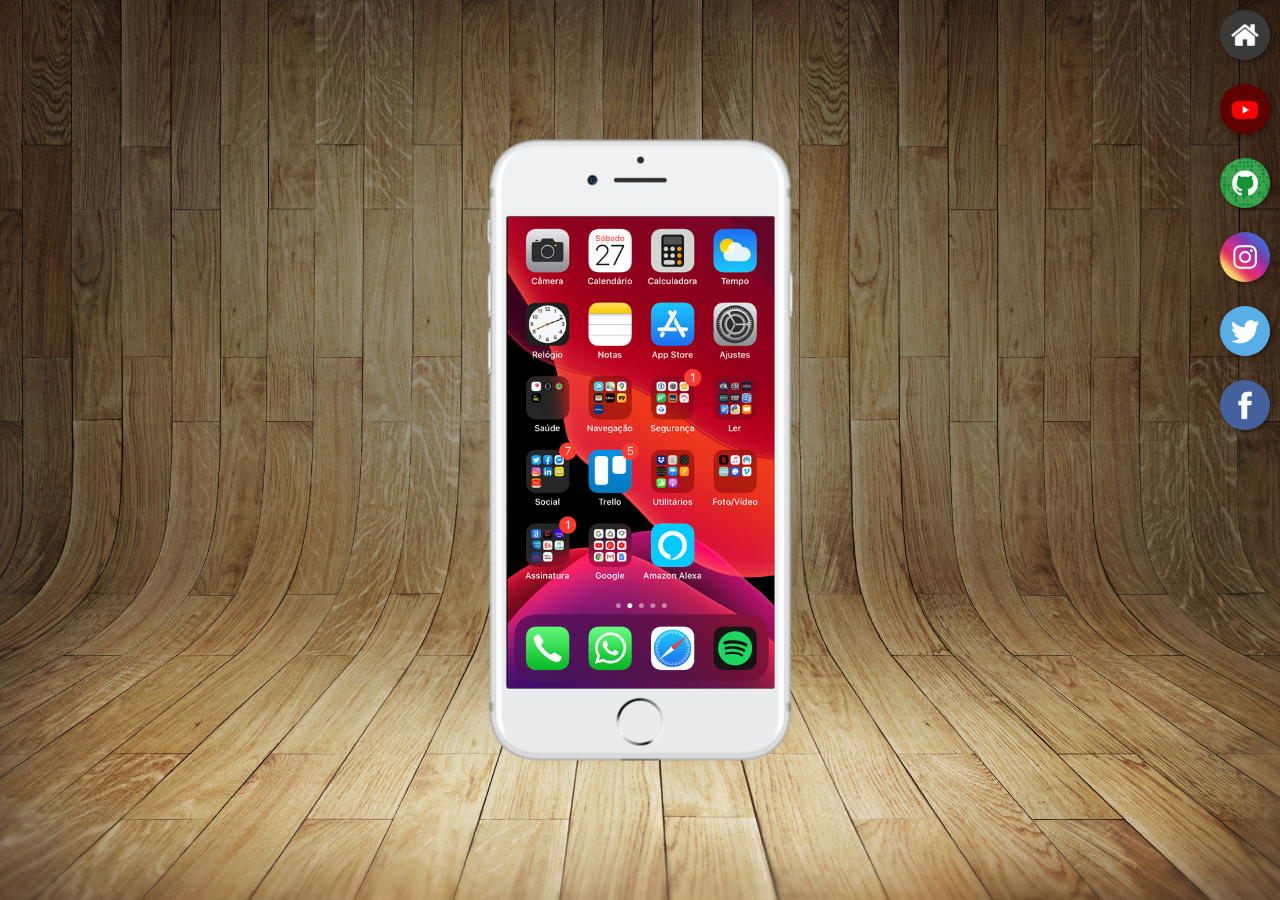
<file: index.html>
<!DOCTYPE html>
<html lang="pt-br">
<head>
    <meta charset="UTF-8">
    <meta name="viewport" content="width=device-width, initial-scale=1.0">
    <link rel="shortcut icon" href="favicon/favicon.ico" type="image/x-icon">
    <link rel="stylesheet" href="estilos/style.css">
    <title>Projeto Redes Sociais</title>
</head>
<body>
    <main>
        <section id="telefone">
            <iframe src="home.html" name="tela" id="tela" frameborder="0">
                Seu navegador não é compatível com isso.
            </iframe>
        </section>
        <section id="redes-sociais">
            <a href="home.html" target="tela"><img src="imagens/logo-home.jpg" alt="logo-ome"></a><br>
            <a href="youtube.html" target="tela"><img src="imagens/logo-youtube.jpg" alt="logo-youtube"></a><br>
            <a href="github.html" target="tela"><img src="imagens/logo-github.jpg" alt="logo-github"></a><br>
            <a href="instagram.html" target="tela"><img src="imagens/logo-instagram.jpg" alt="logo-instagram"></a><br>
            <a href="twitter.html" target="tela"><img src="imagens/logo-twitter.jpg" alt="logo-twitter"></a><br>
            <a href="facebook.html" target="tela"><img src="imagens/logo-facebook.jpg" alt="logo-facebook"></a>
        </section>
    </main>
</body>
</html>
</file>
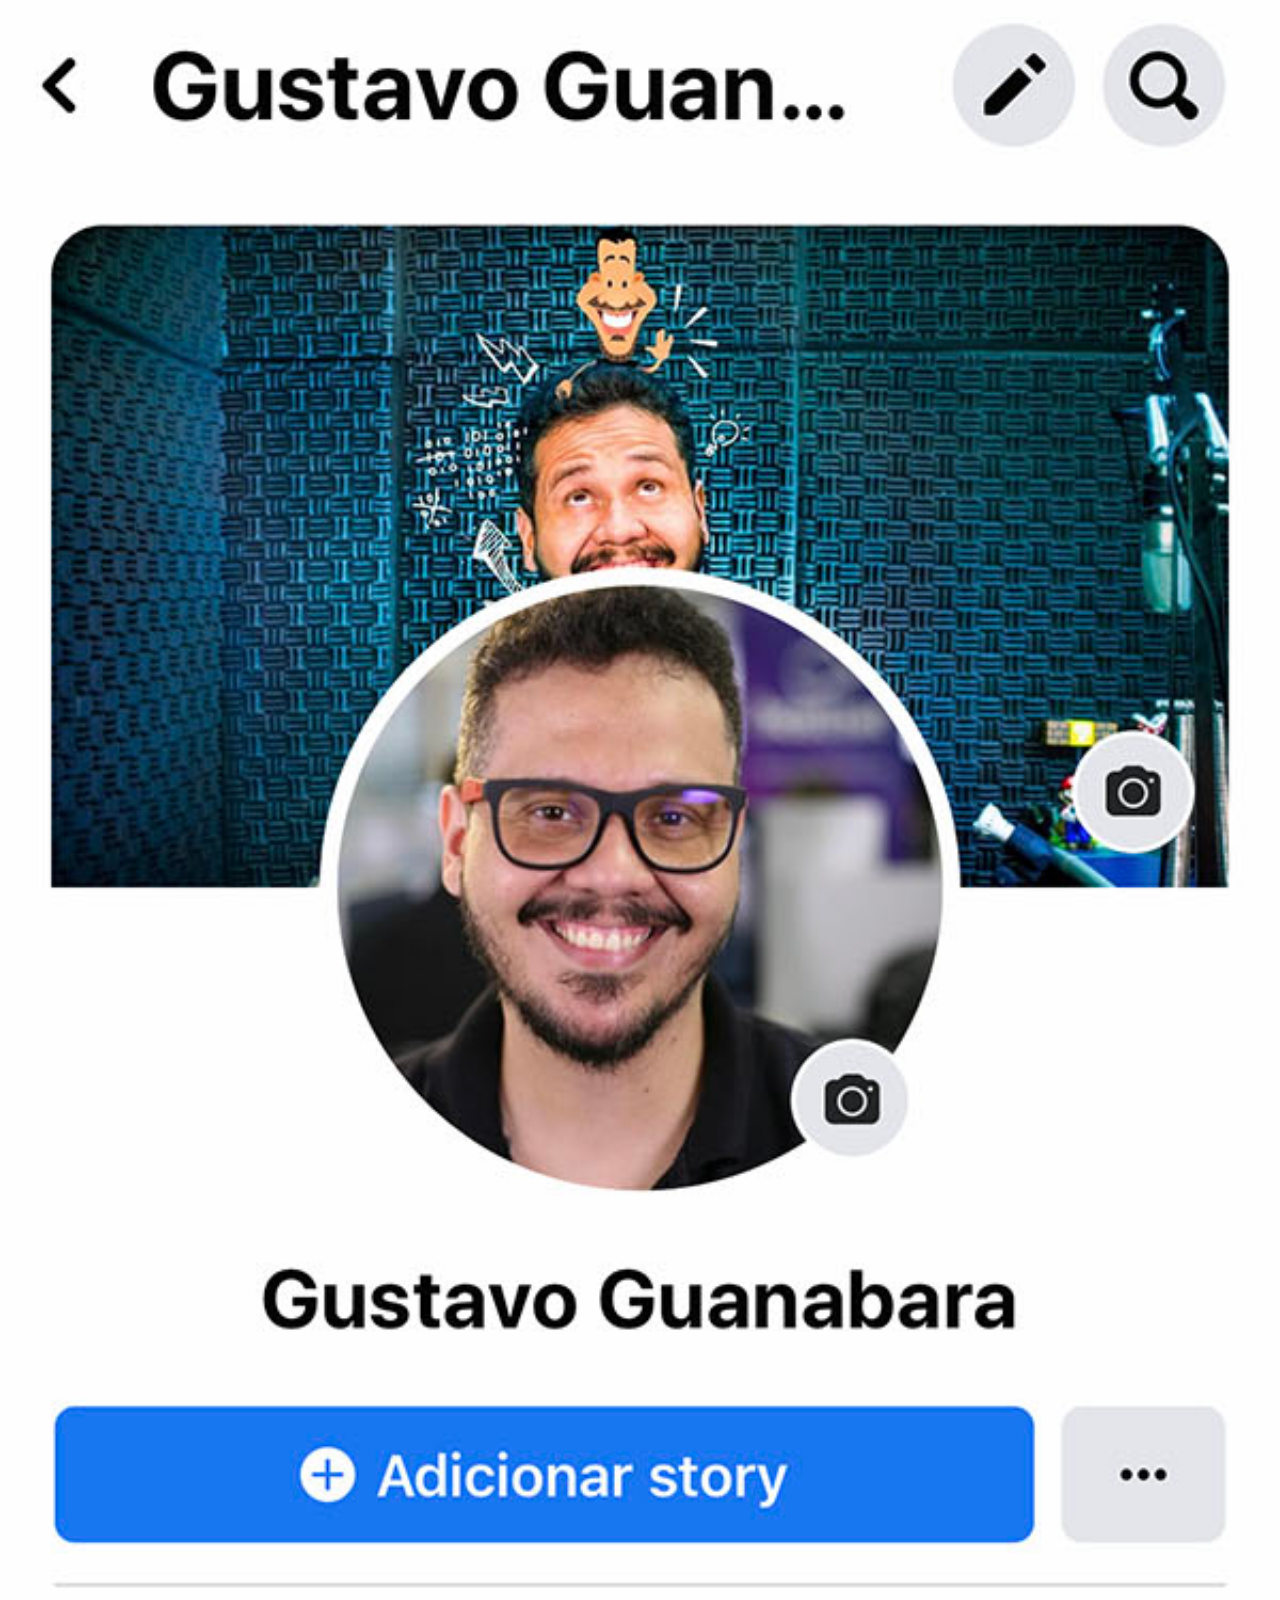
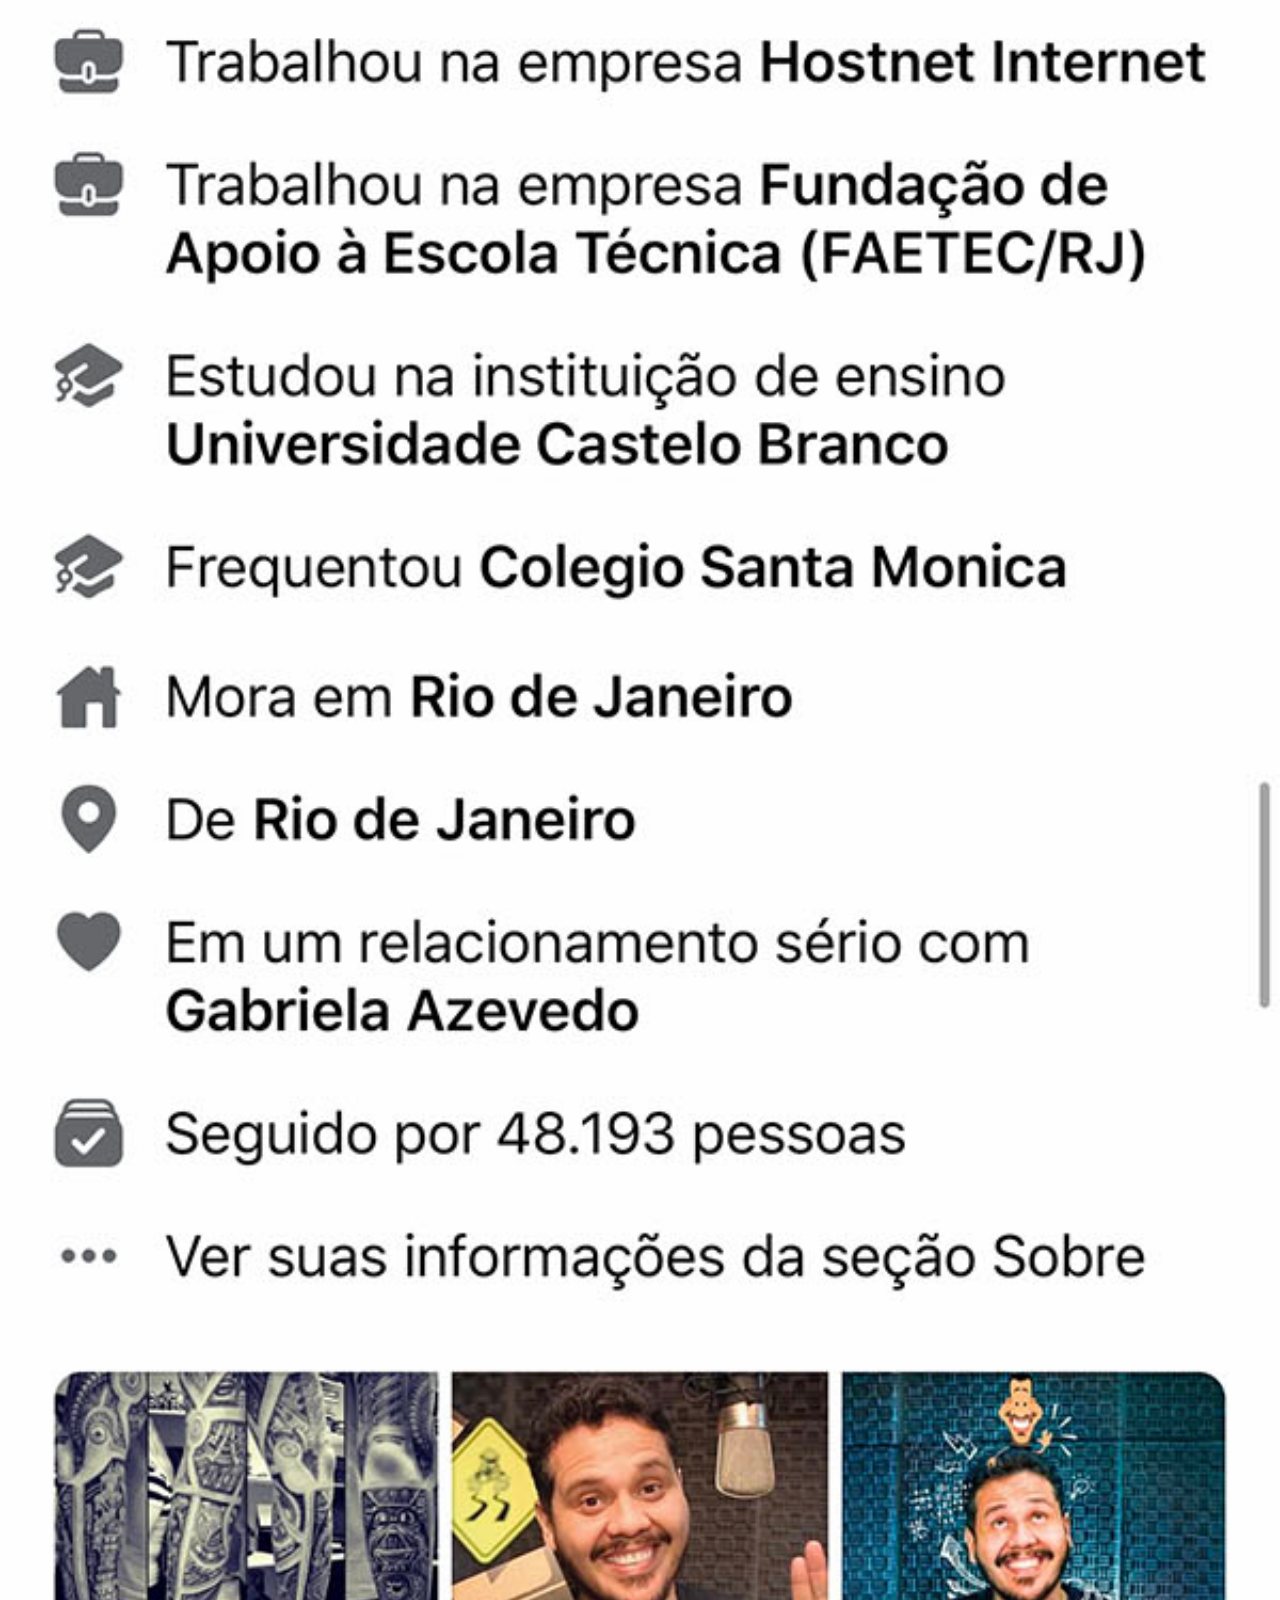
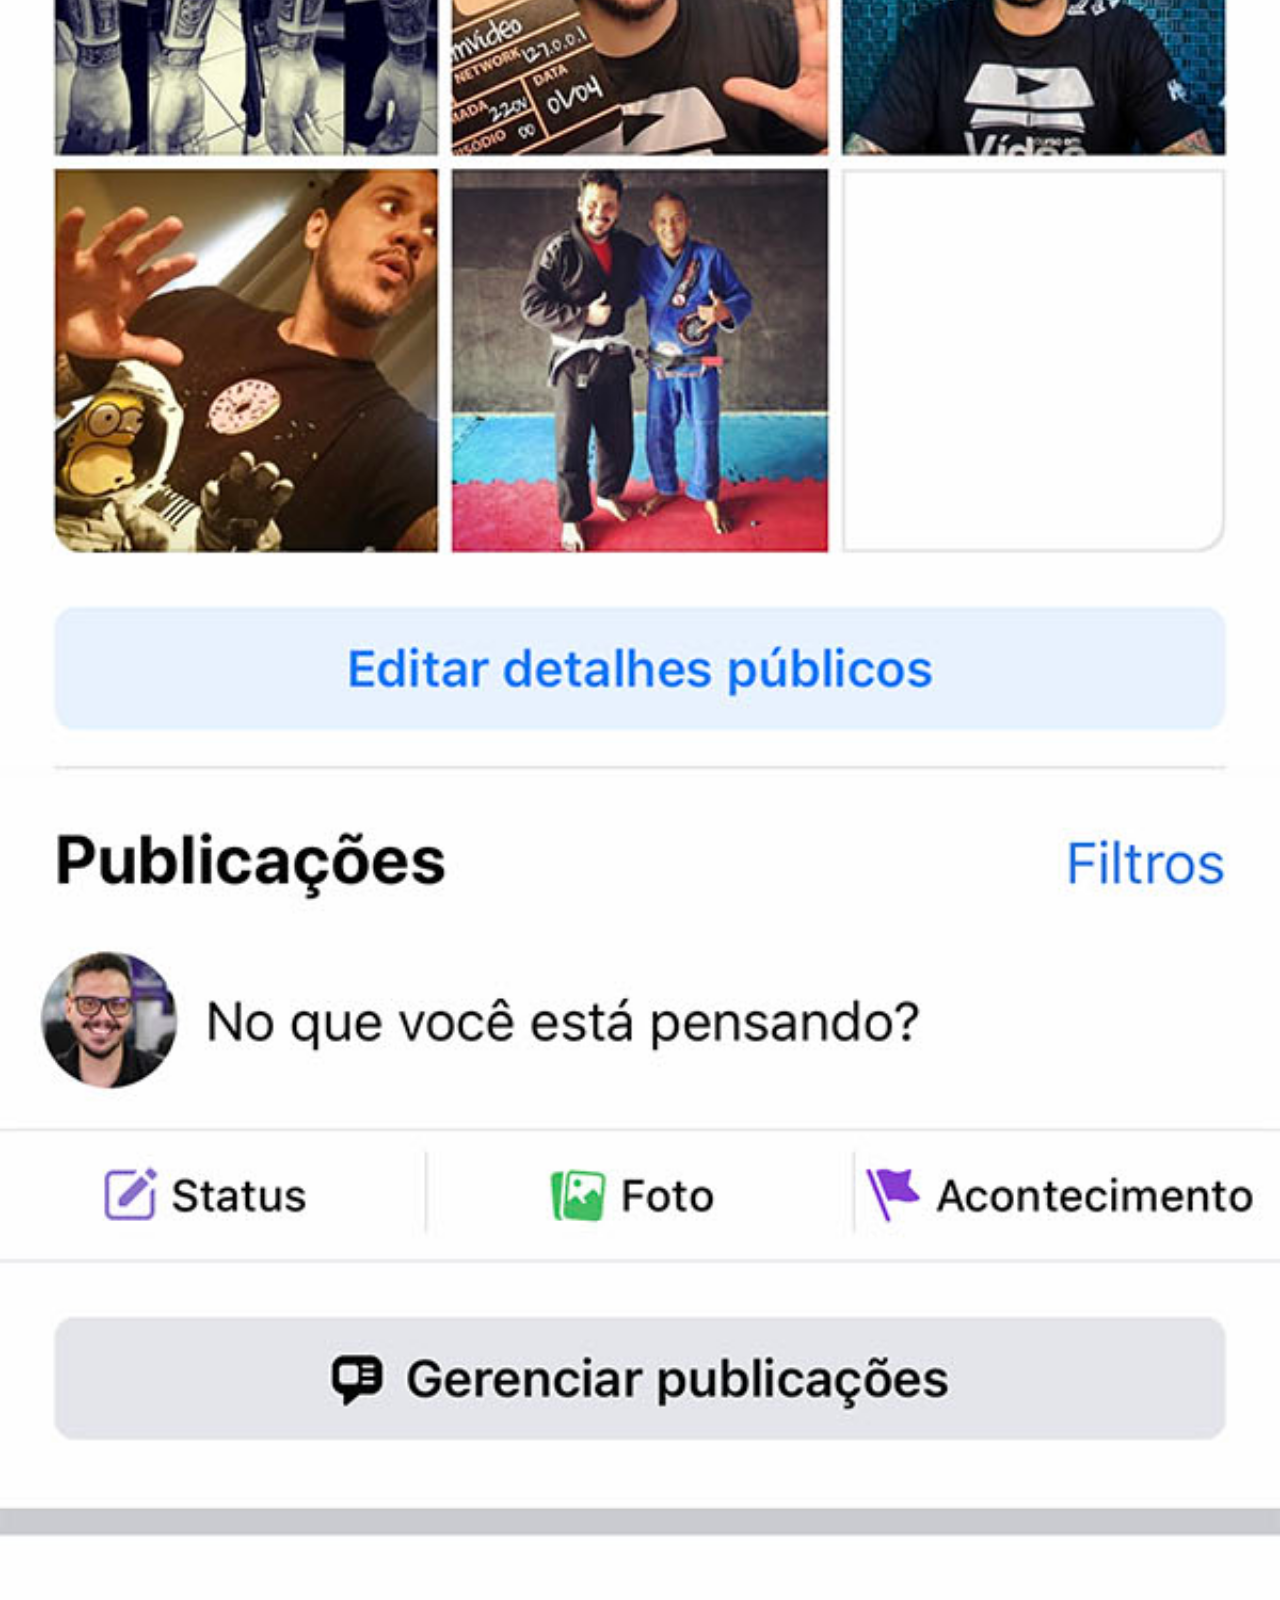
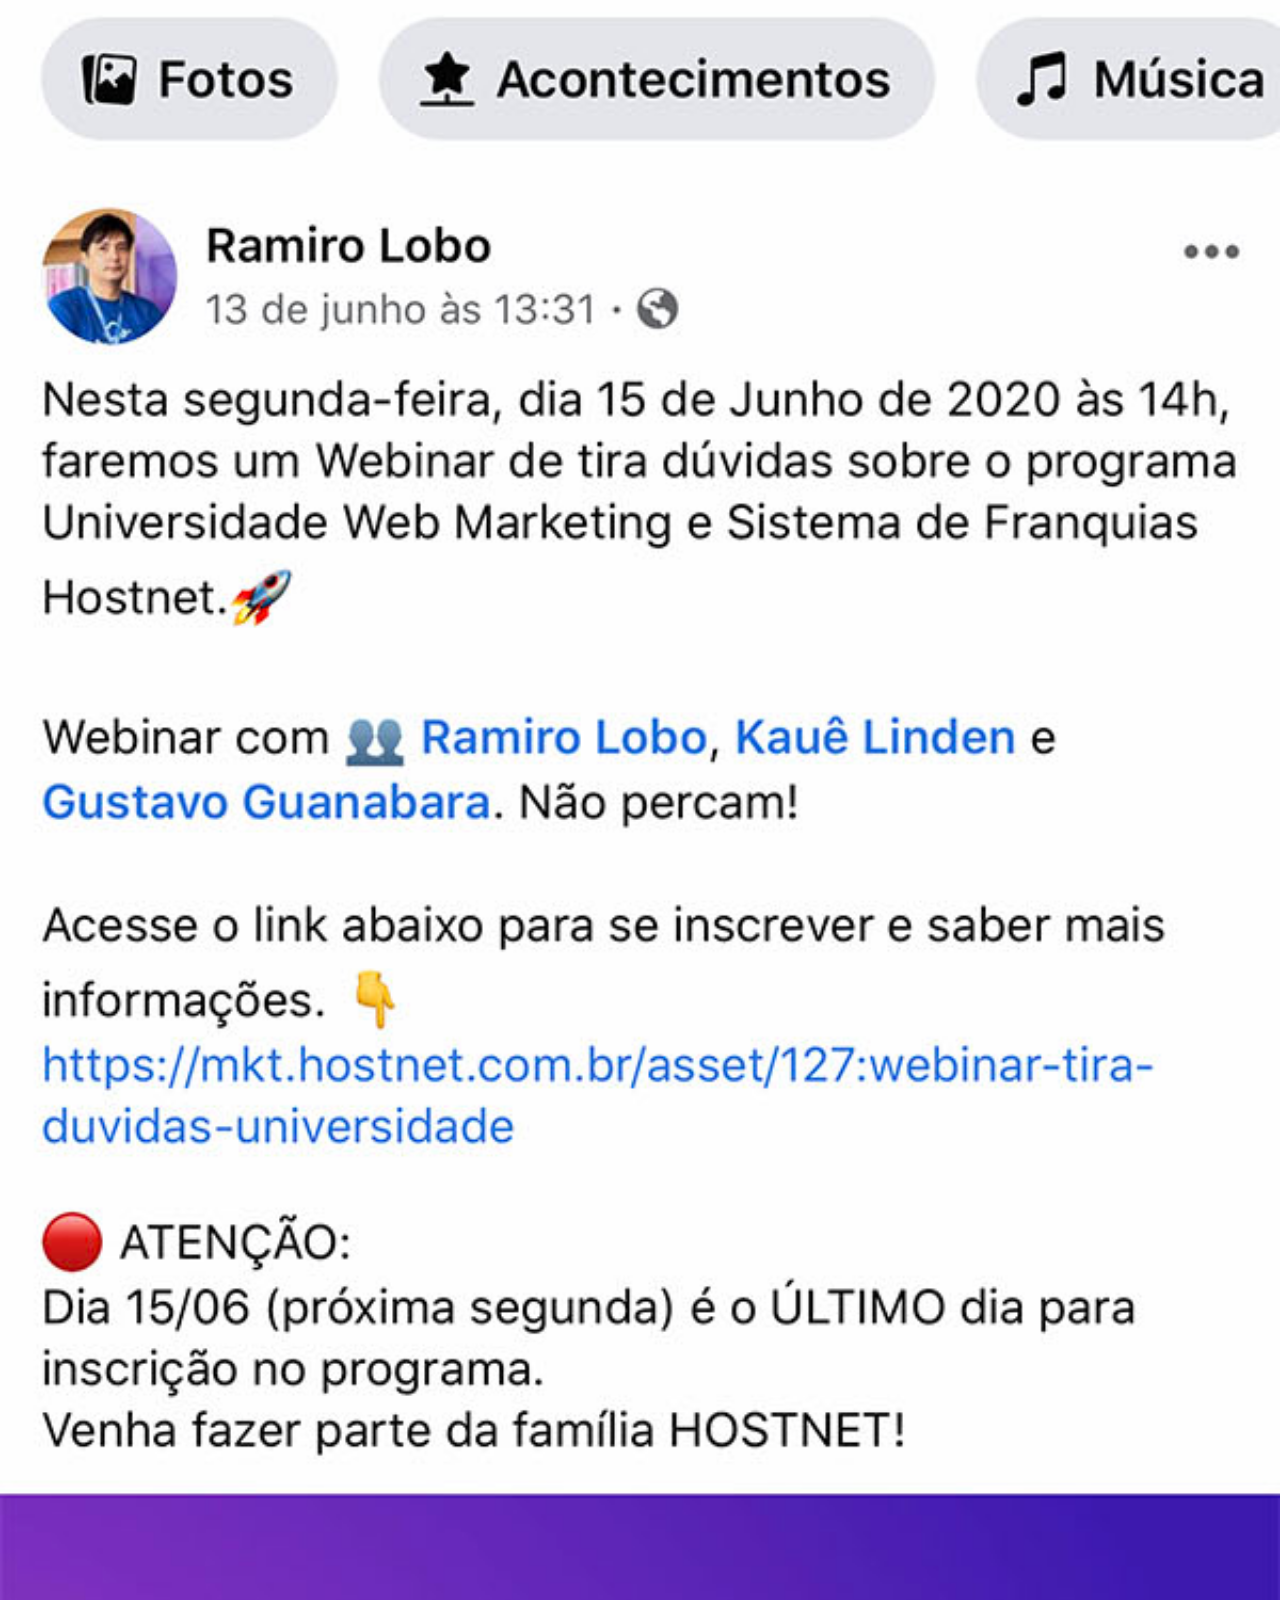
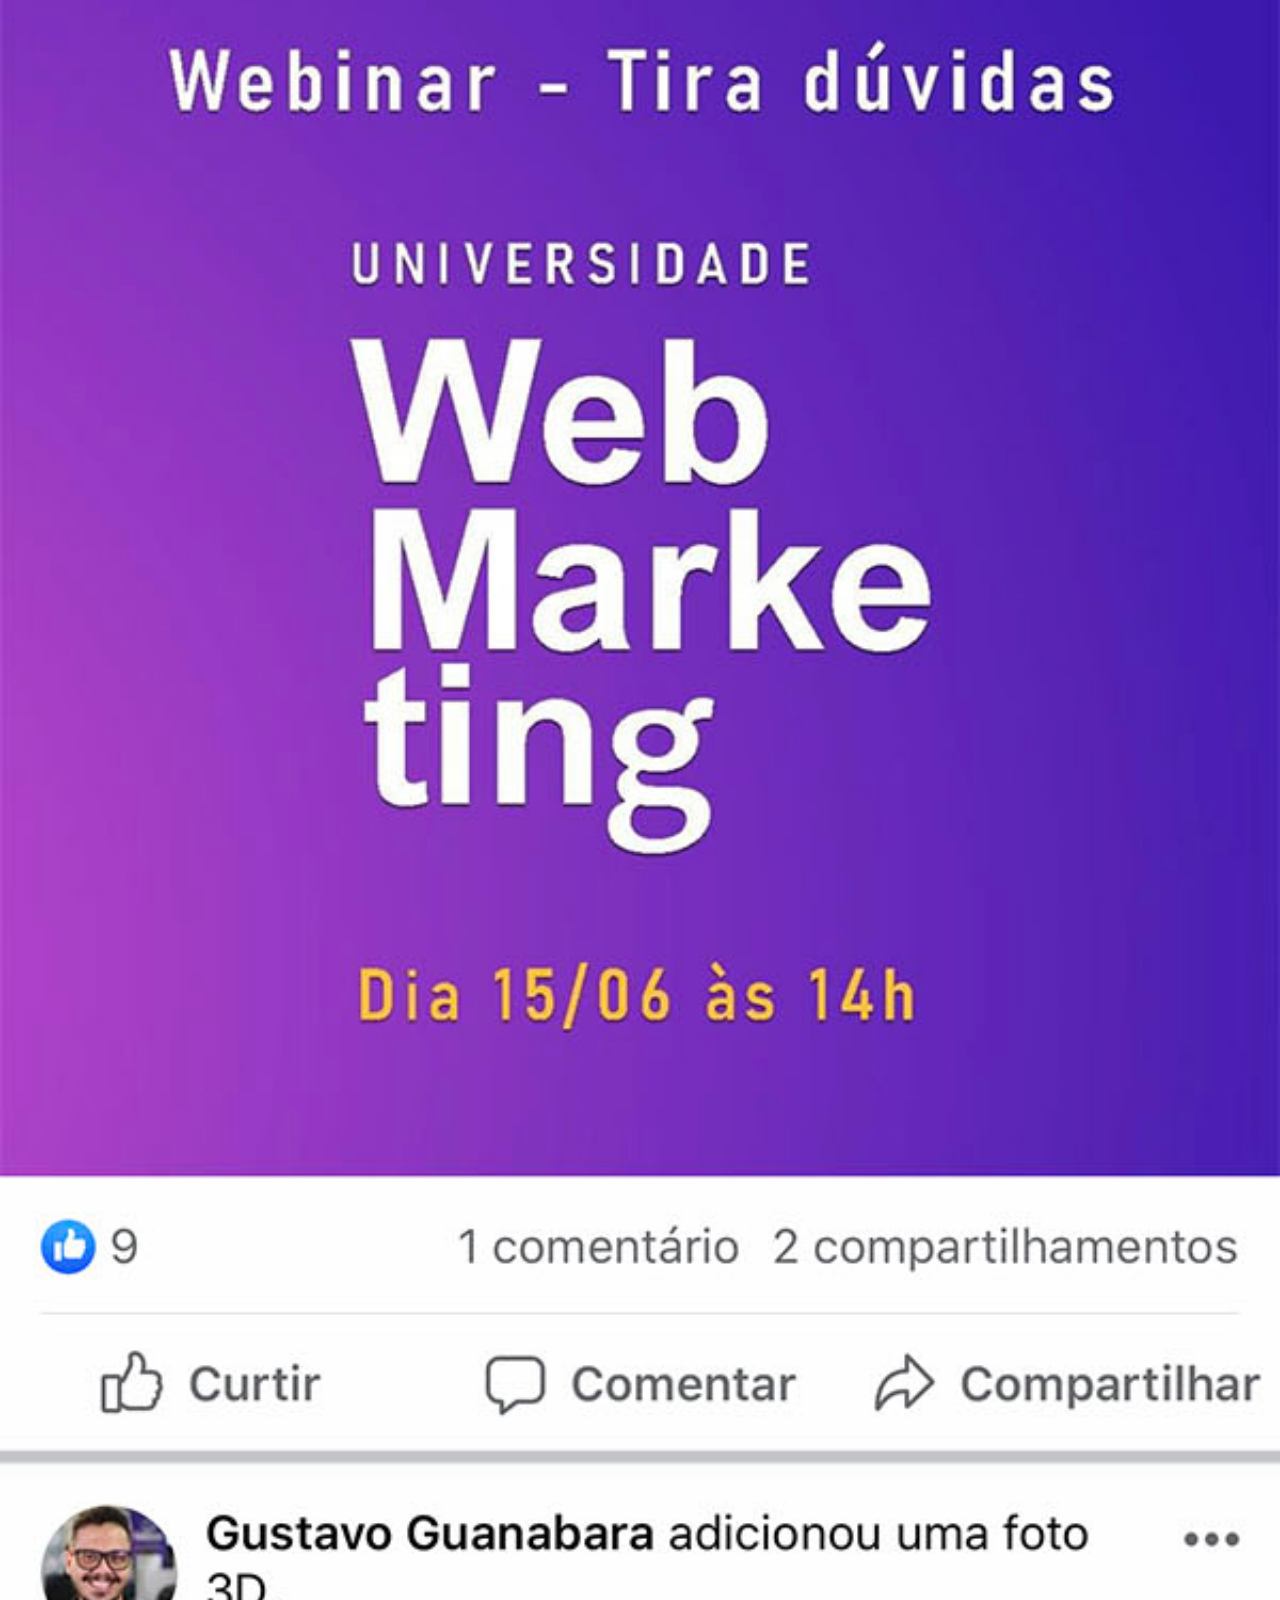
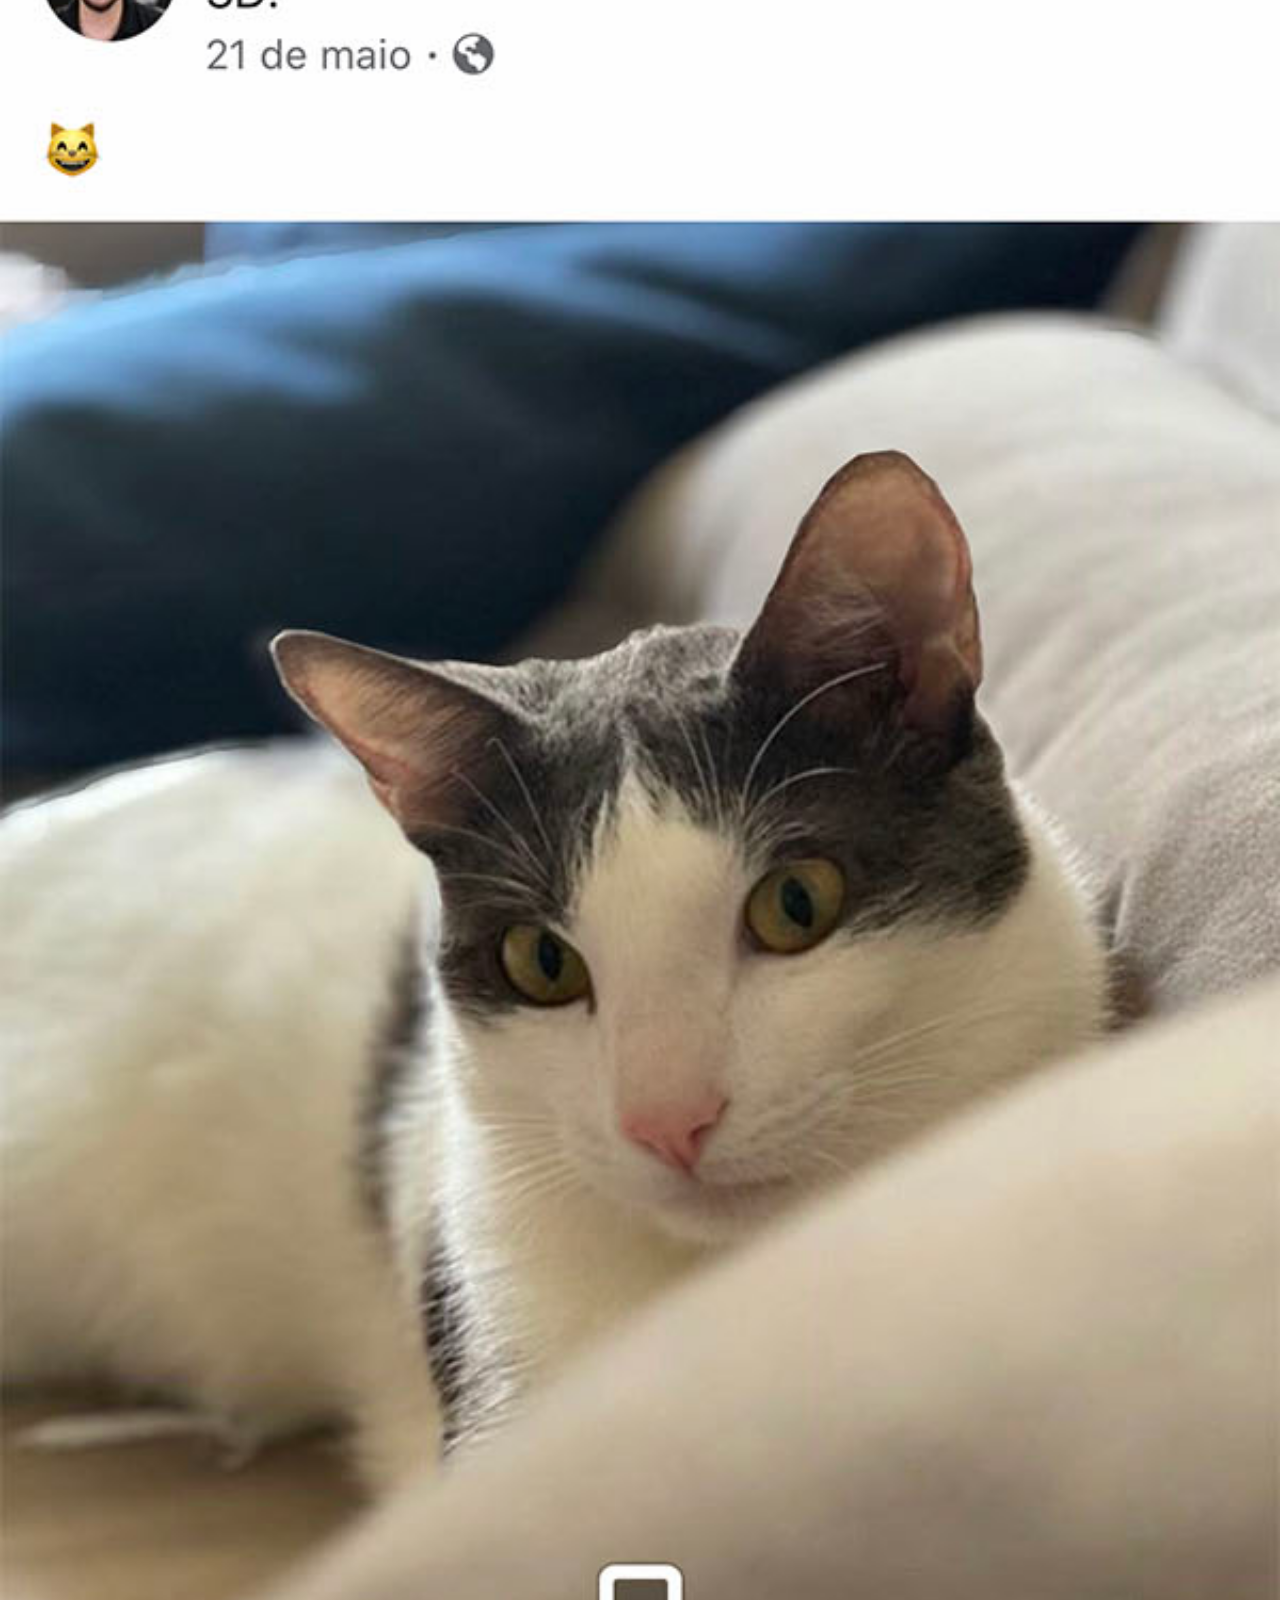
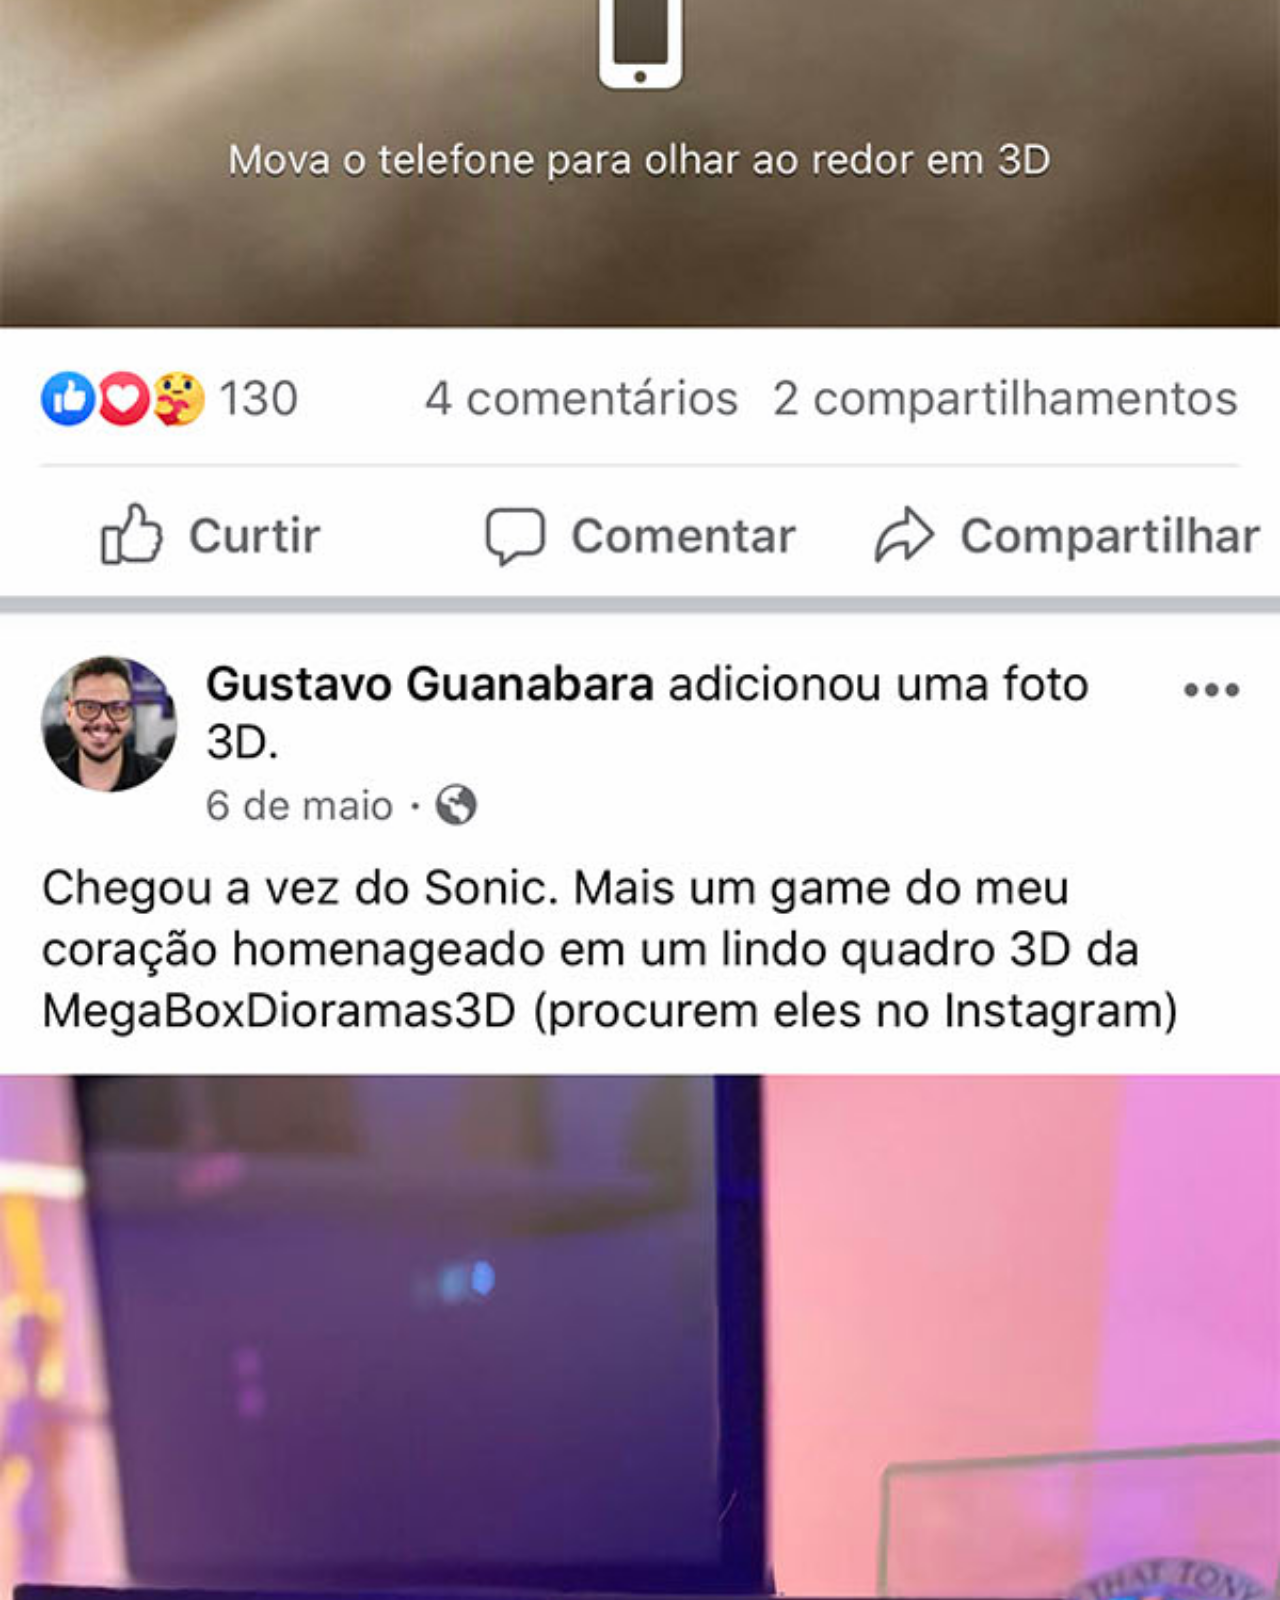
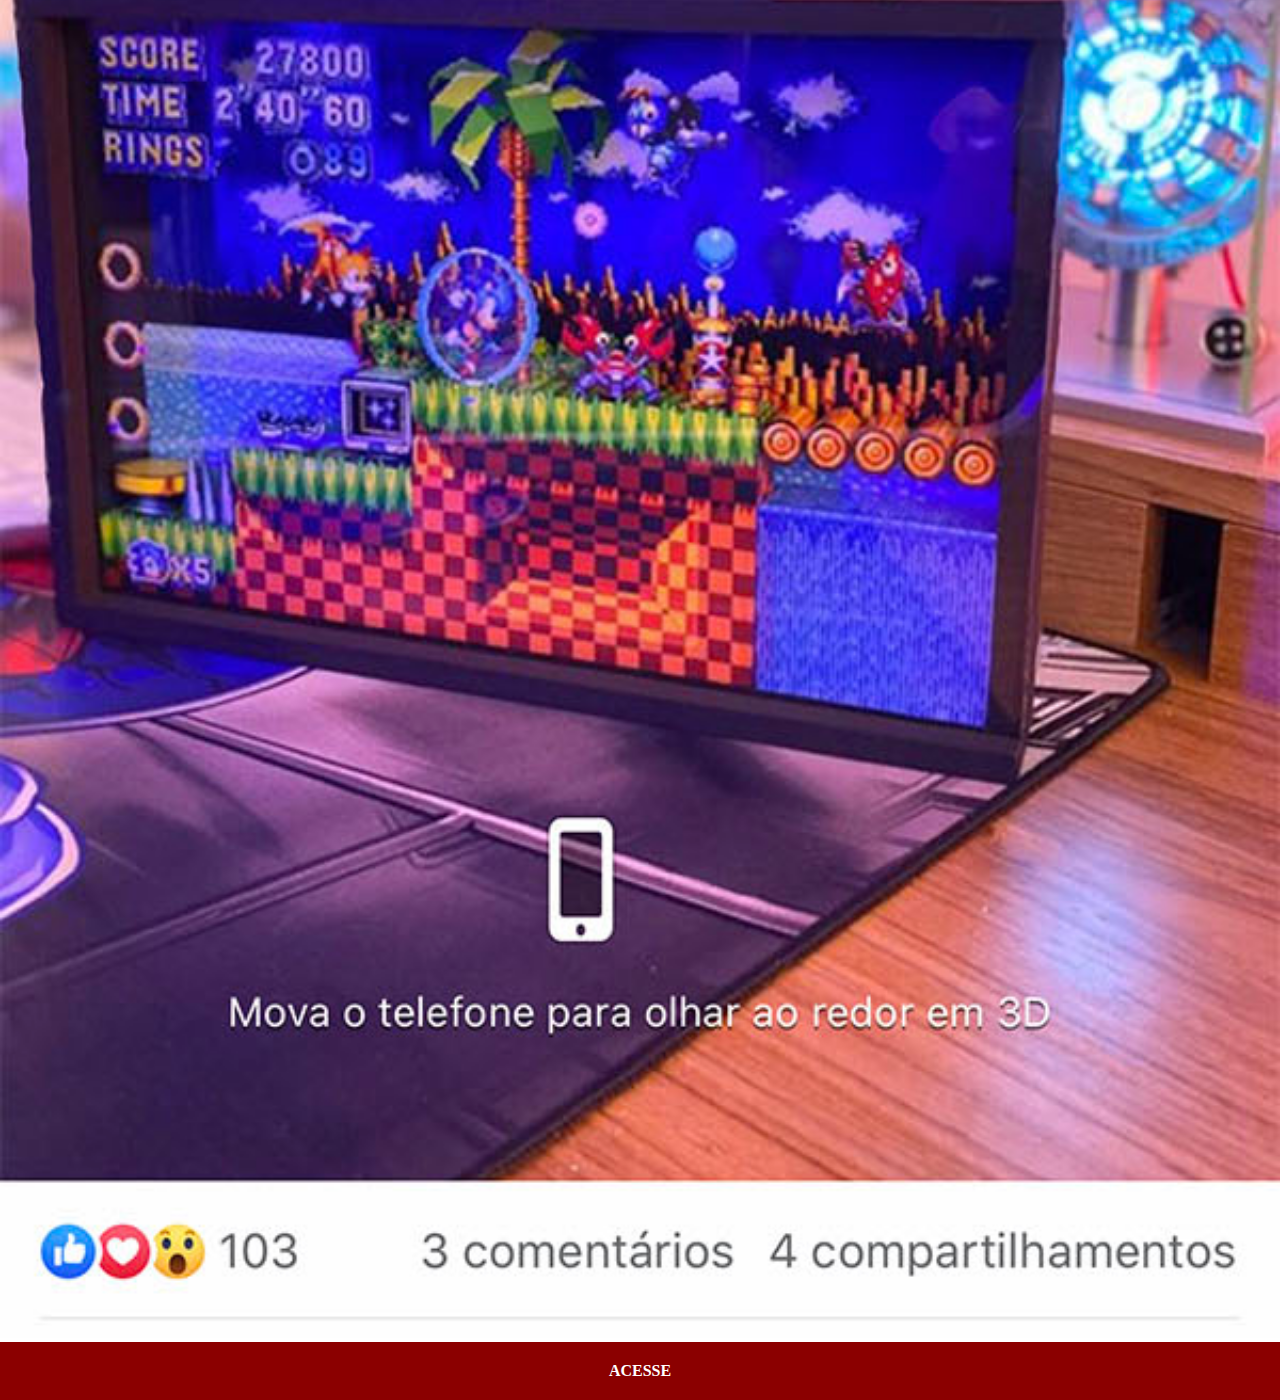
<file: facebook.html>
<!DOCTYPE html>
<html lang="pt-br">
<head>
    <meta charset="UTF-8">
    <meta name="viewport" content="width=device-width, initial-scale=1.0">
    <link rel="stylesheet" href="estilos/social.css">
    <title>Facebook</title>
</head>
<body>
    <img src="imagens/tela-facebook.jpg" alt="tela-facebook">
    <a href="https://web.facebook.com/gustavoguanabara/?locale=pt_BR&_rdc=1&_rdr#" target="_blank">ACESSE</a>
</body>
</html>
</file>
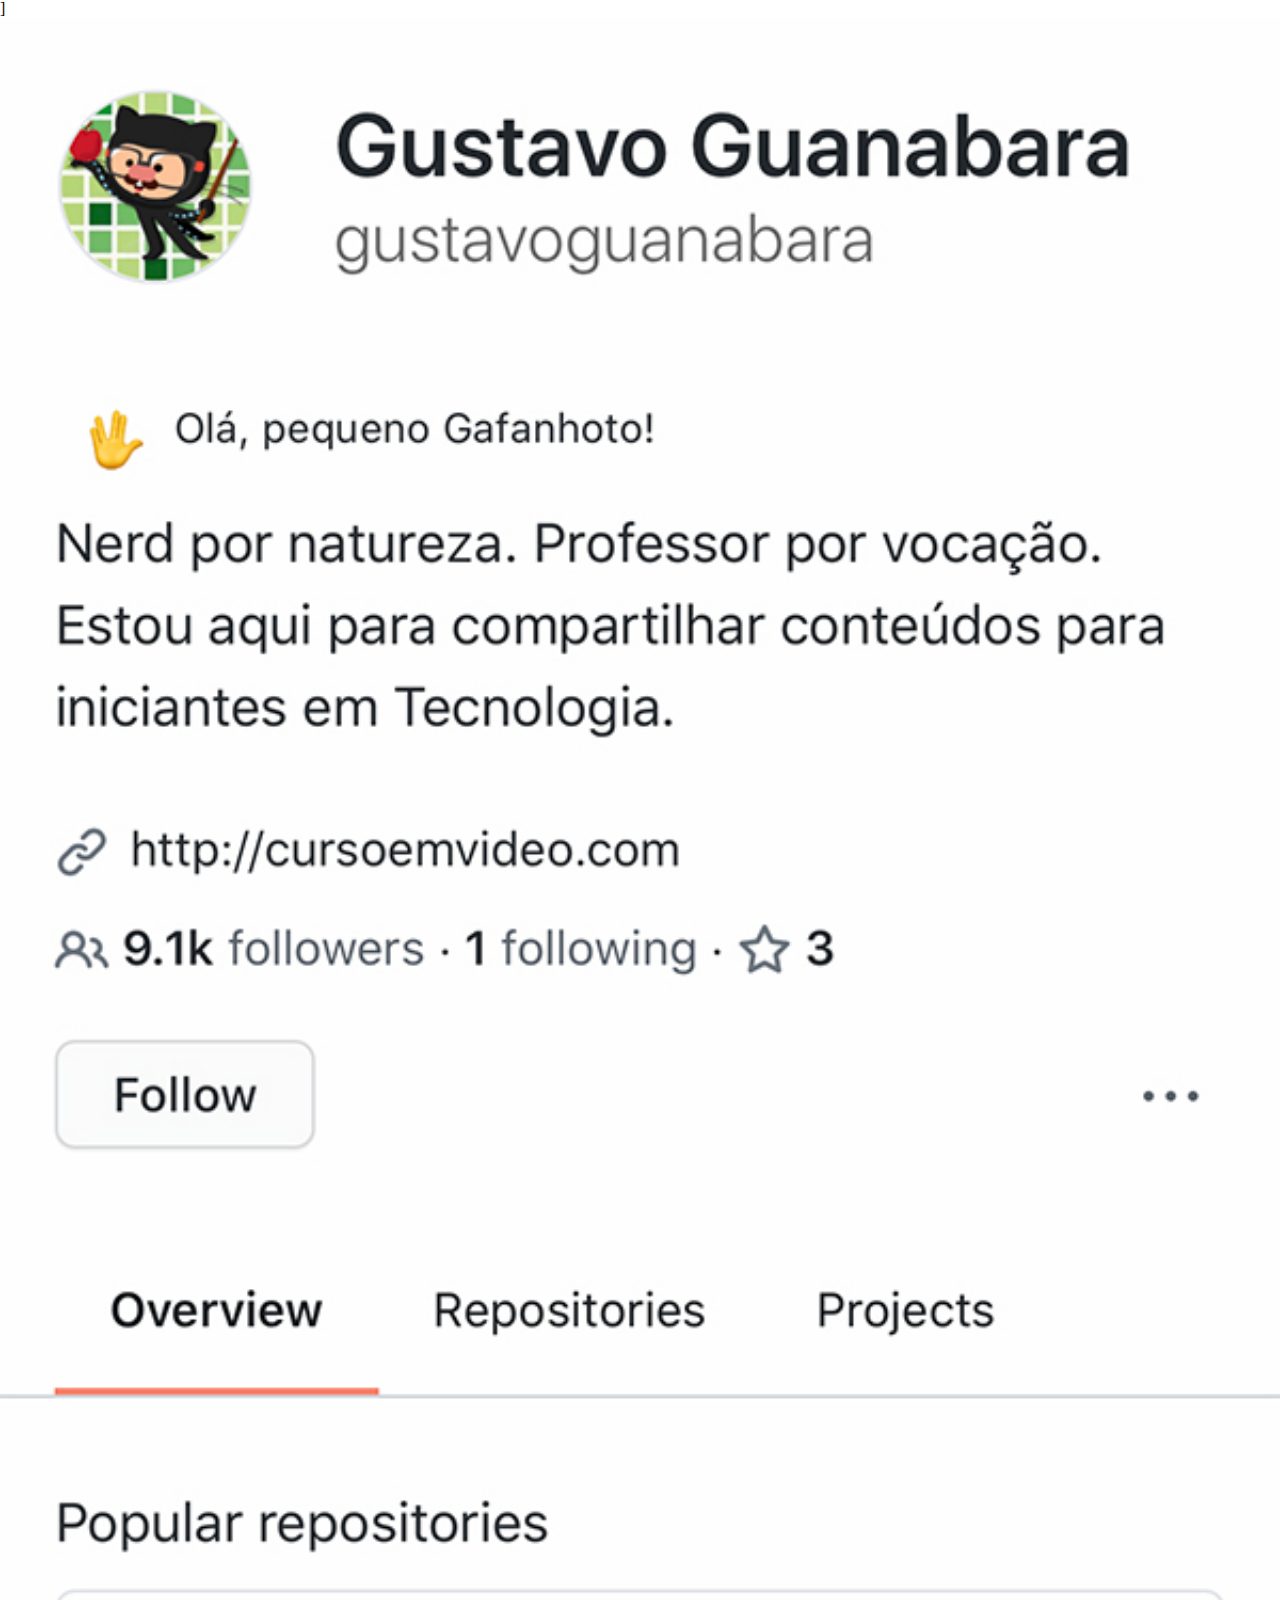
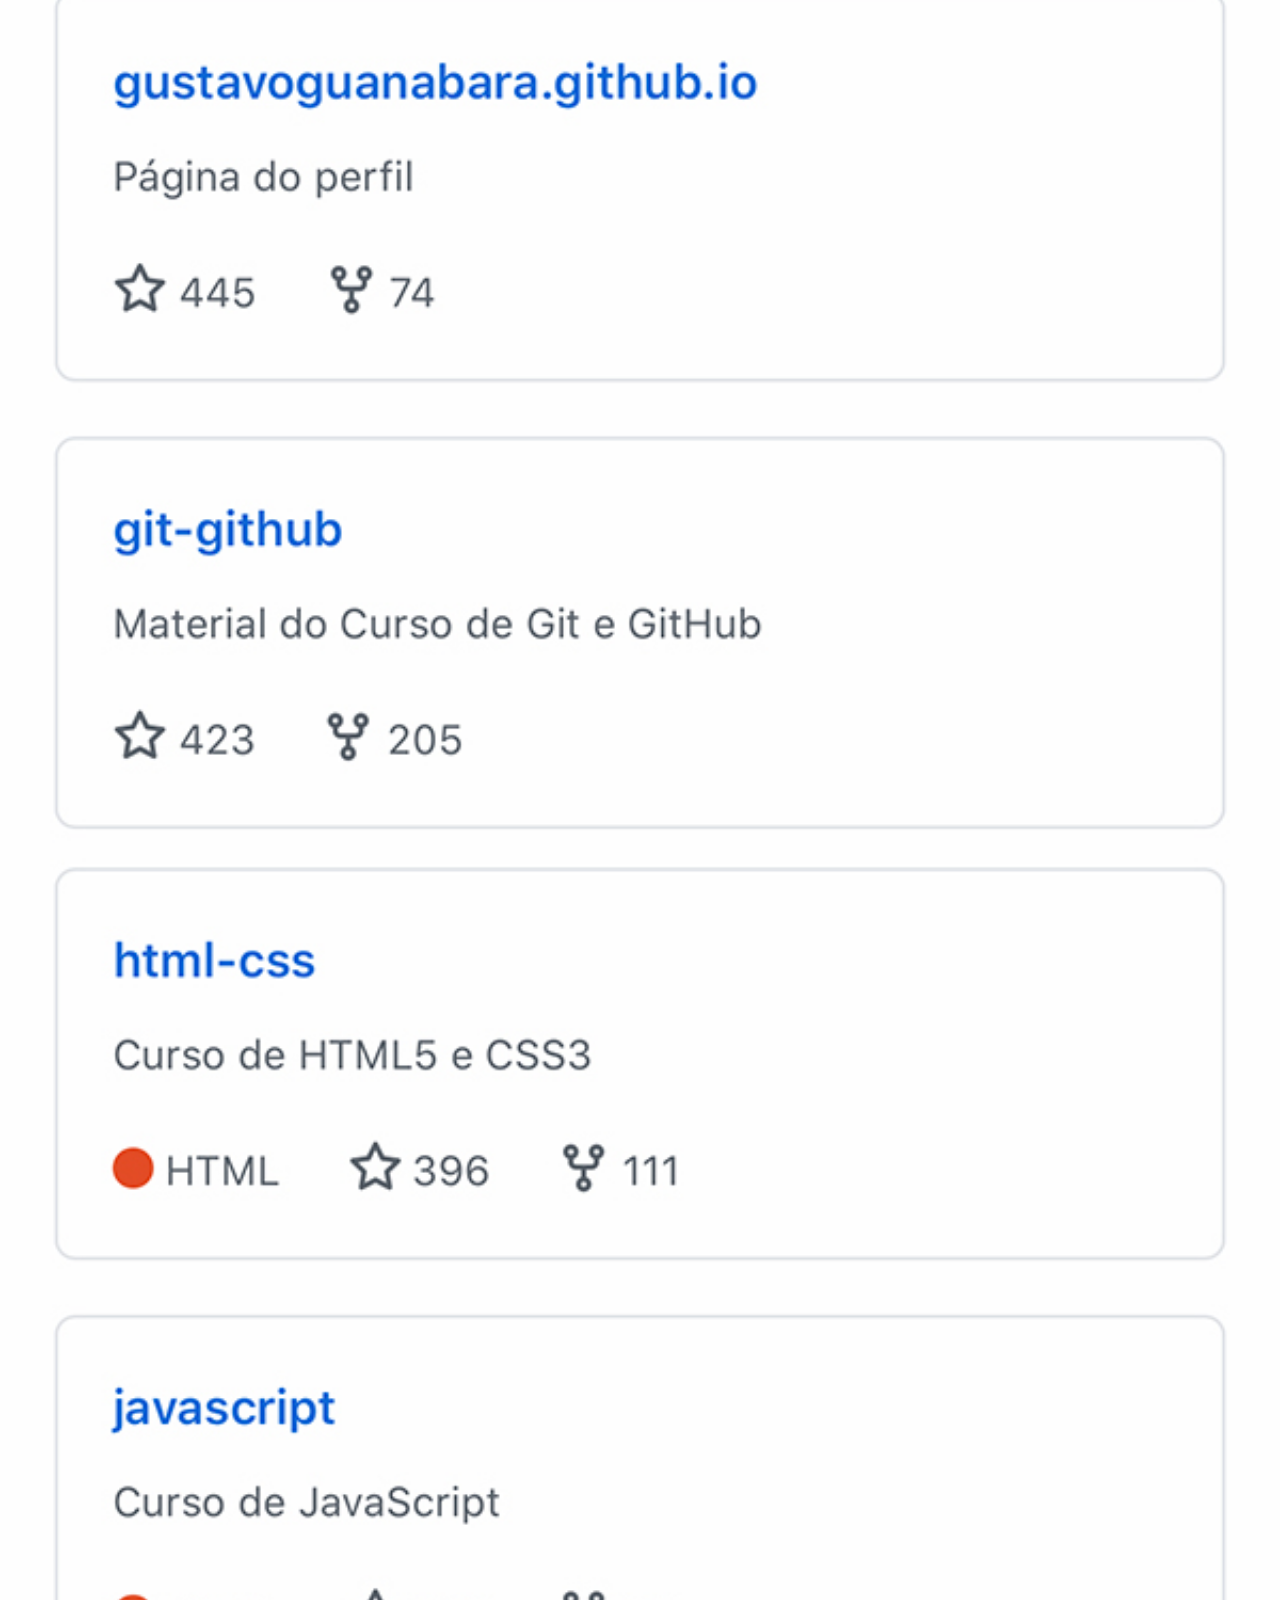
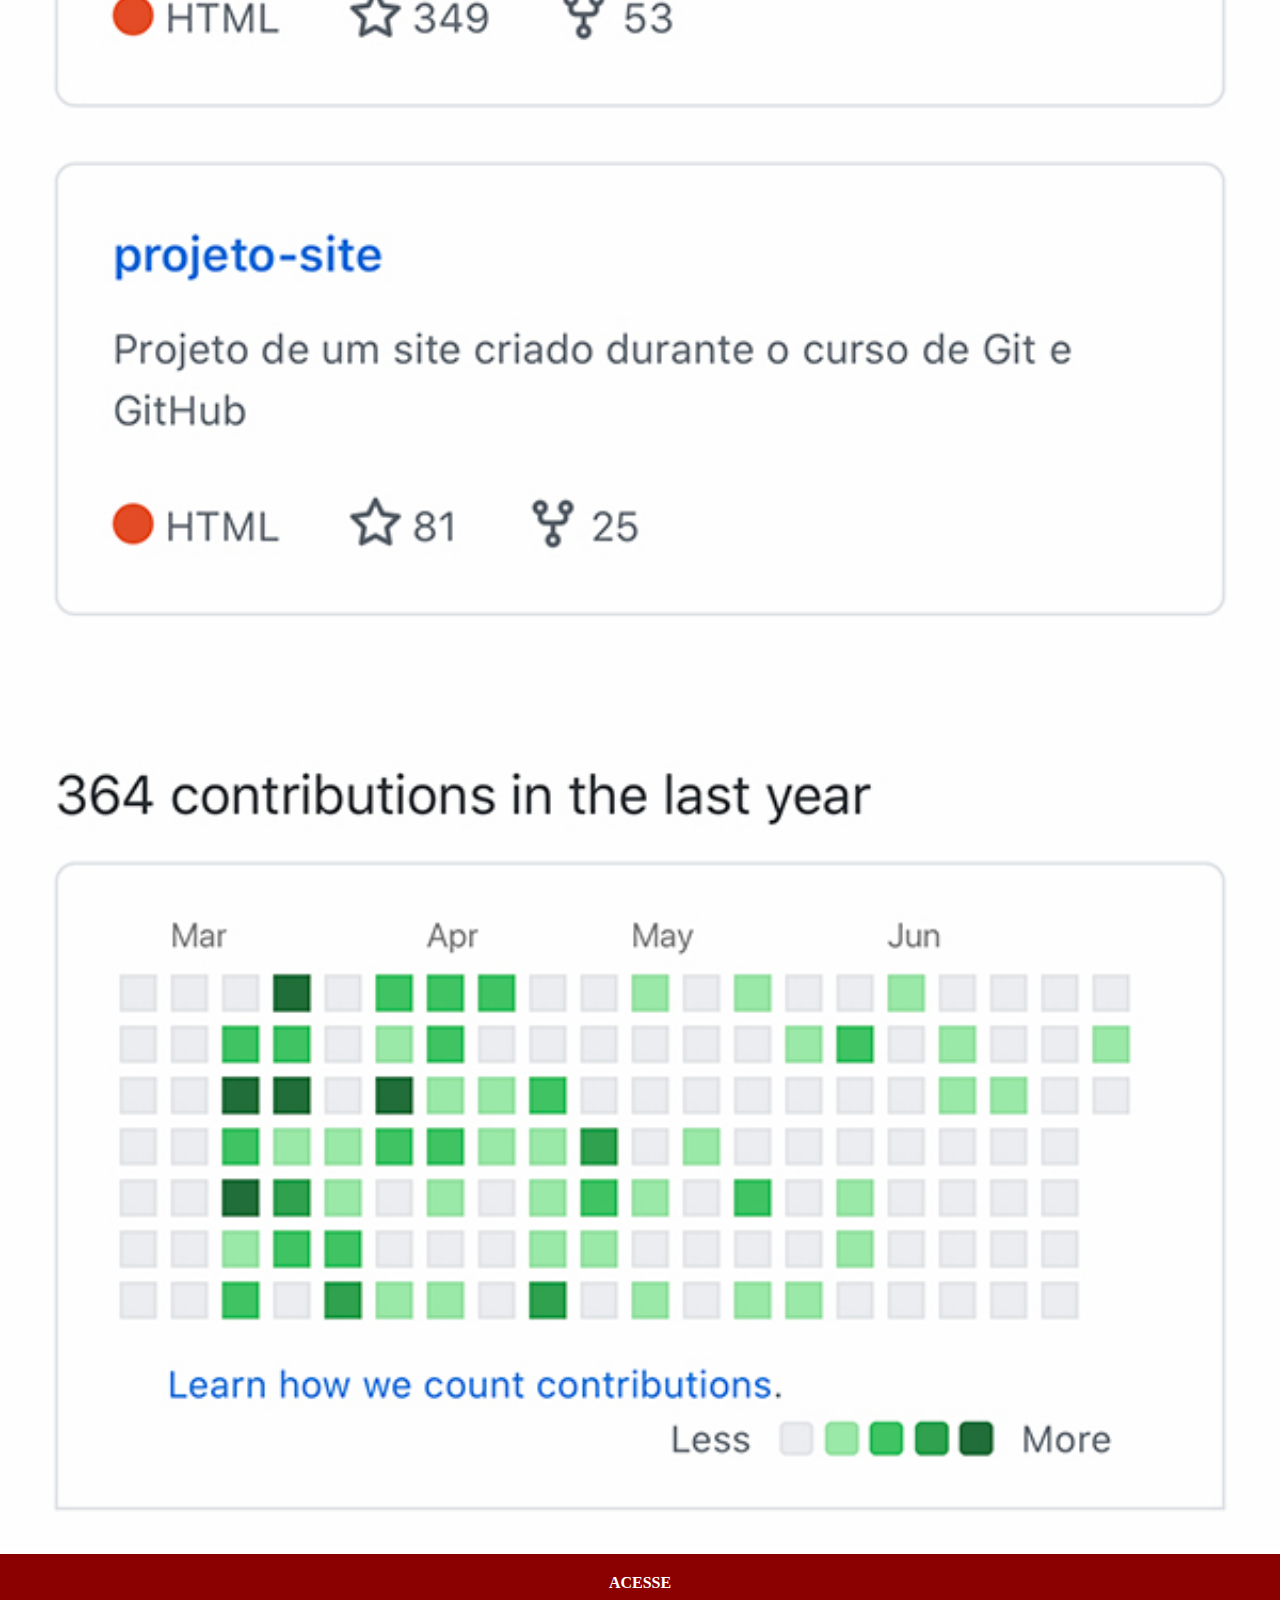
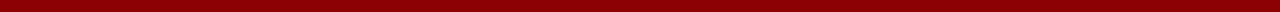
<file: github.html>
<!DOCTYPE html>
<html lang="pt-br">
<head>
    <meta charset="UTF-8">
    <meta name="viewport" content="width=device-width, initial-scale=1.0">]
    <link rel="stylesheet" href="estilos/social.css">
    <title>GitHub</title>
</head>
<body>
    <img src="imagens/tela-github.jpg" alt="tela-github">
    <a href="https://github.com/gustavoguanabara" target="_blank">ACESSE</a>
</body>
</html>
</file>
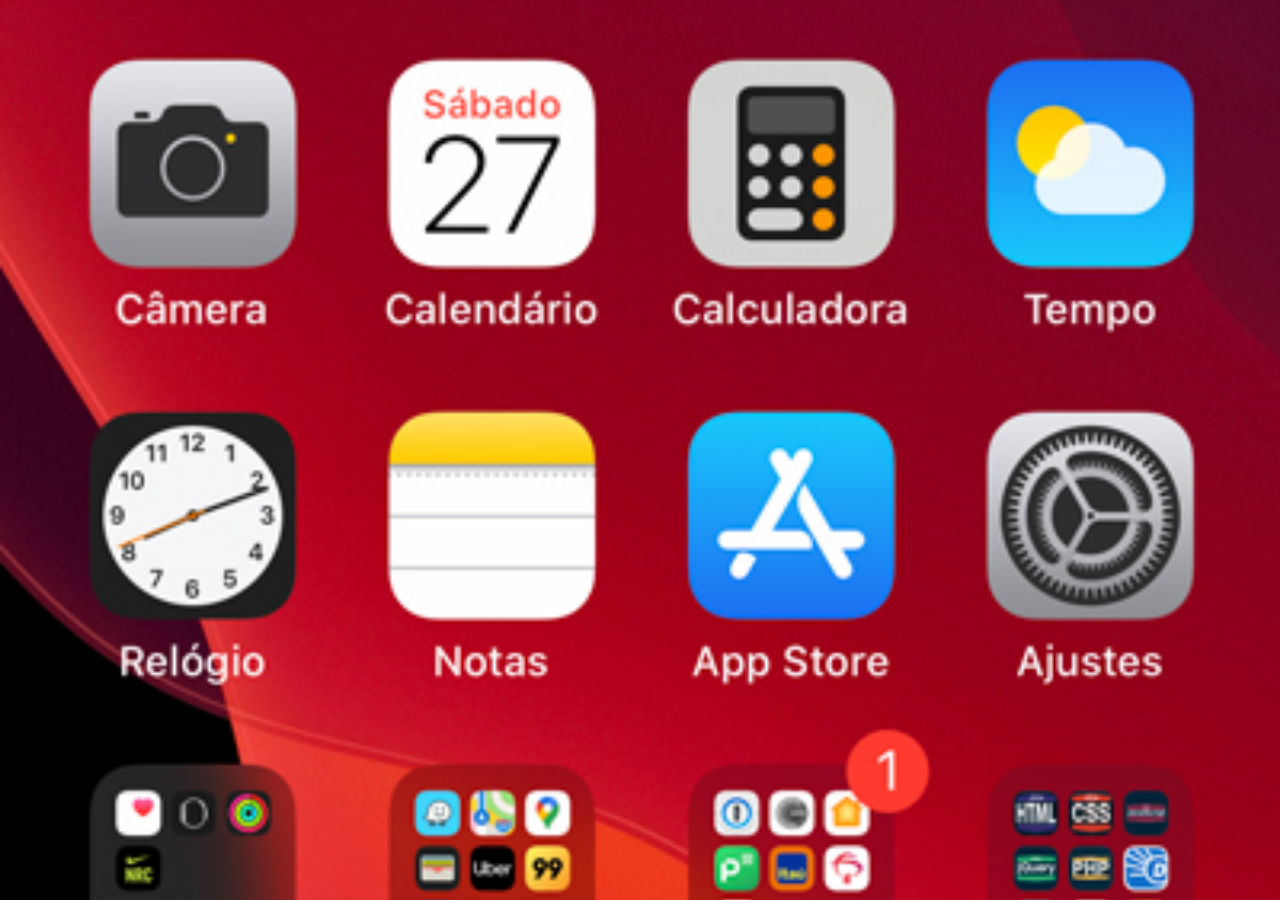
<file: home.html>
<!DOCTYPE html>
<html lang="pt-br">
<head>
    <meta charset="UTF-8">
    <meta name="viewport" content="width=device-width, initial-scale=1.0">
    <title>Home</title>
    <Style>
        * {
            margin: 0px;
            padding: 0px;
        }

        body {
            width: 100vw;
            height: 100vh;
            background: black url('imagens/tela-home.jpg') no-repeat top center fixed; 
            background-size: cover;
        }
    </Style>
</head>
<body>
    
</body>
</html>
</file>
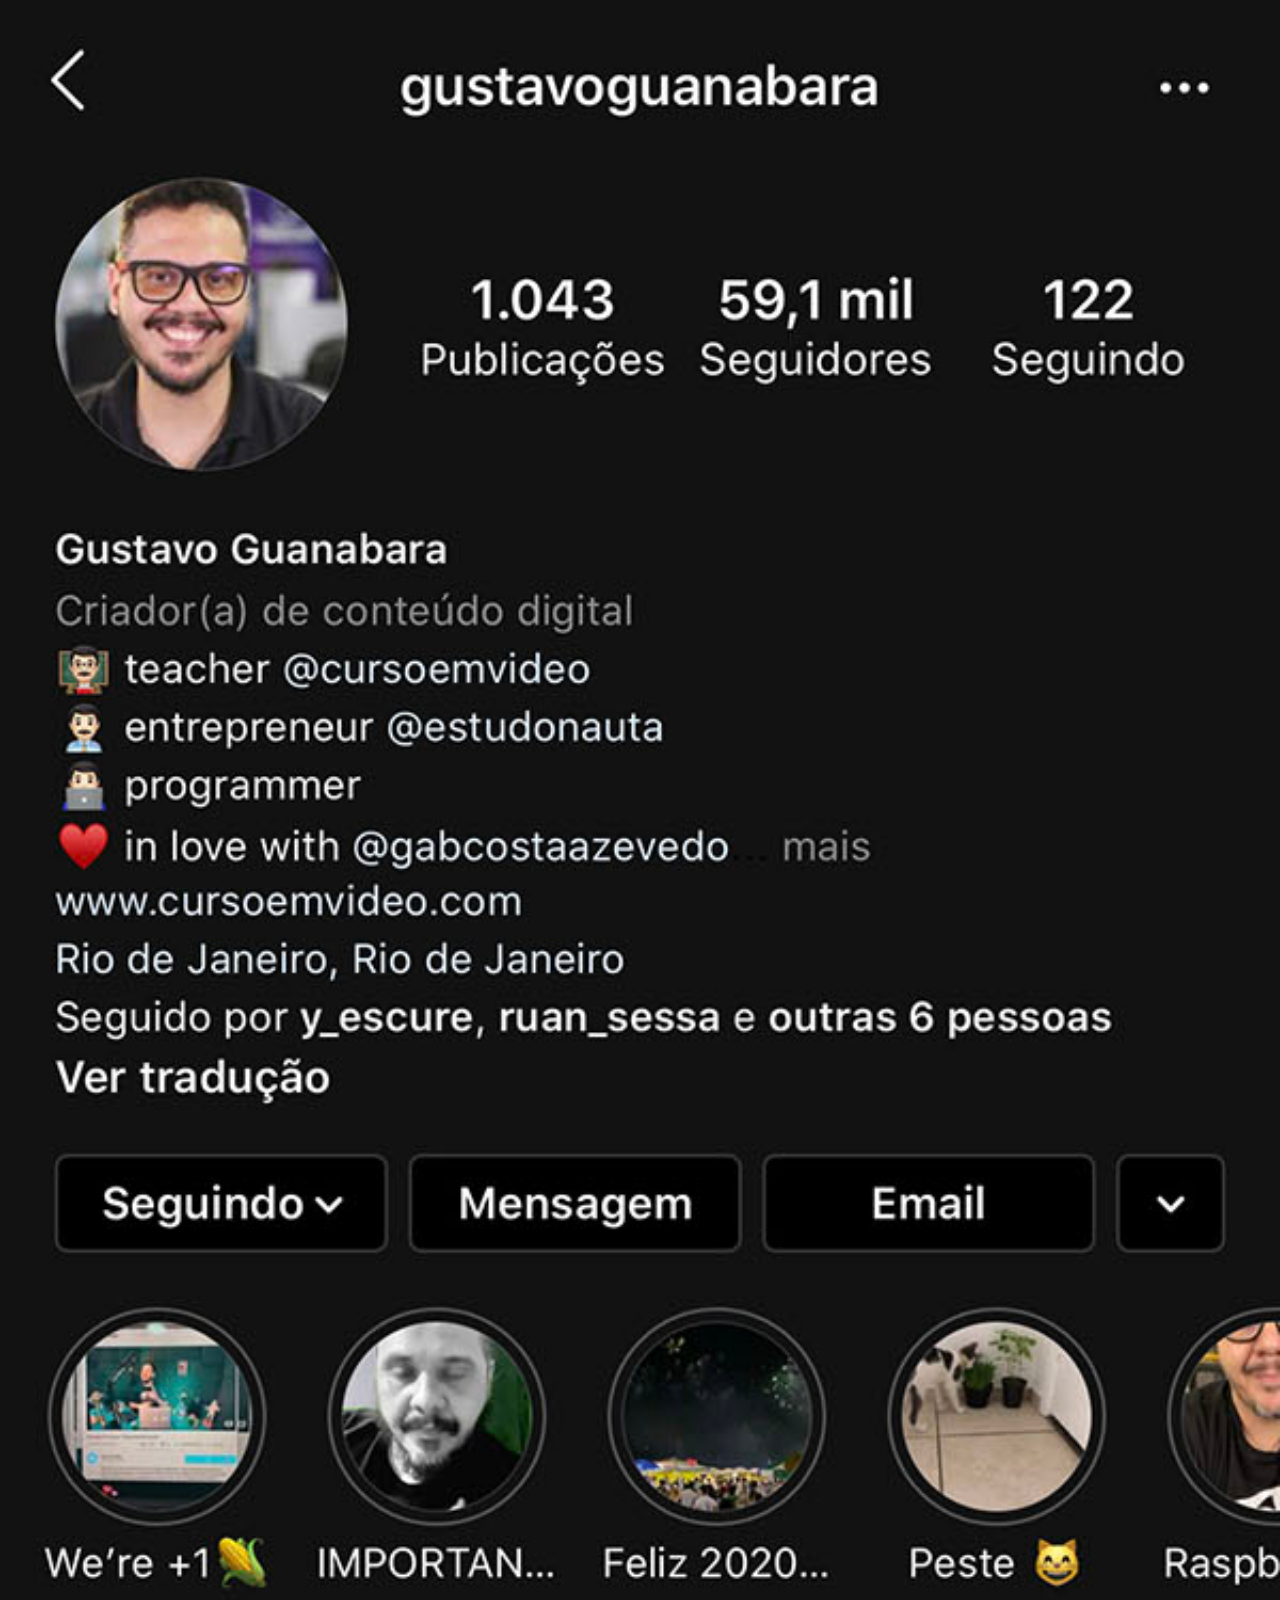
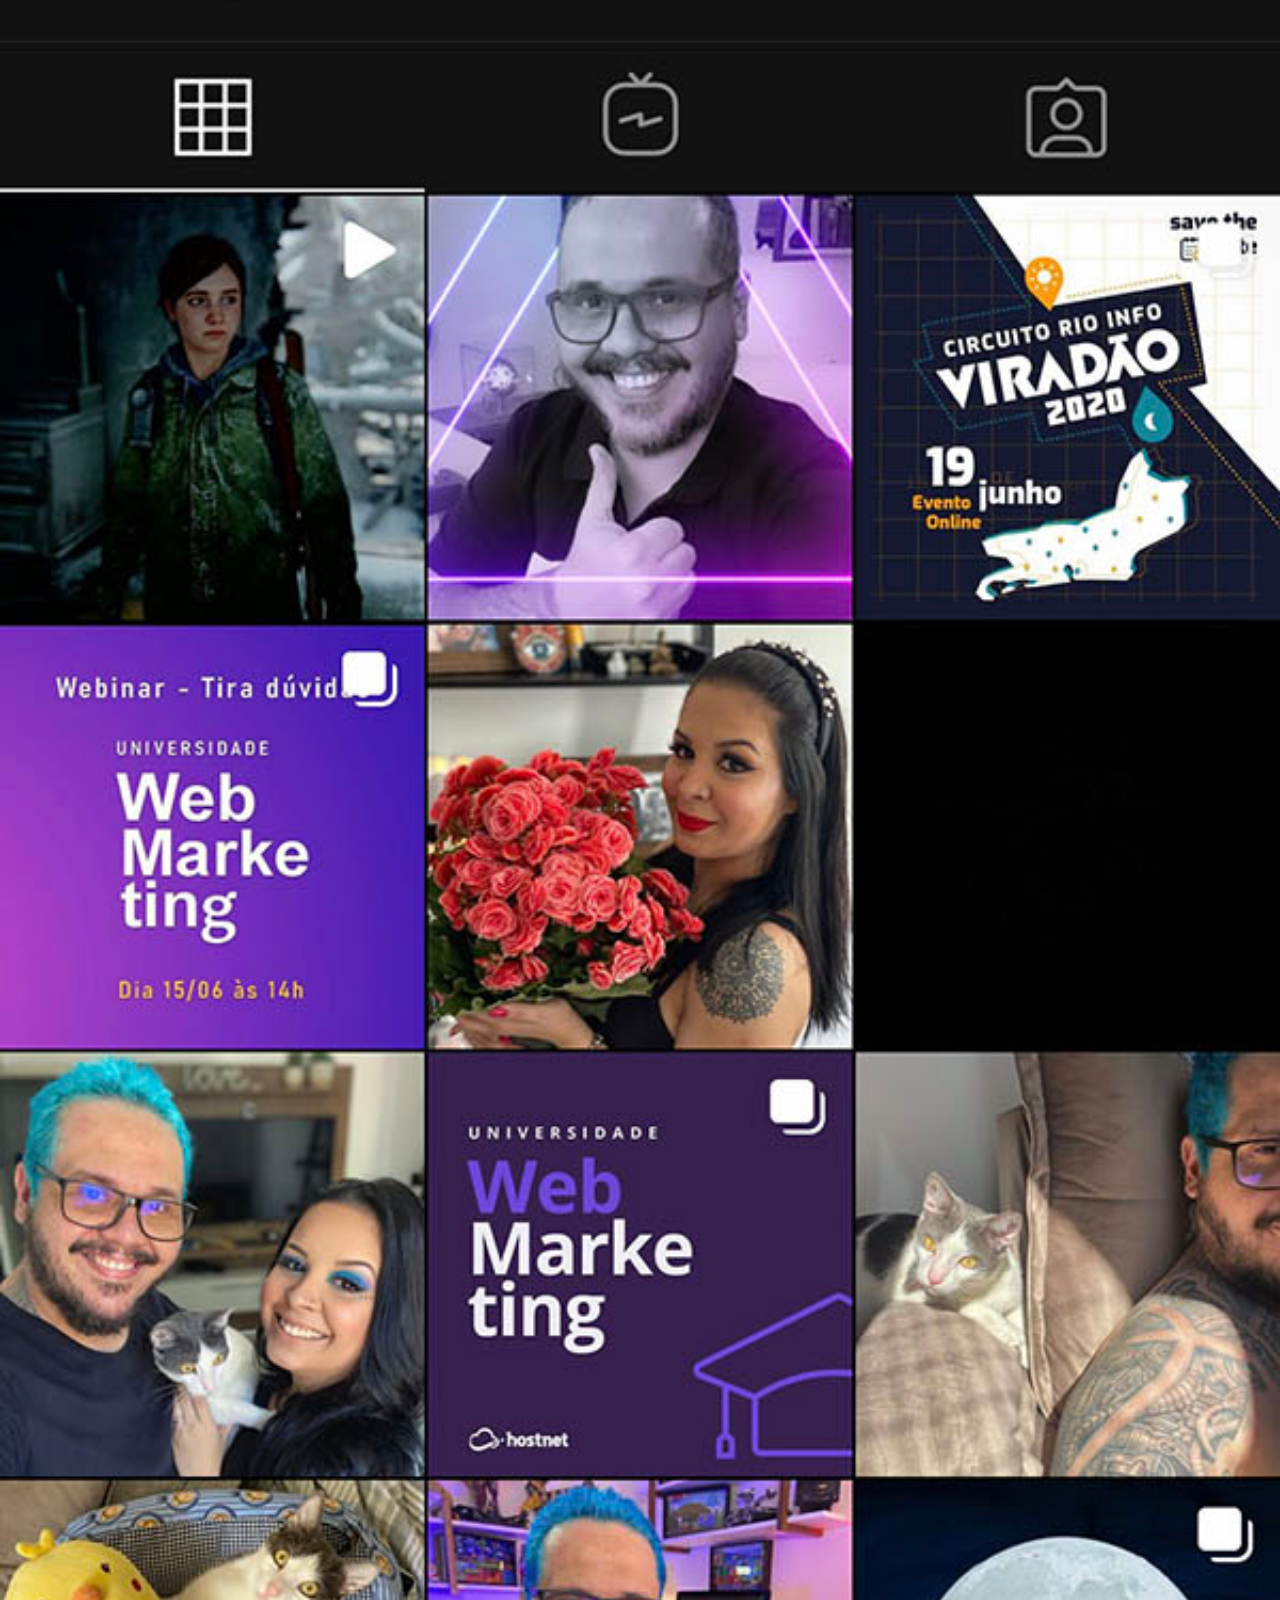
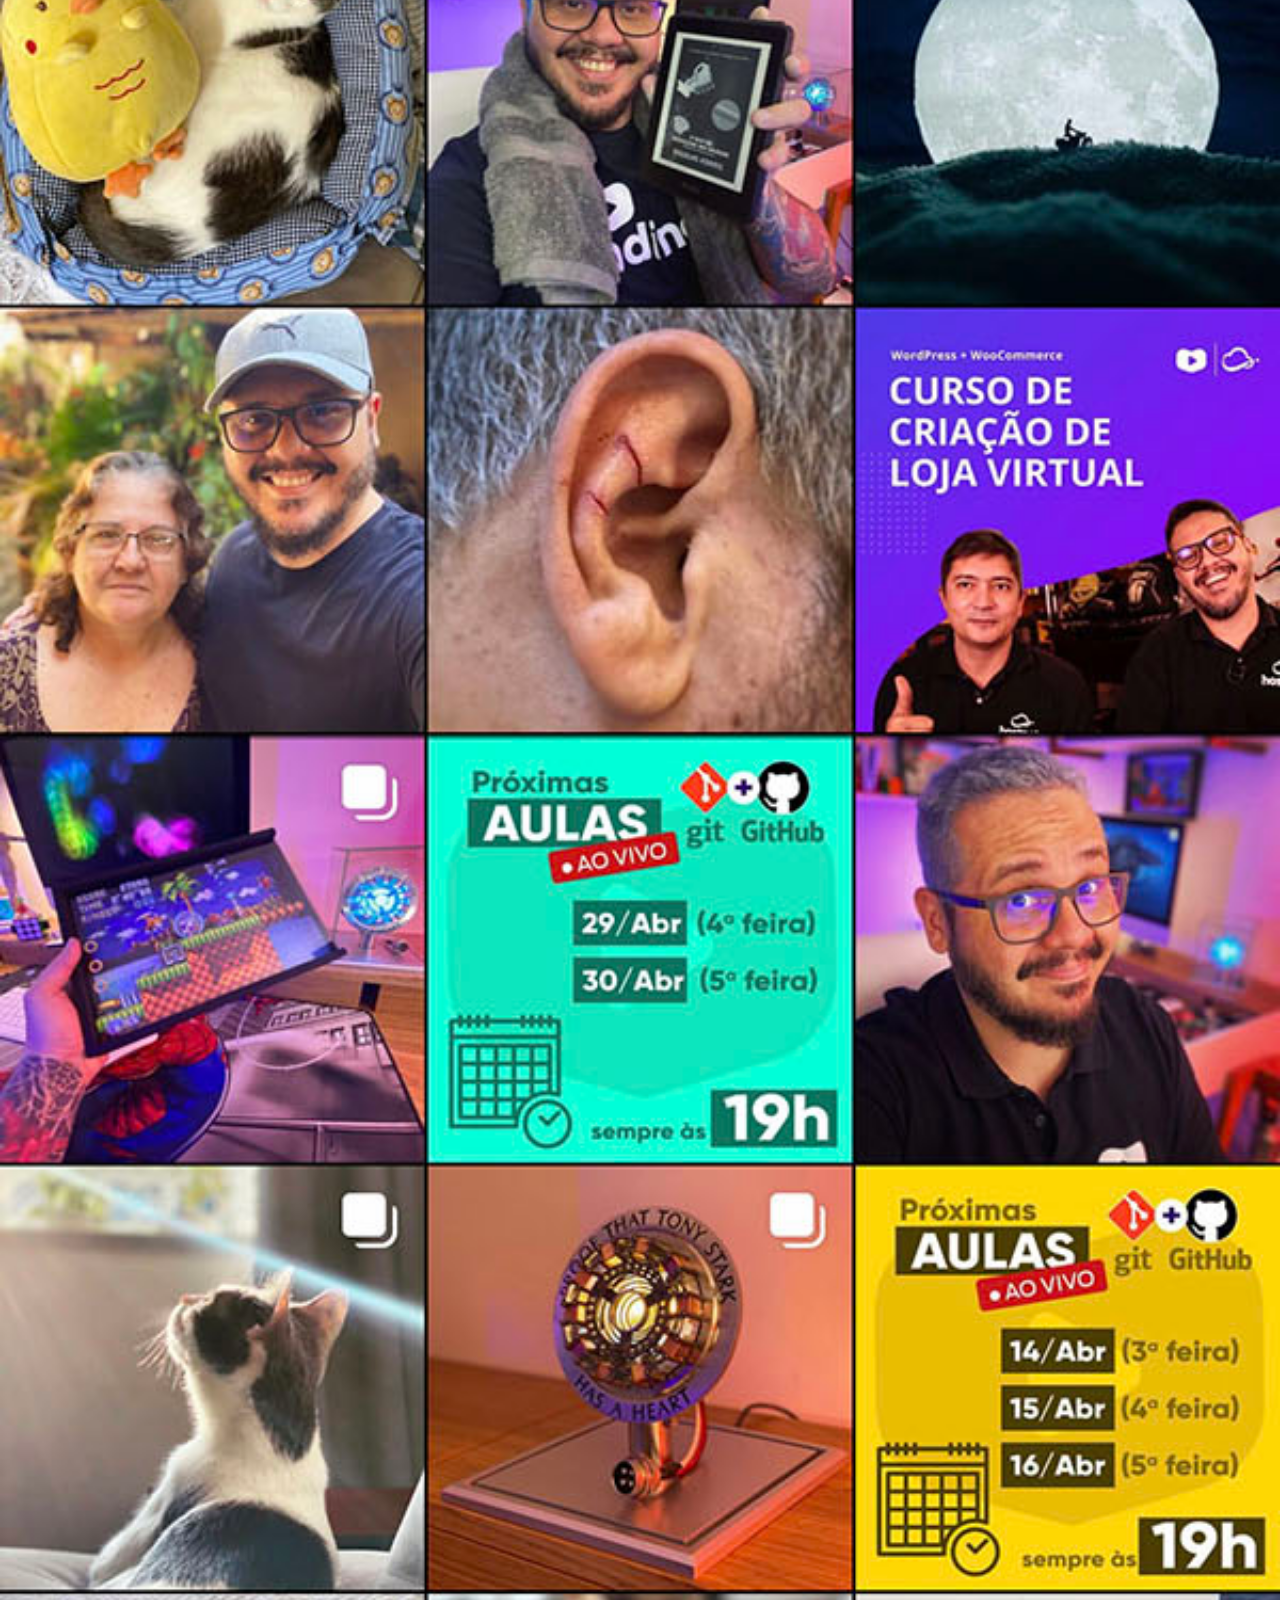
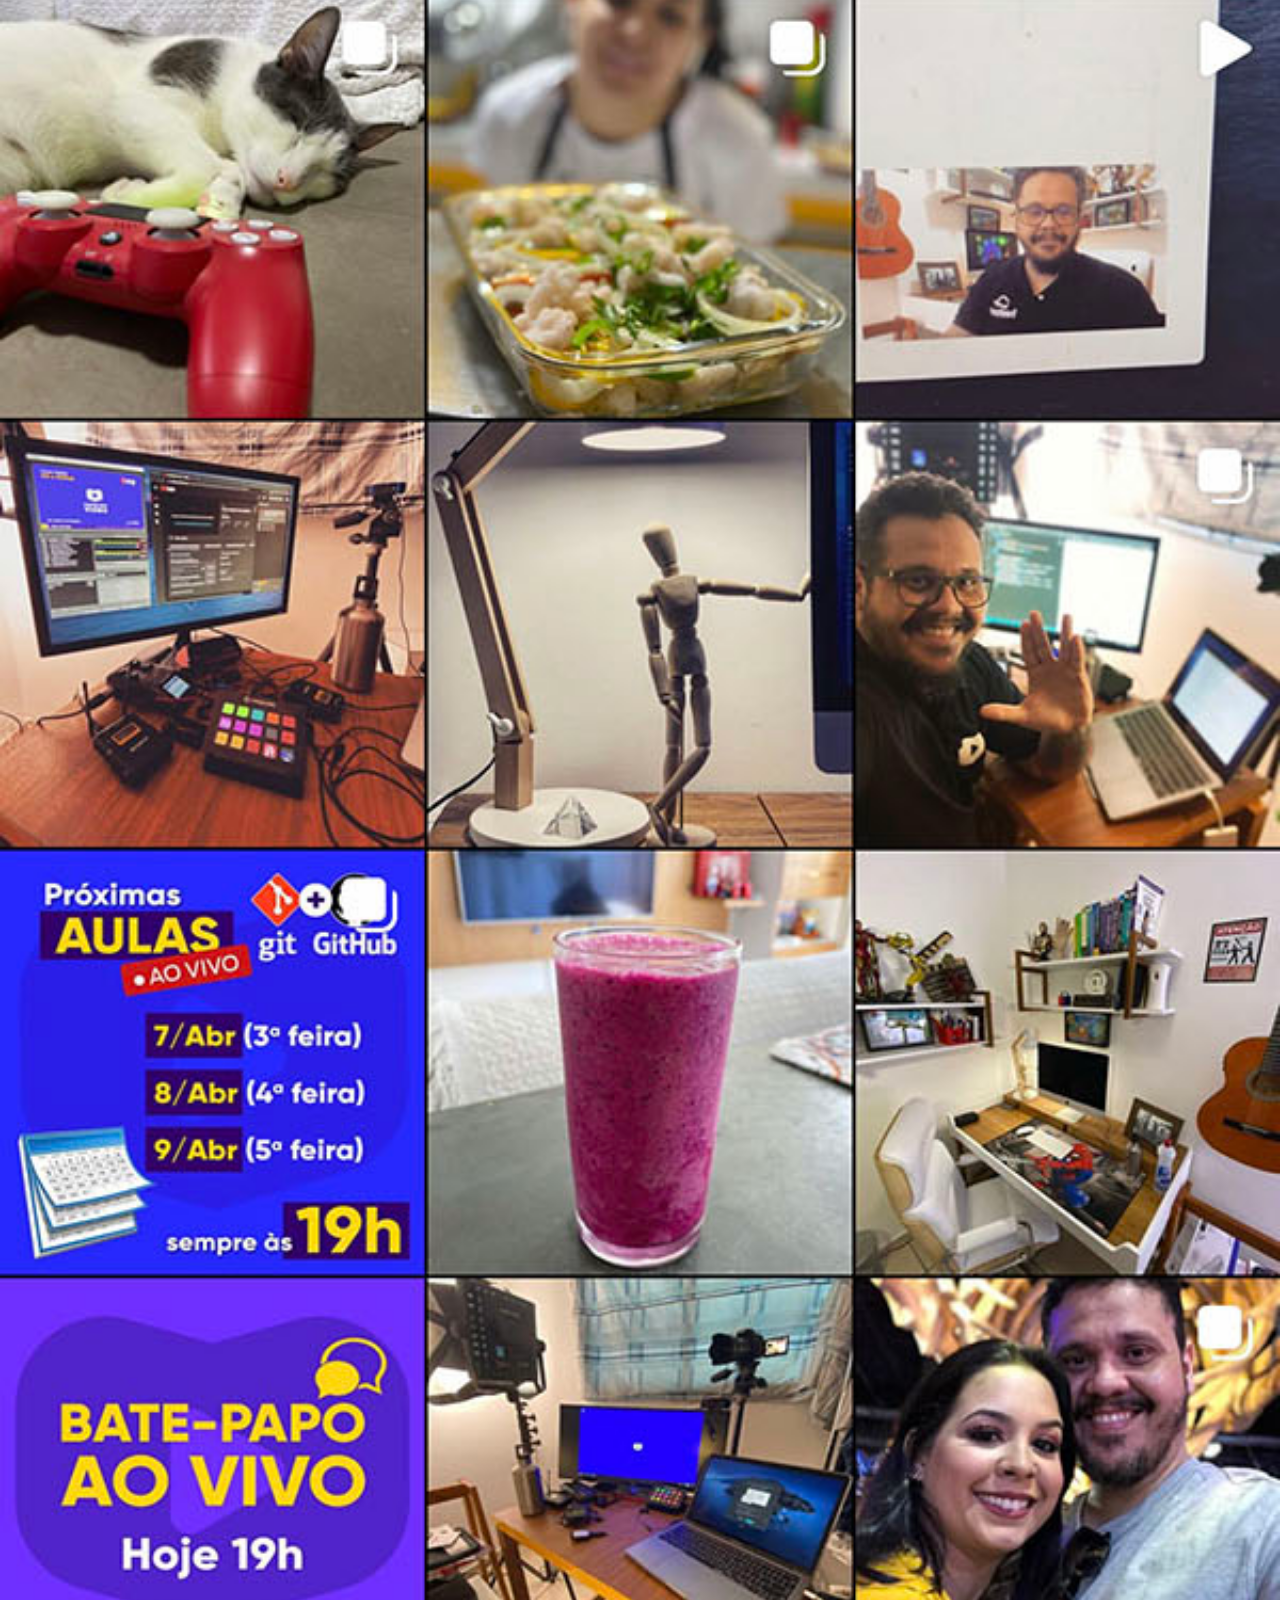
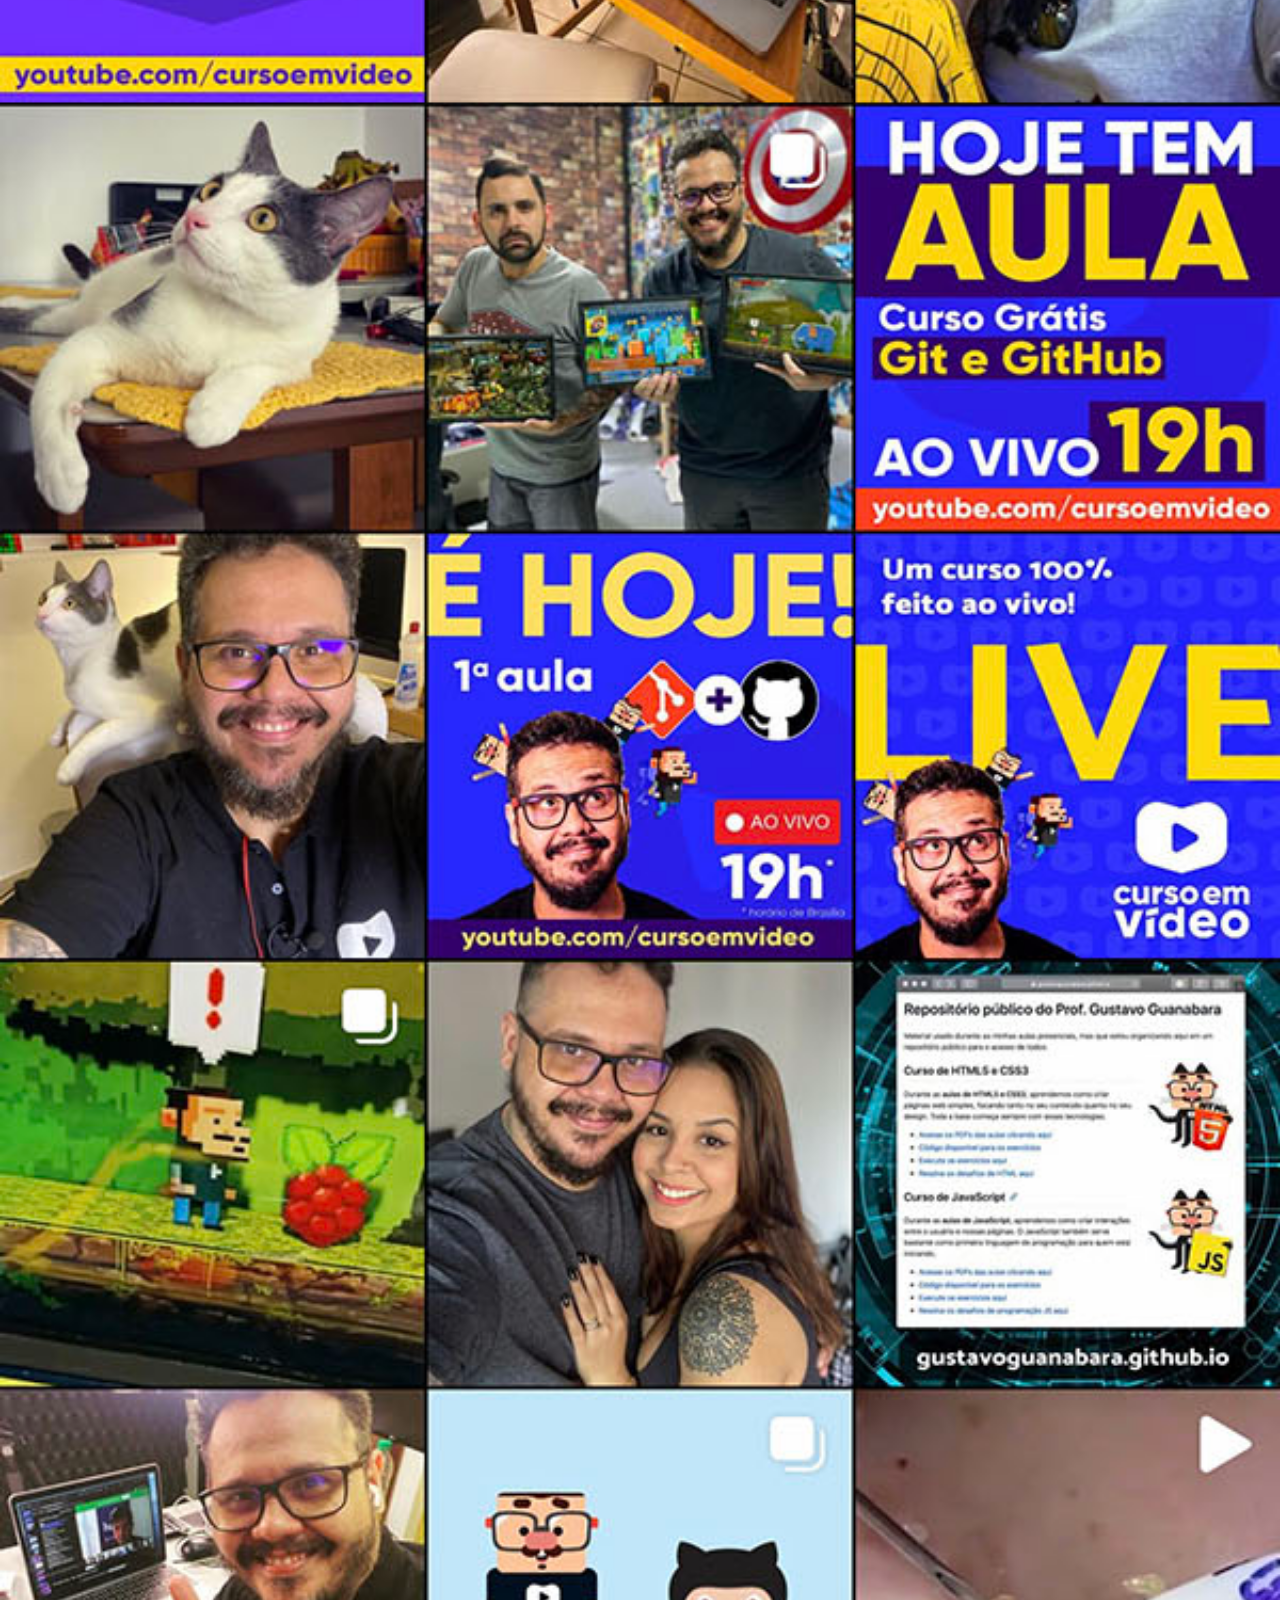
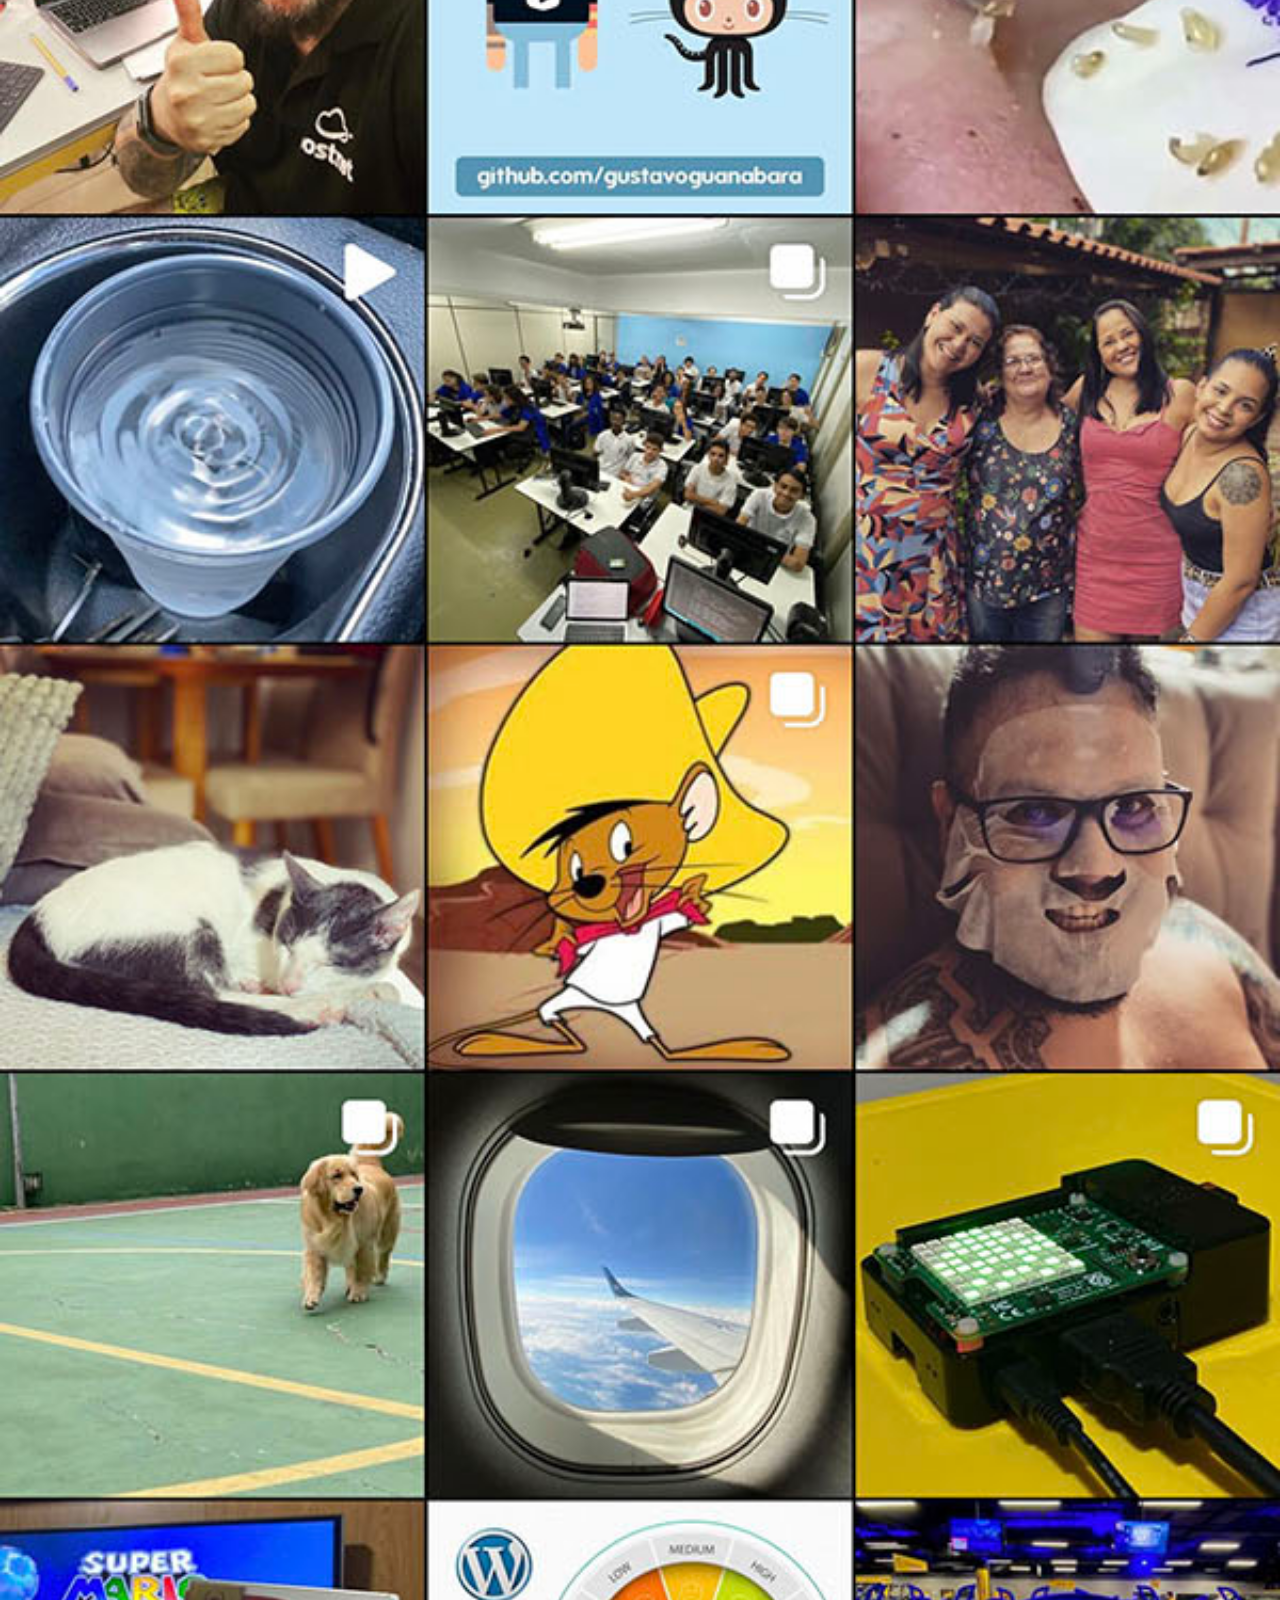
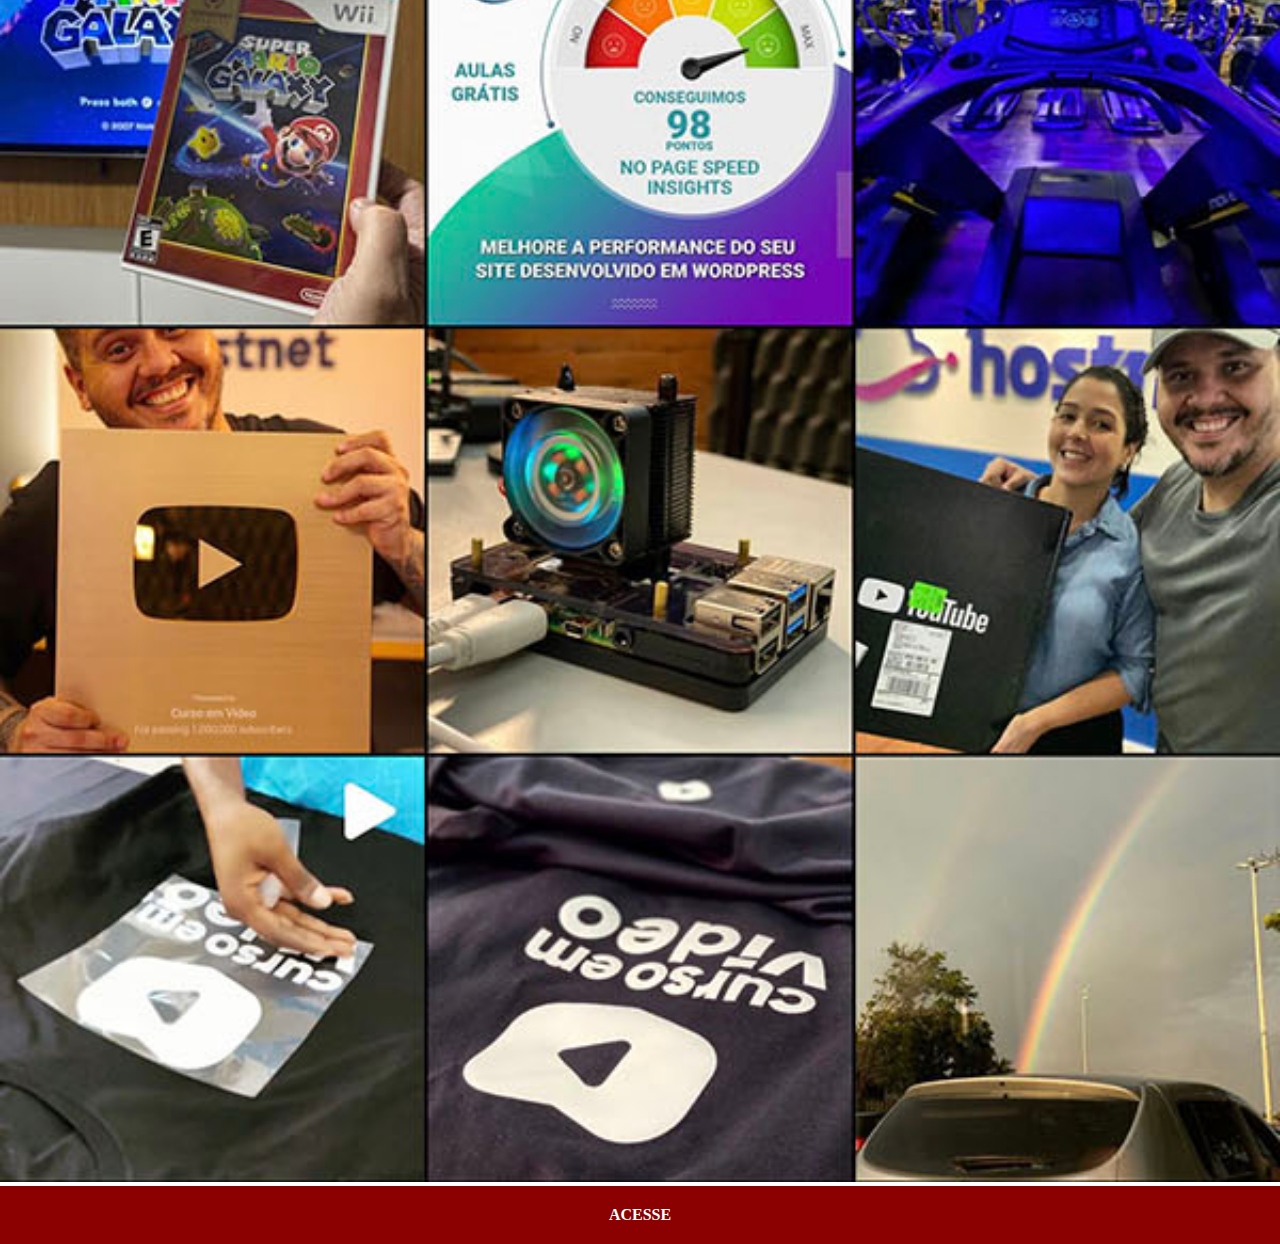
<file: instagram.html>
<!DOCTYPE html>
<html lang="pt-br">
<head>
    <meta charset="UTF-8">
    <meta name="viewport" content="width=device-width, initial-scale=1.0">
    <link rel="stylesheet" href="estilos/social.css">
    <title>Instagram</title>
</head>
<body>
    <img src="imagens/tela-instagram.jpg" alt="tela-instagram">
    <a href="https://www.instagram.com/gustavoguanabara/" target="_blank">ACESSE</a>
</body>
</html>
</file>
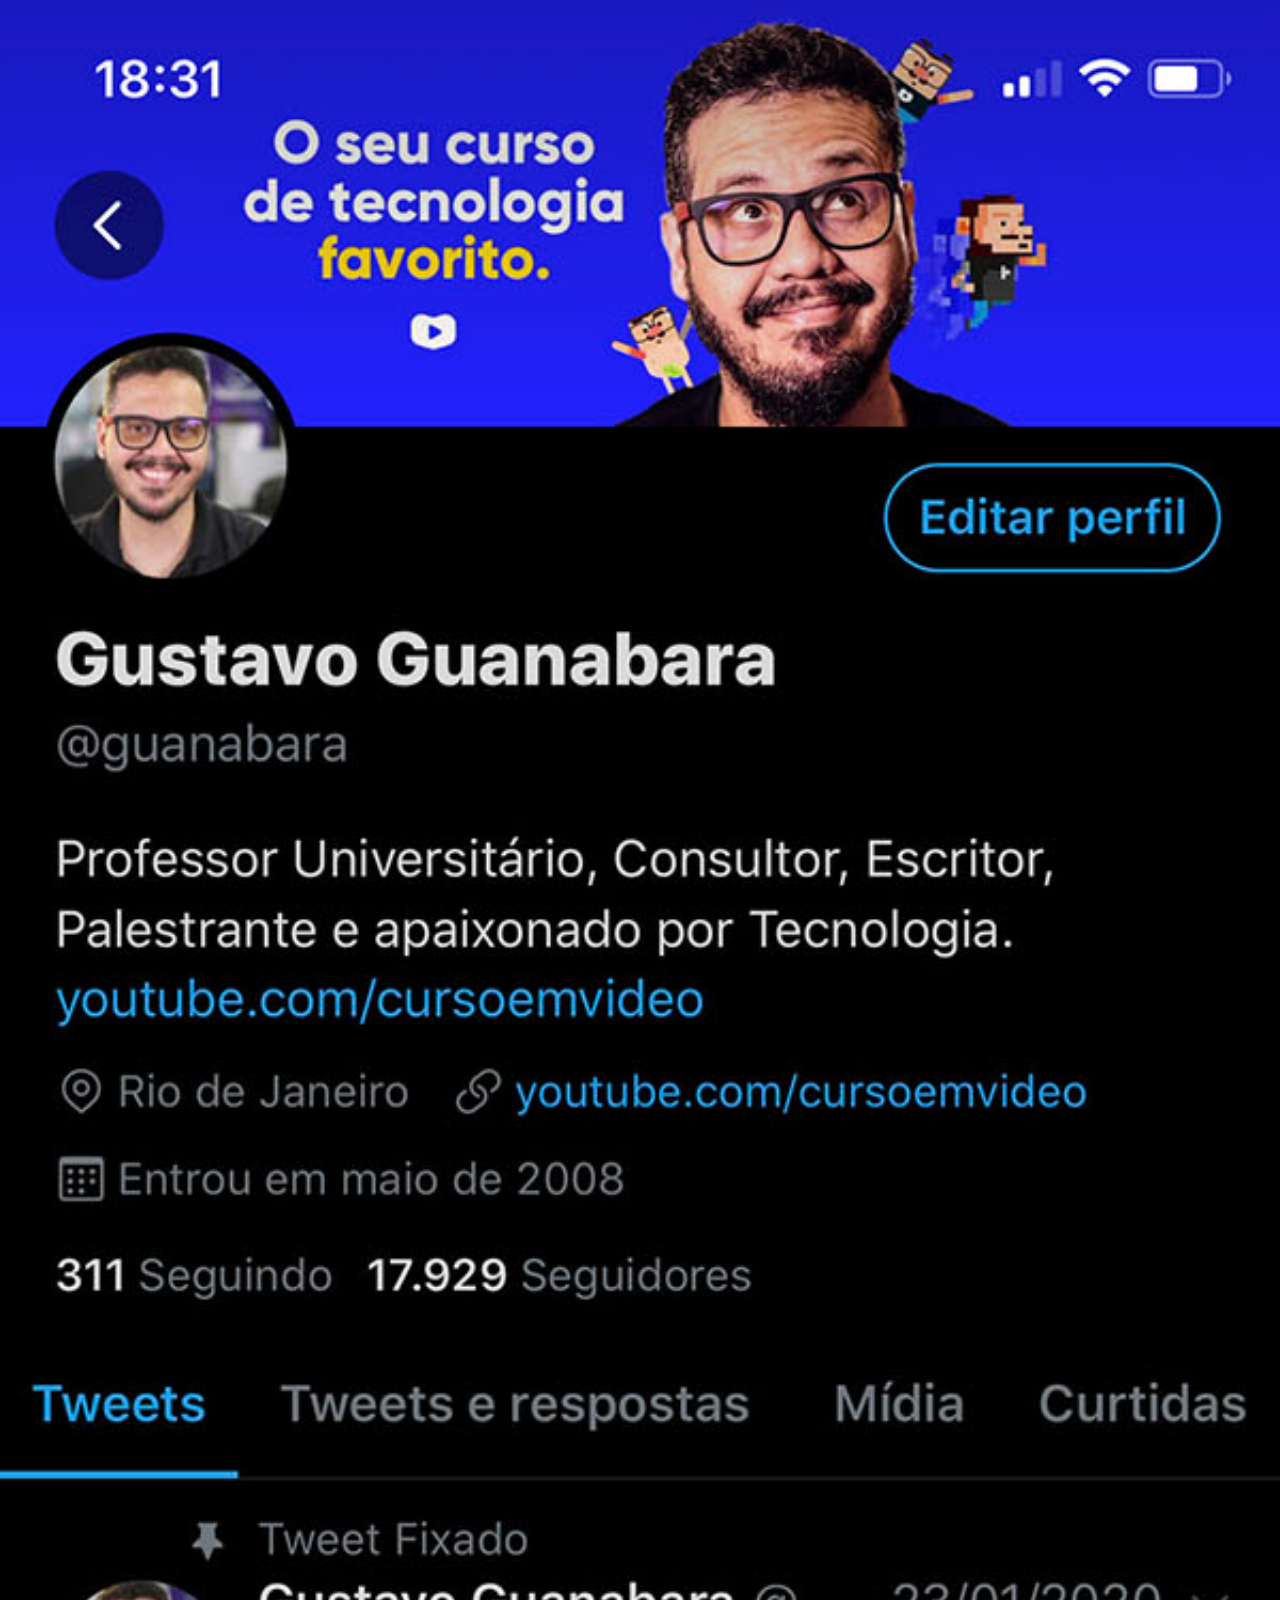
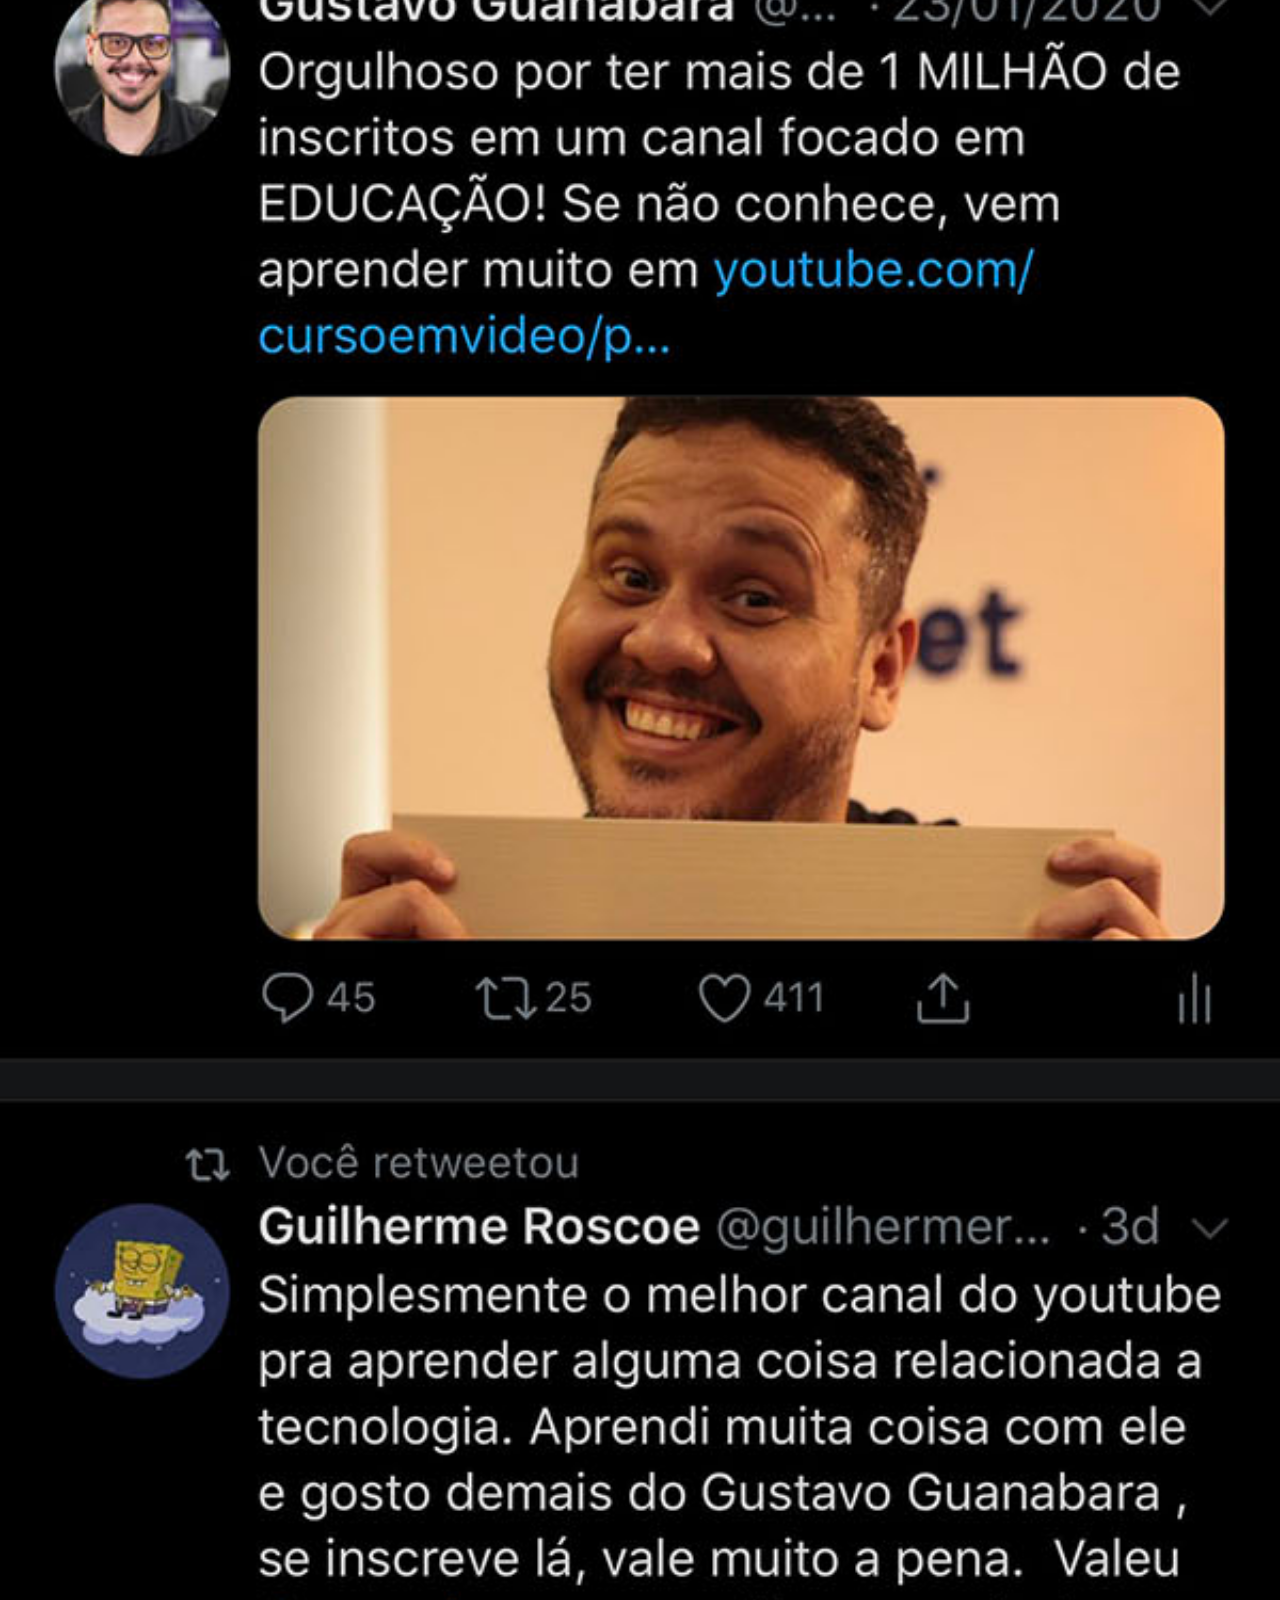
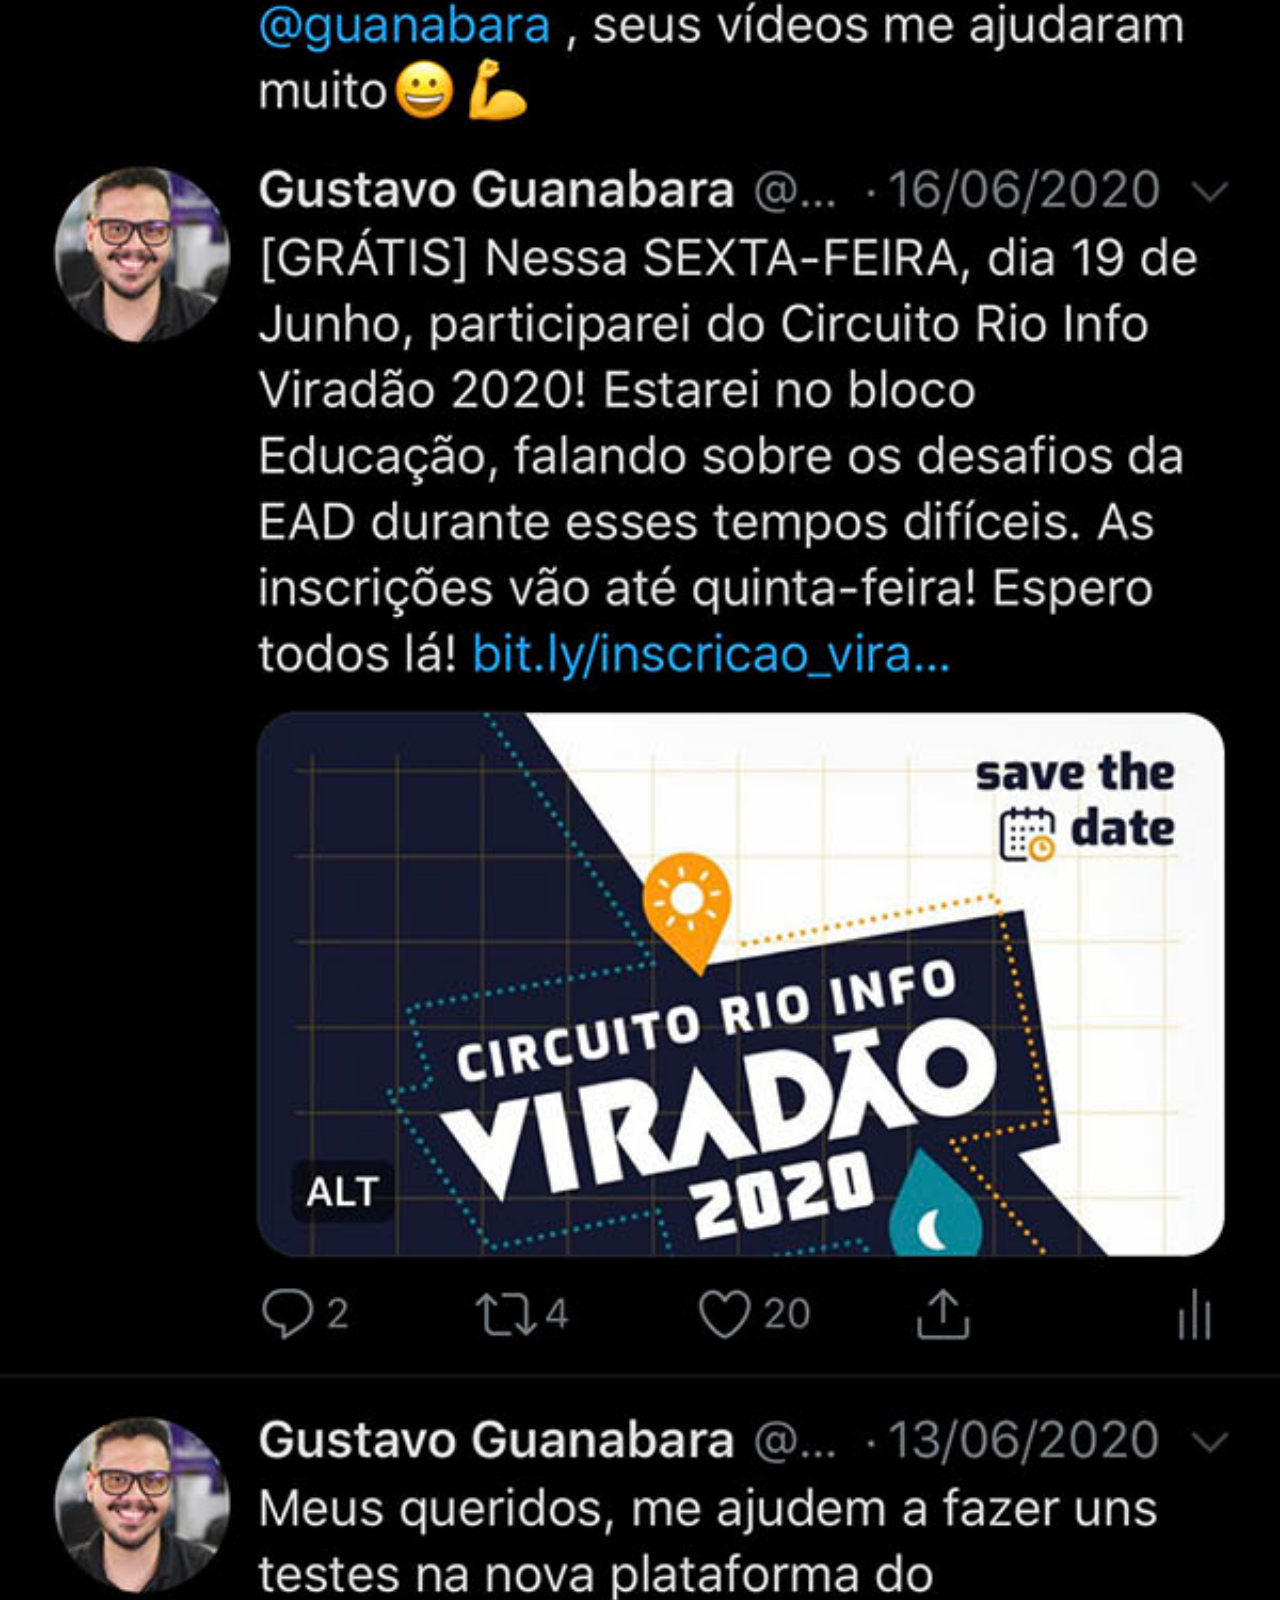
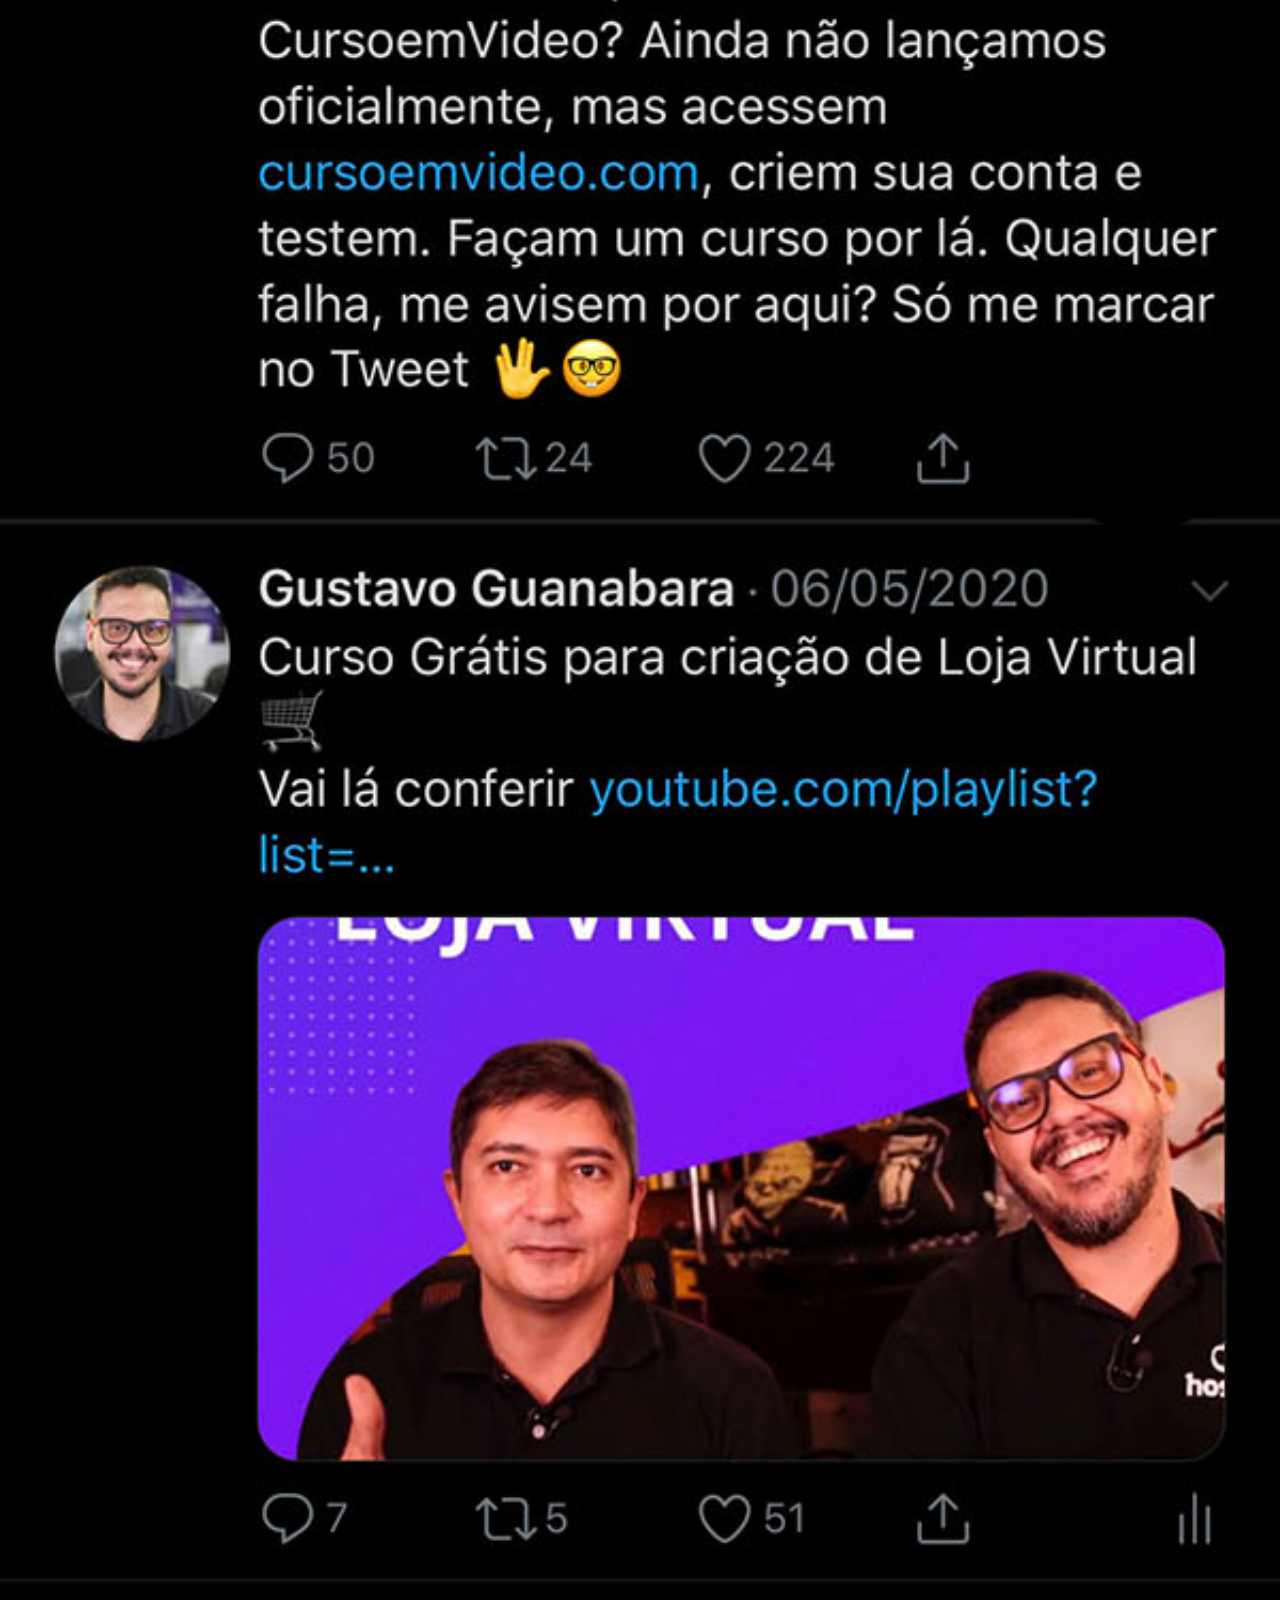
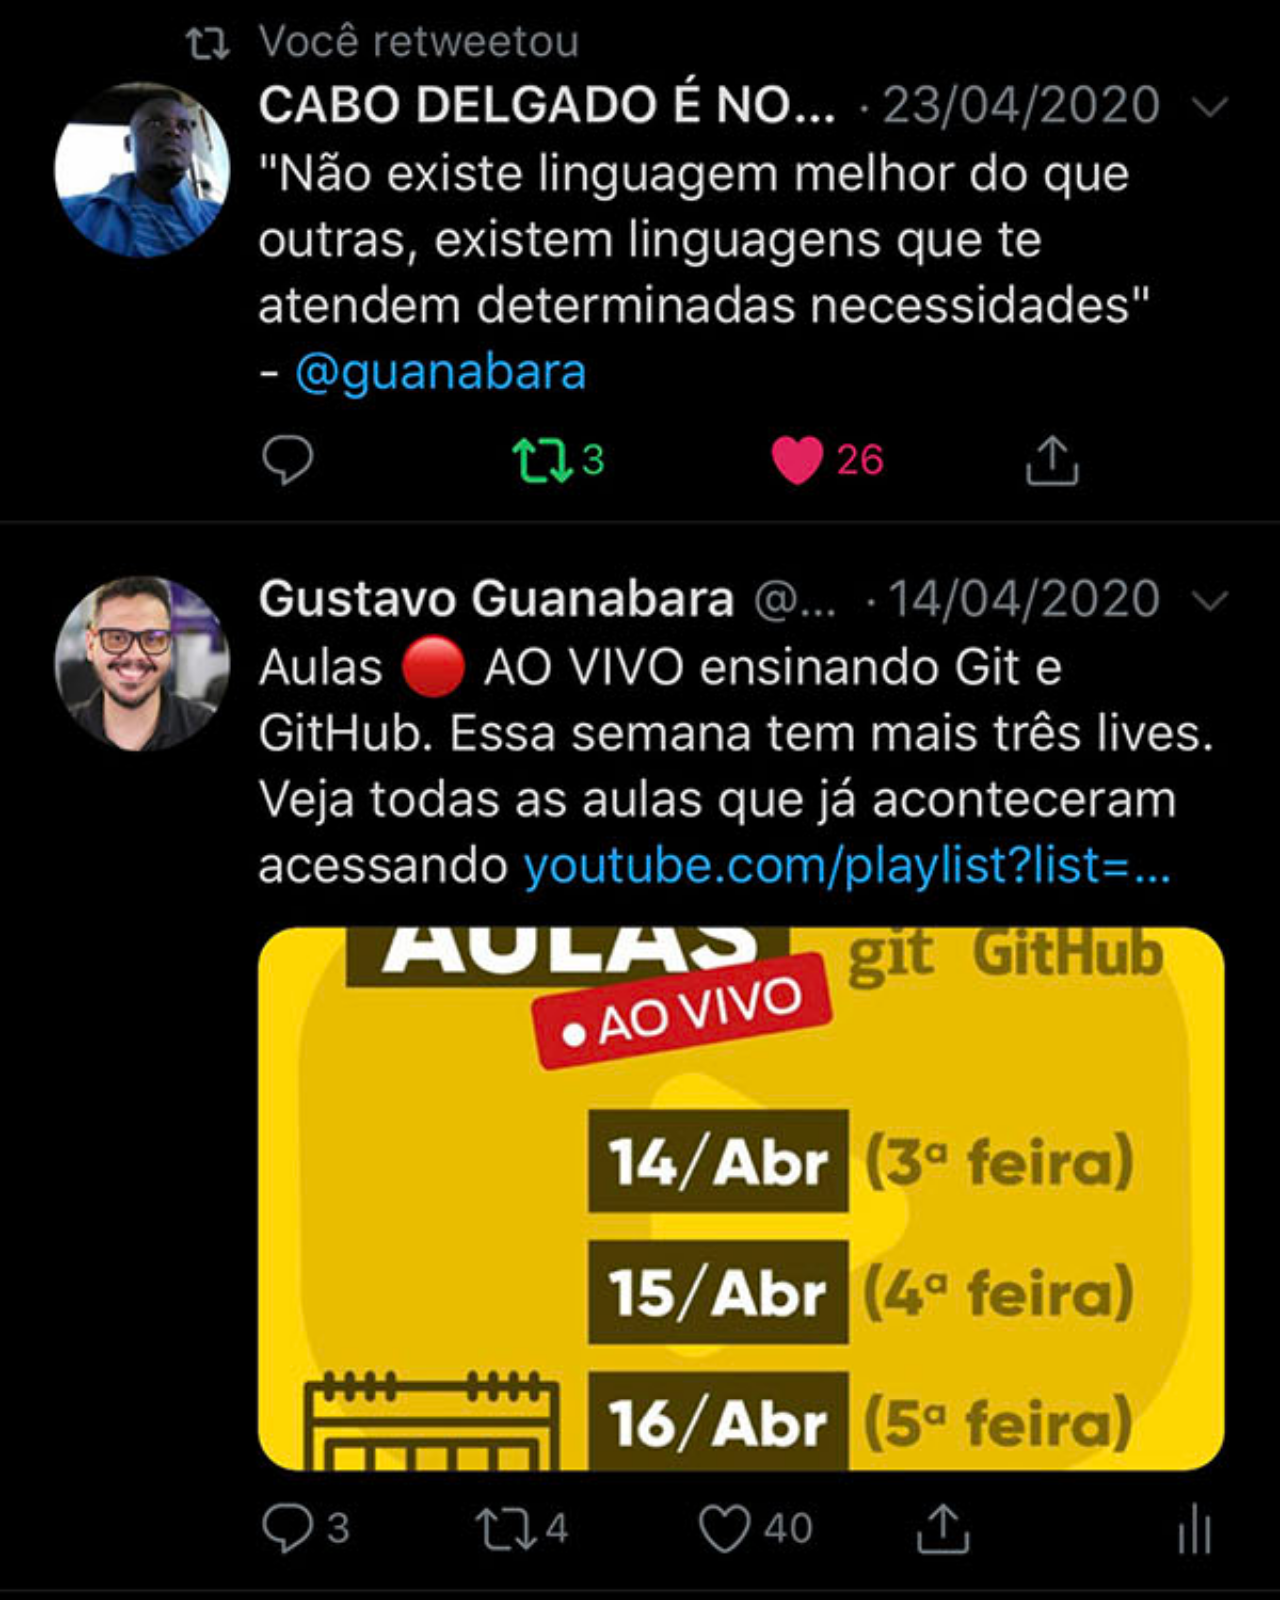
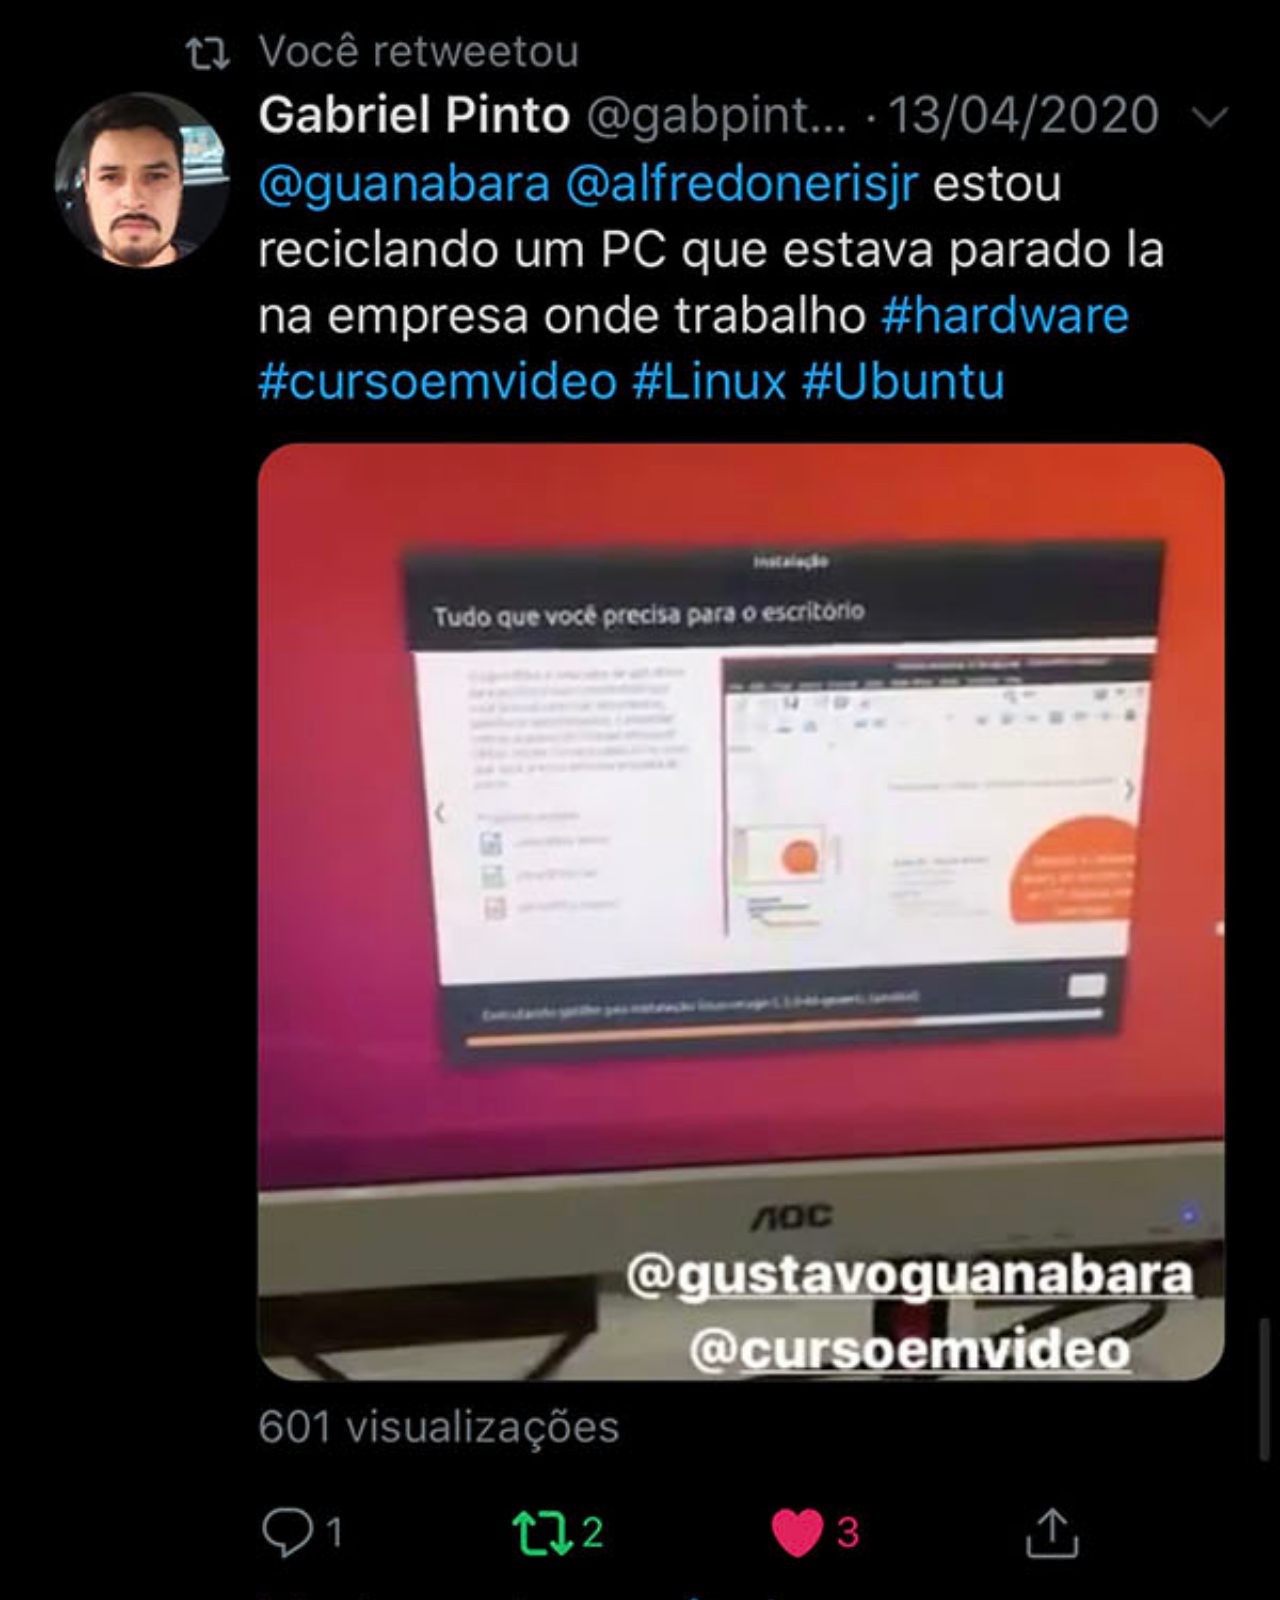
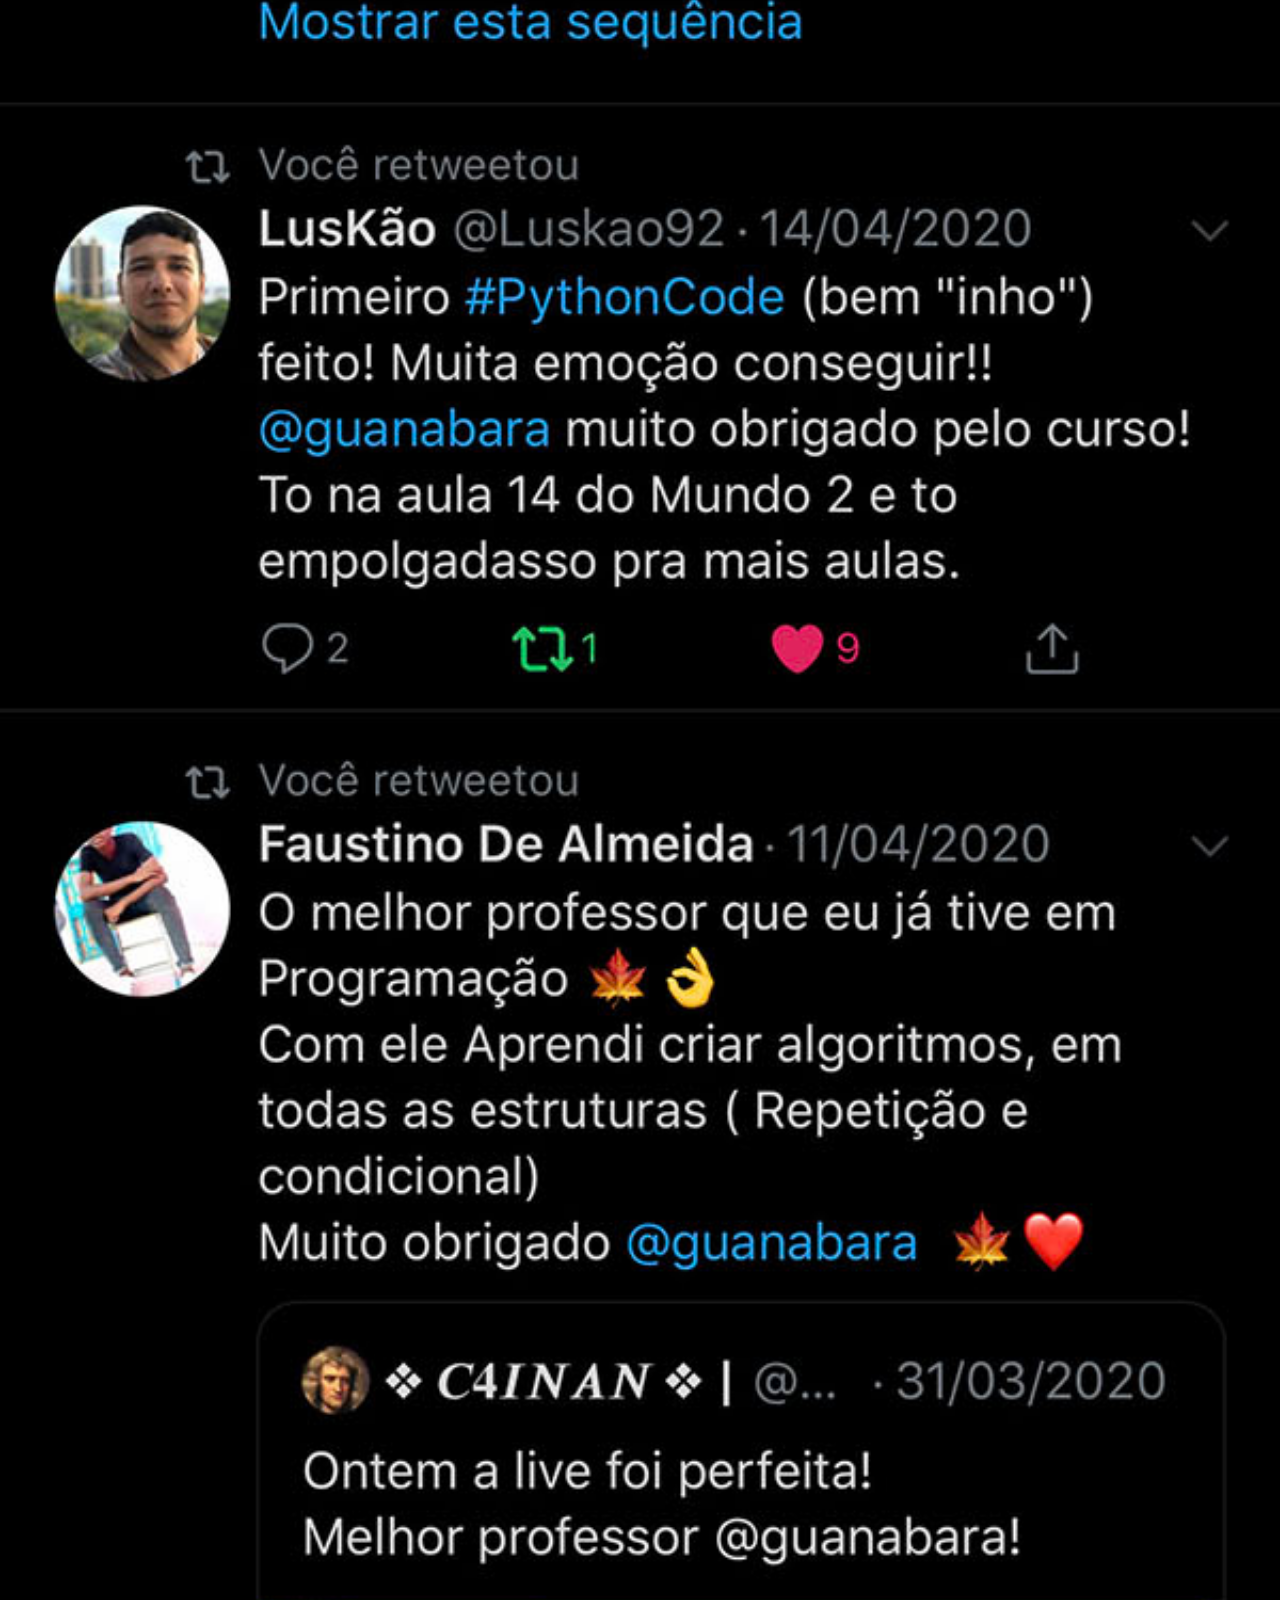
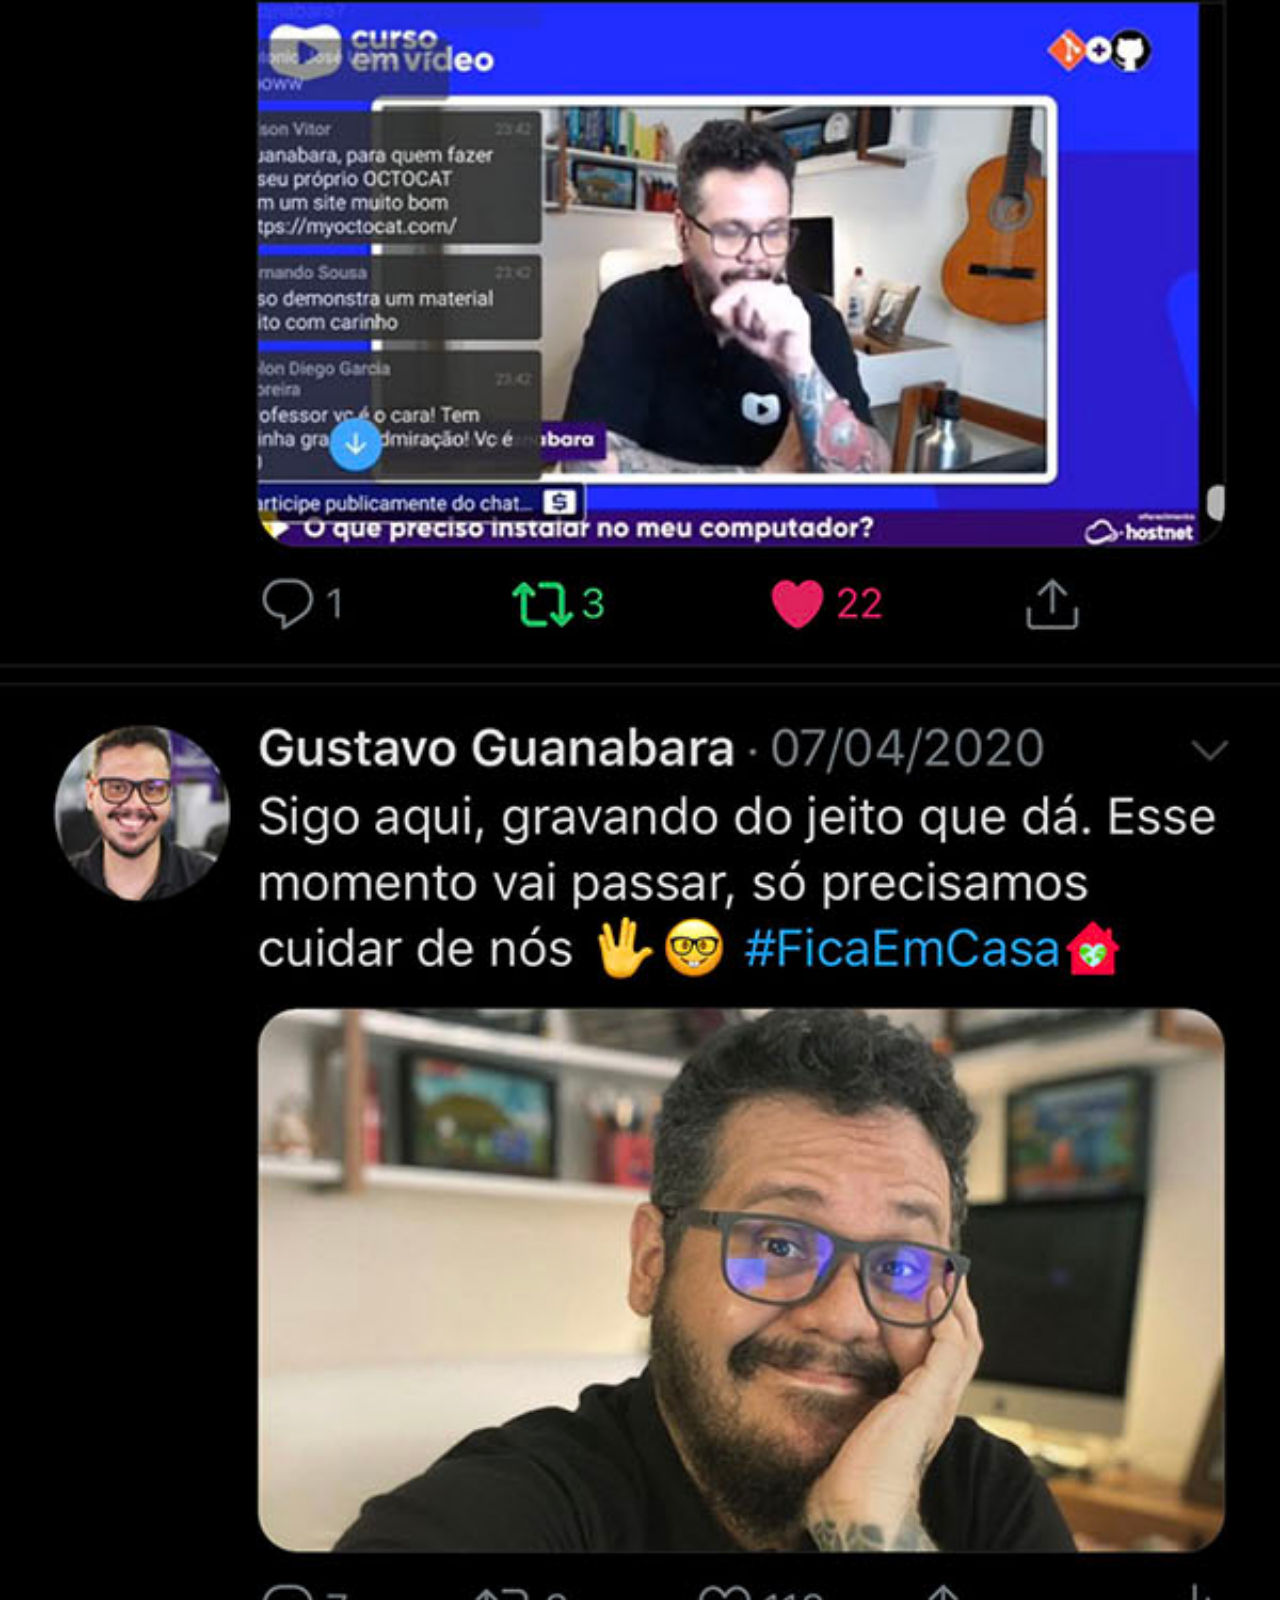
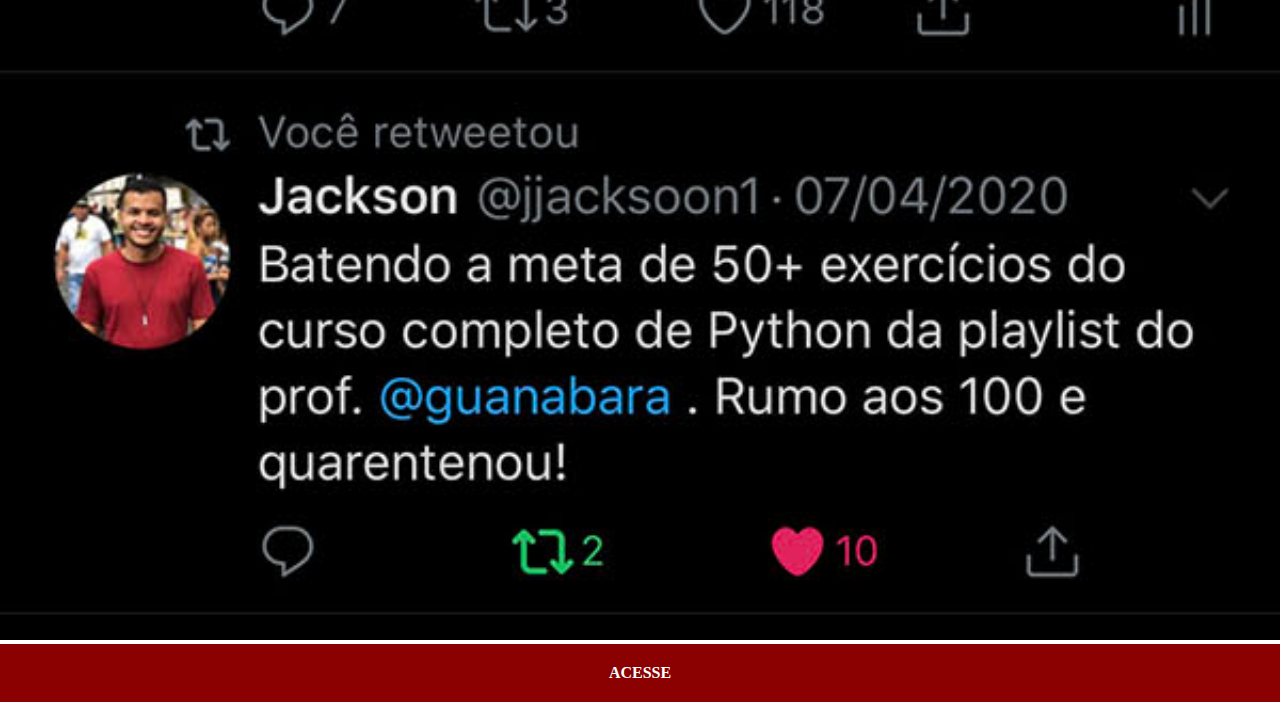
<file: twitter.html>
<!DOCTYPE html>
<html lang="pt-br">
<head>
    <meta charset="UTF-8">
    <meta name="viewport" content="width=device-width, initial-scale=1.0">
    <link rel="stylesheet" href="estilos/social.css">
    <title>Twitter</title>
</head>
<body>
    <img src="imagens/tela-twitter.jpg" alt="tela-twitter">
    <a href="https://x.com/guanabara" target="_blank">ACESSE</a>
</body>
</html>
</file>
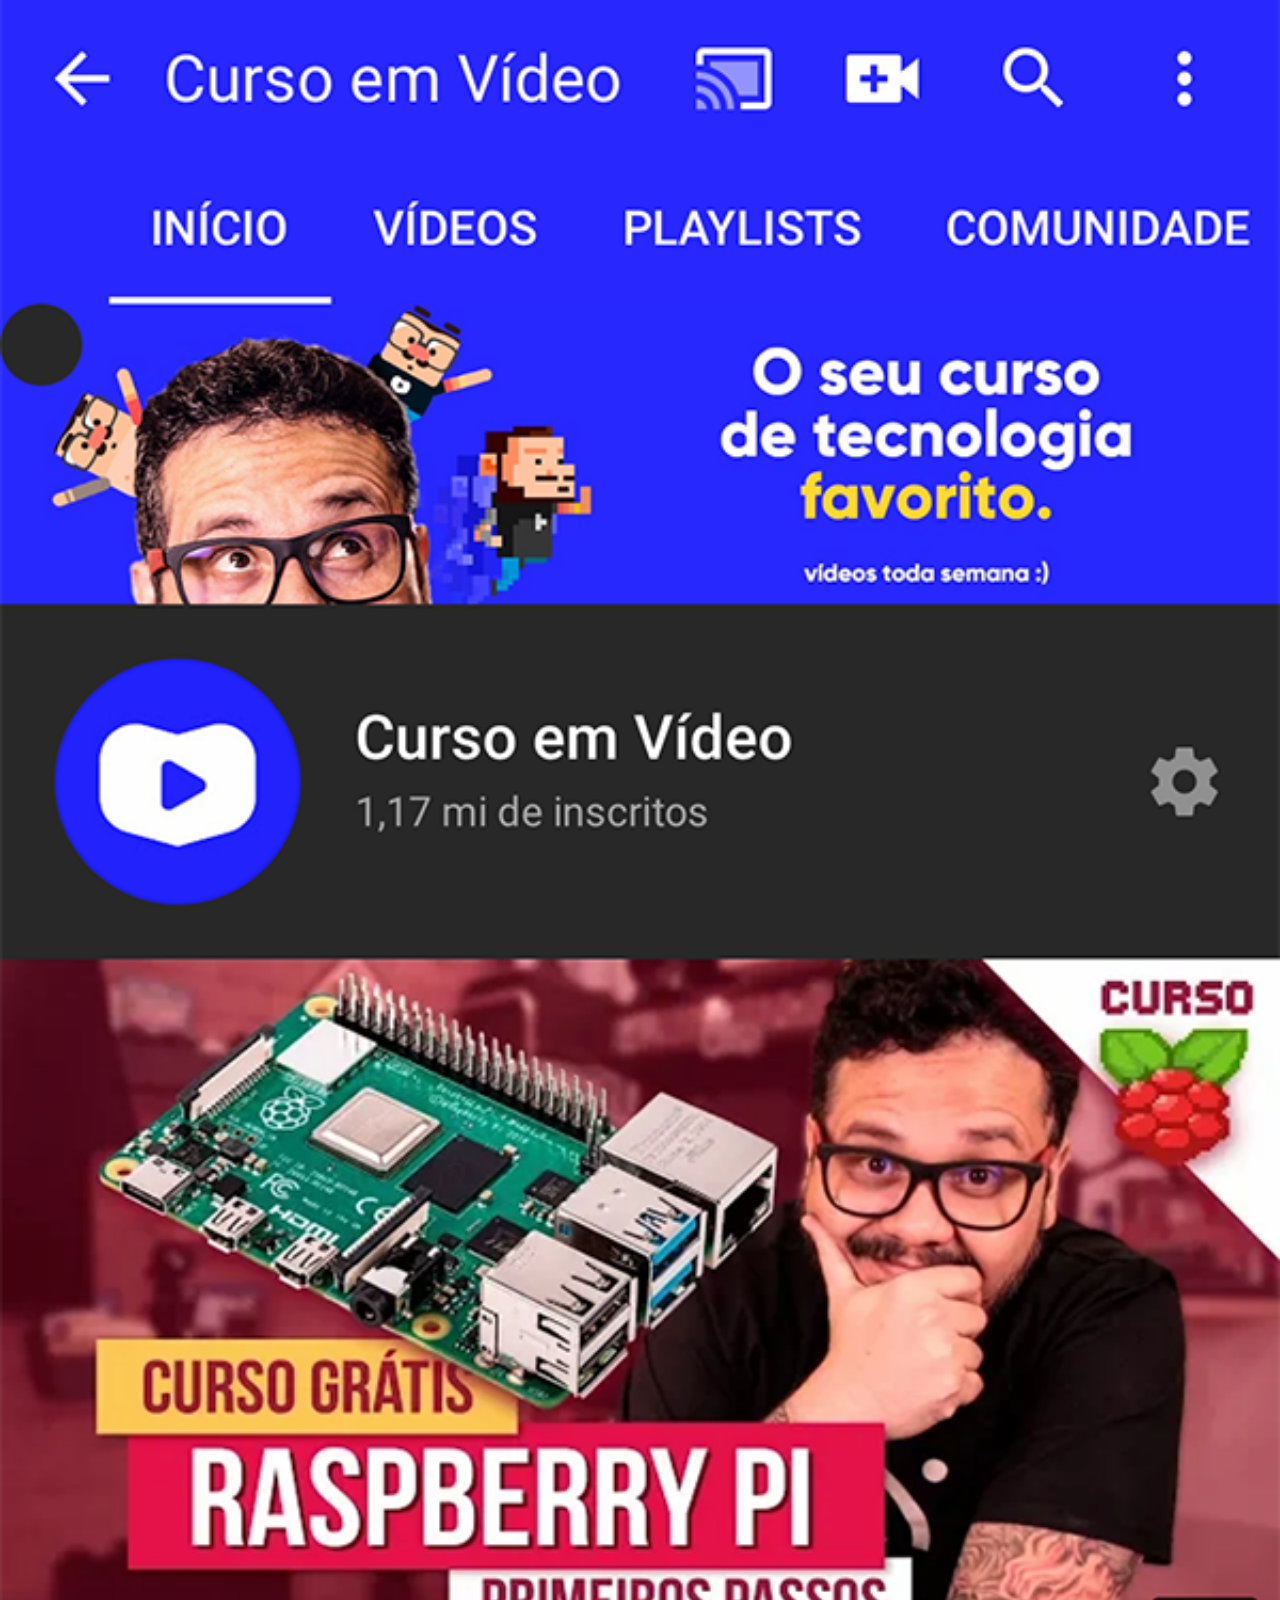
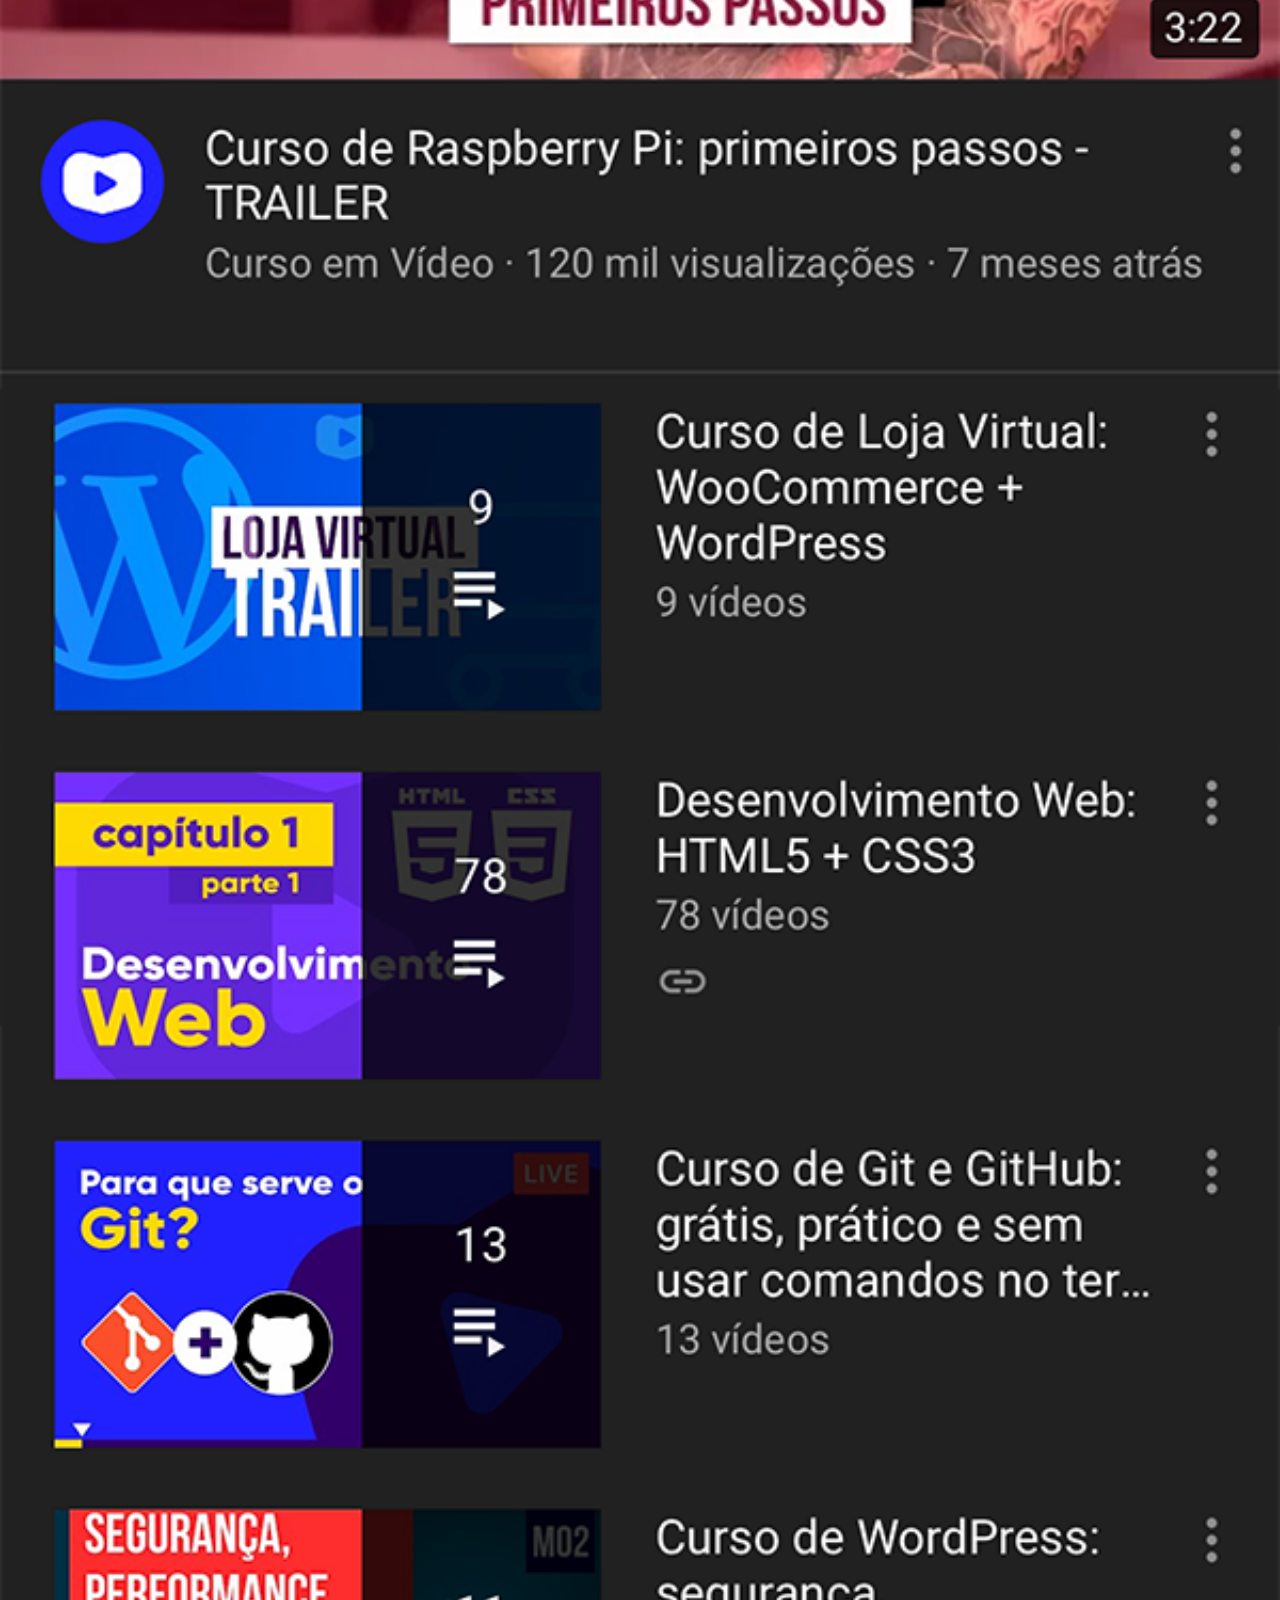
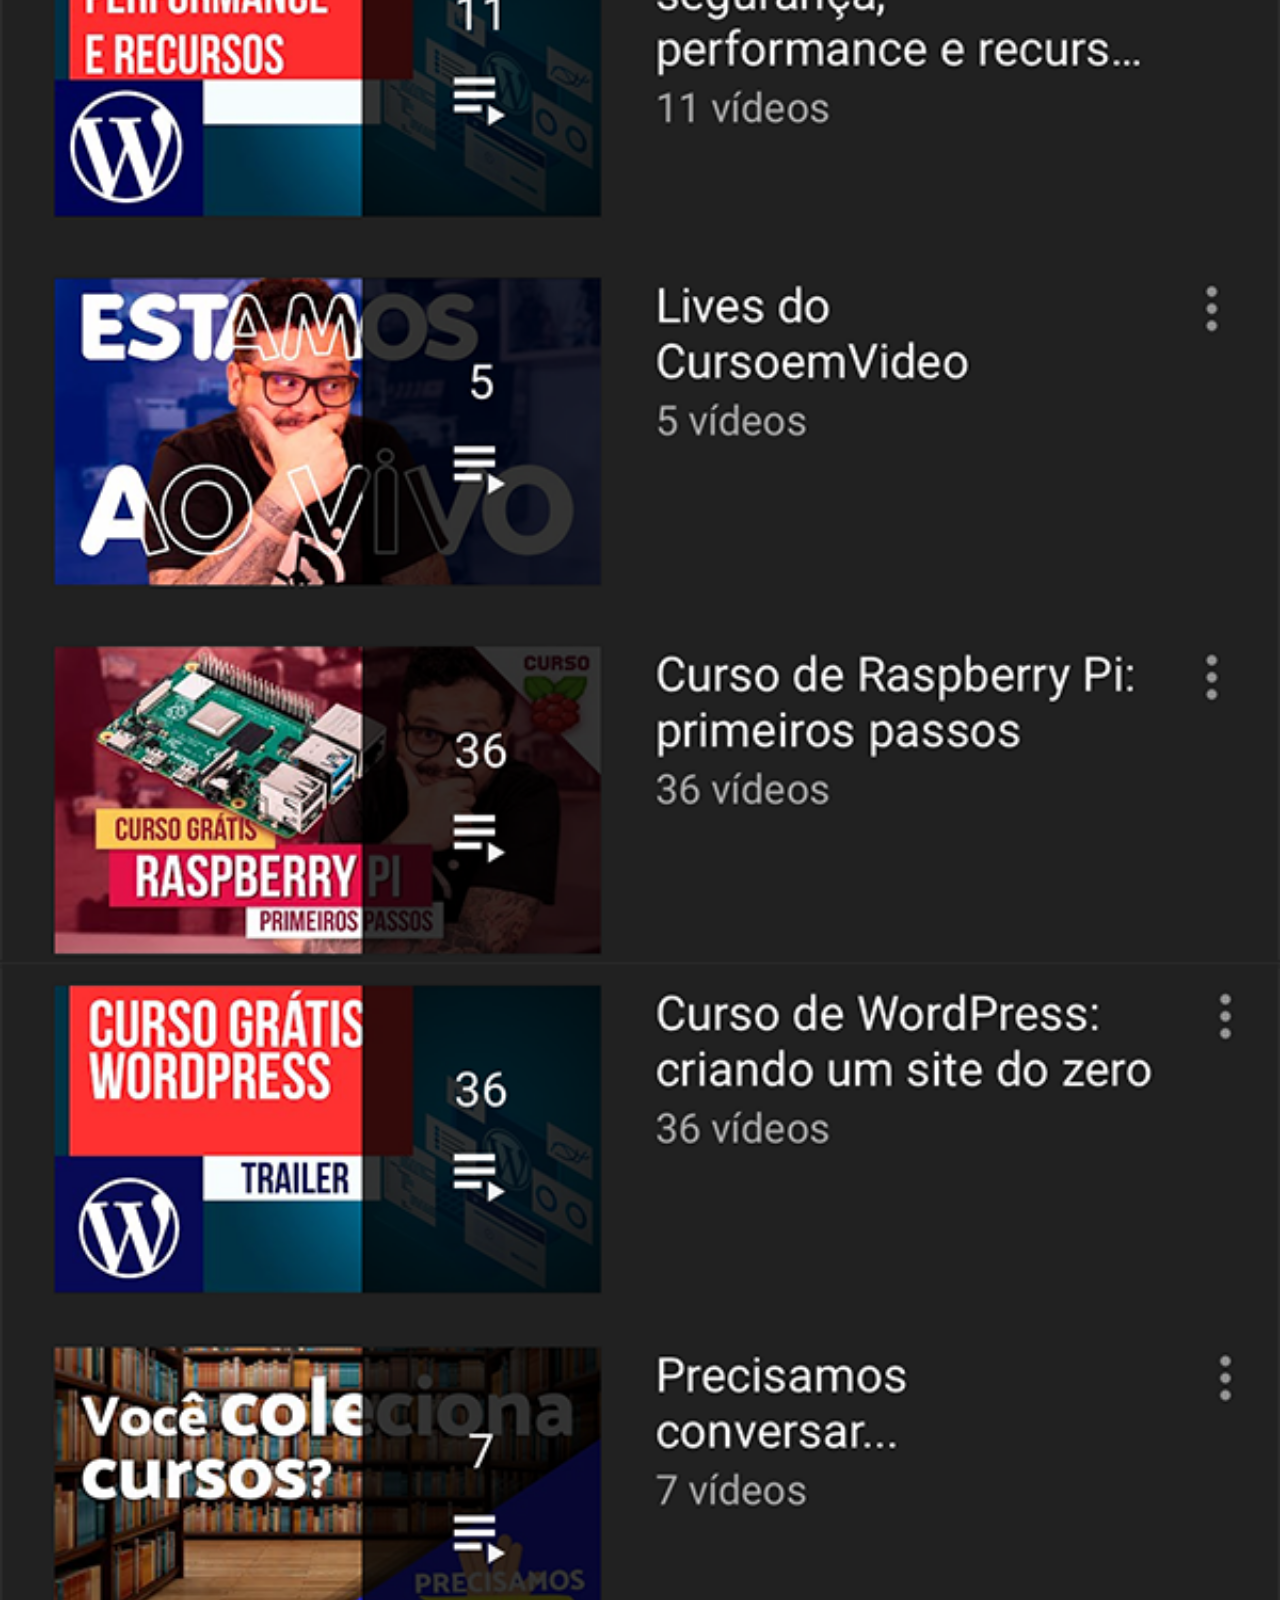
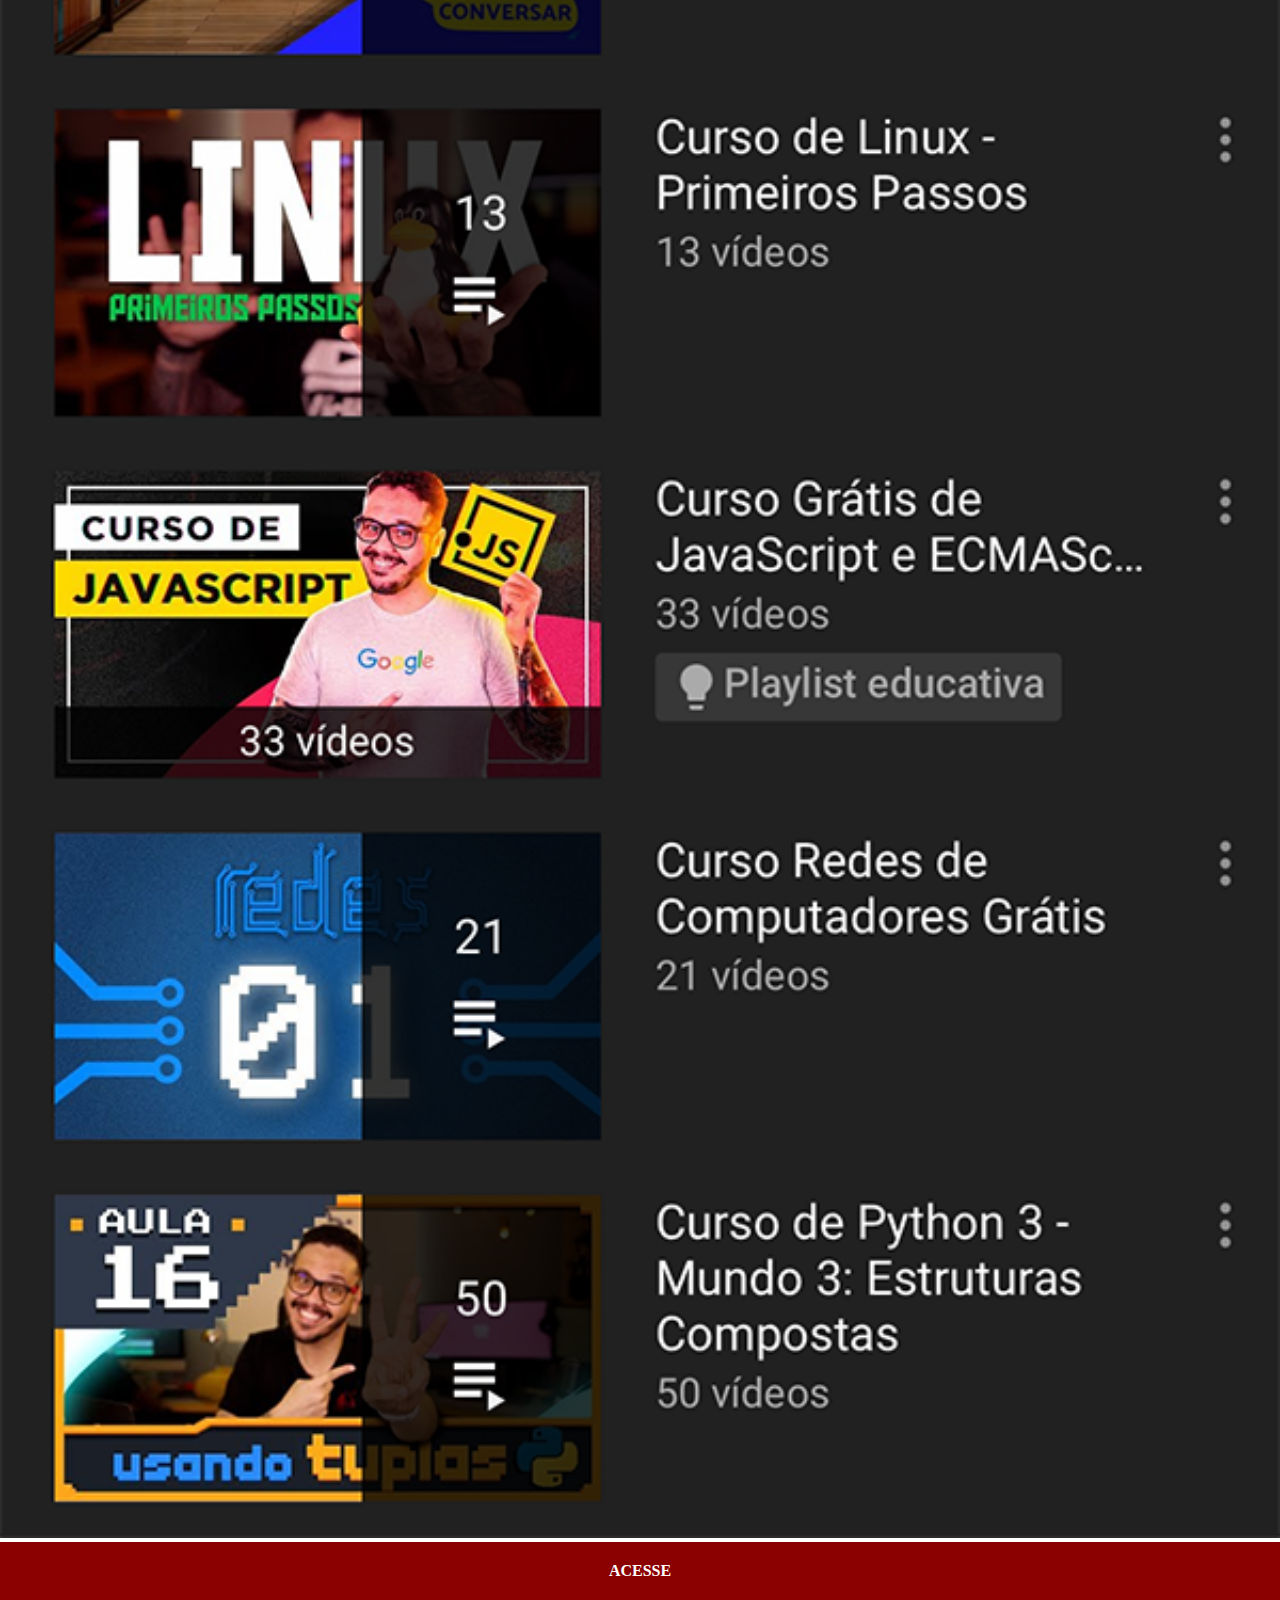
<file: youtube.html>
<!DOCTYPE html>
<html lang="pt-br">
<head>
    <meta charset="UTF-8">
    <meta name="viewport" content="width=device-width, initial-scale=1.0">
    <link rel="stylesheet" href="estilos/social.css">
    <title>YouTube</title>
</head>
<body>
    <img src="imagens/tela-youtube.png" alt="tela-youtube">
    <a href="https://www.youtube.com/cursoemvideo" target="_blank">ACESSE</a>
</body>
</html>
</file>
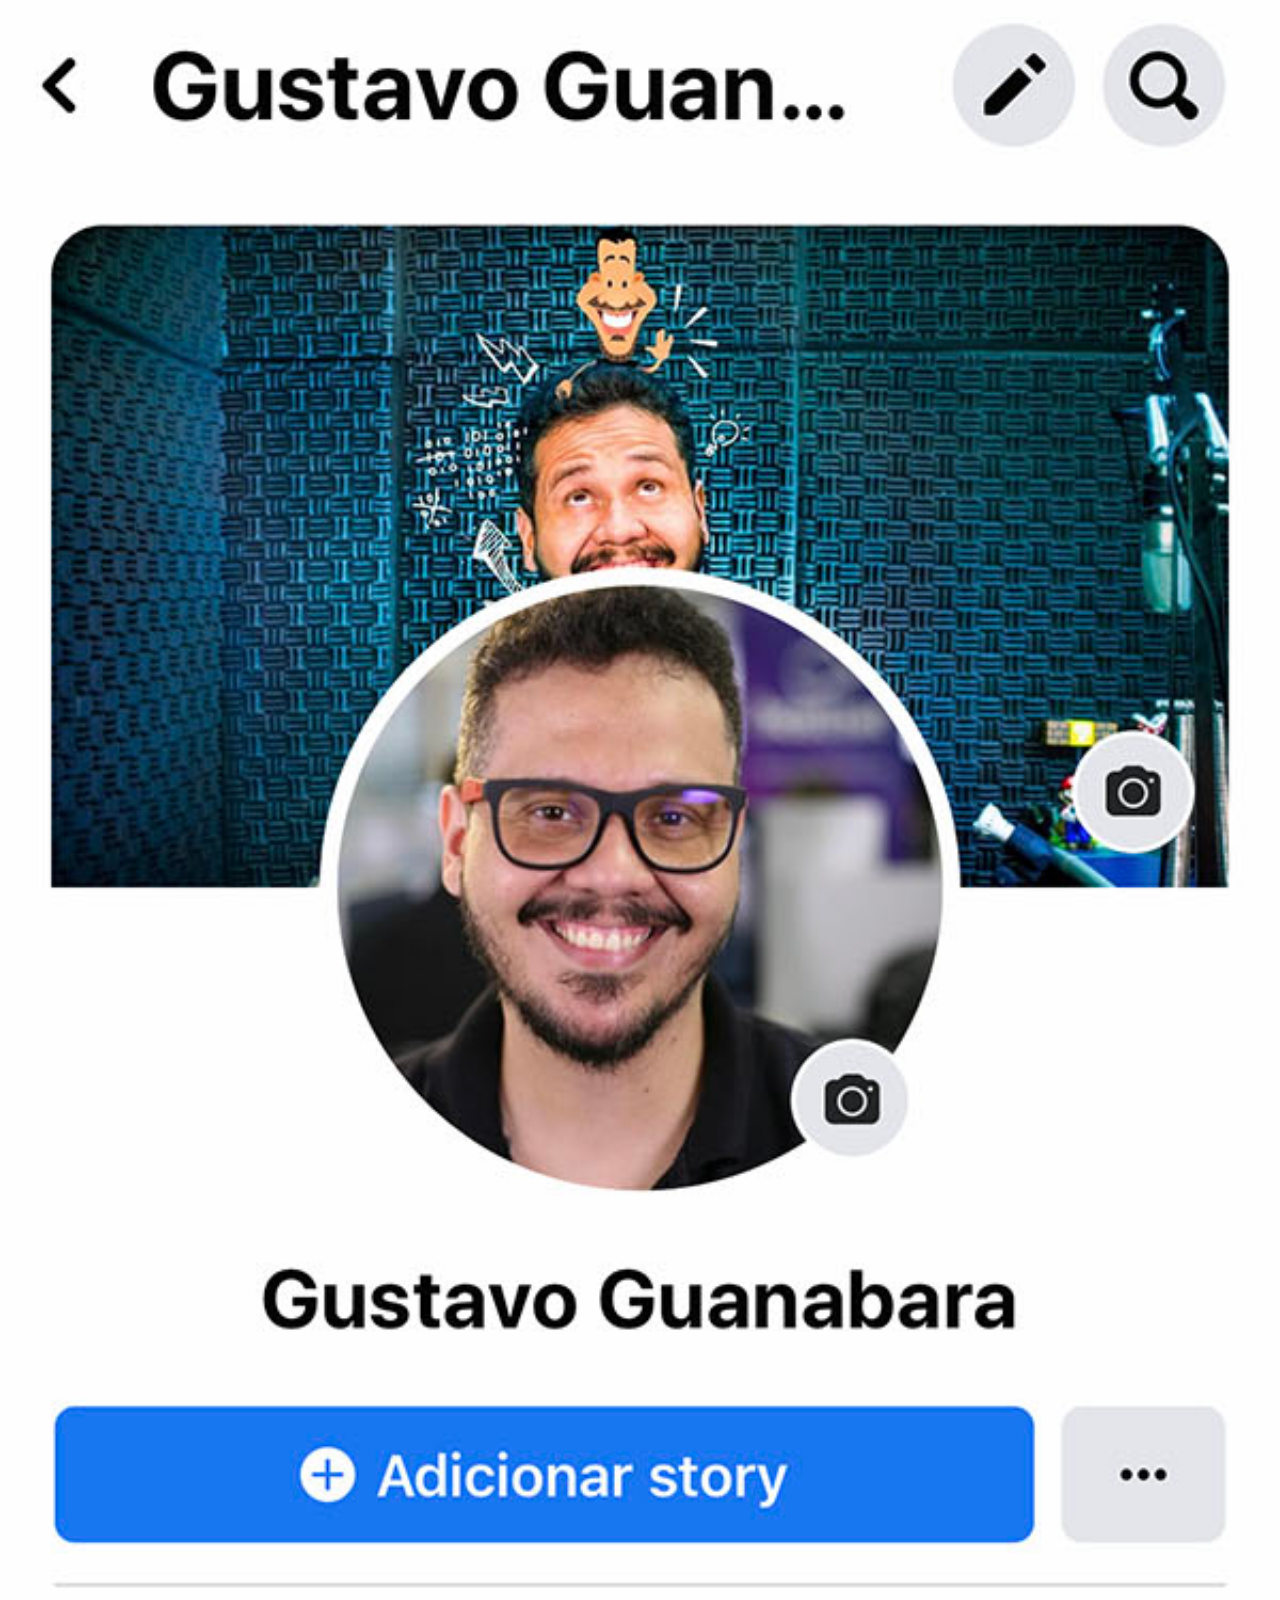
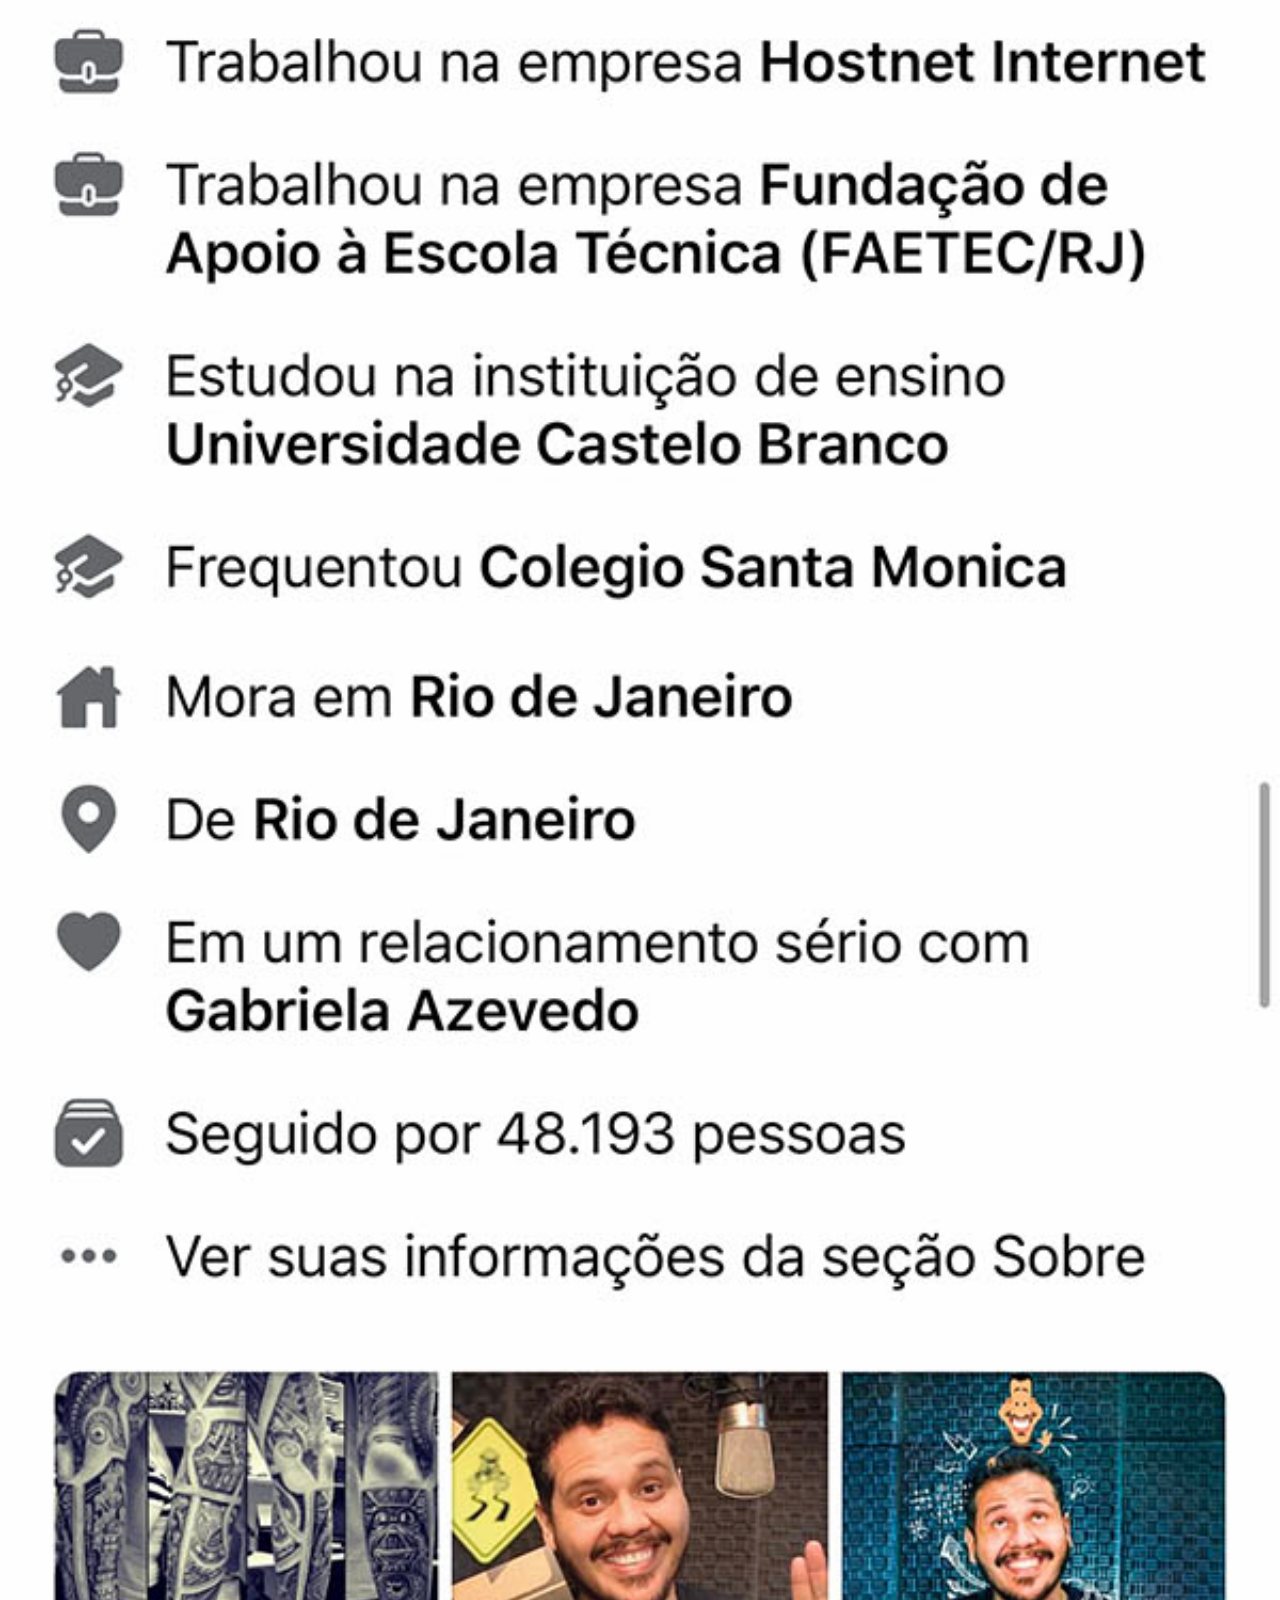
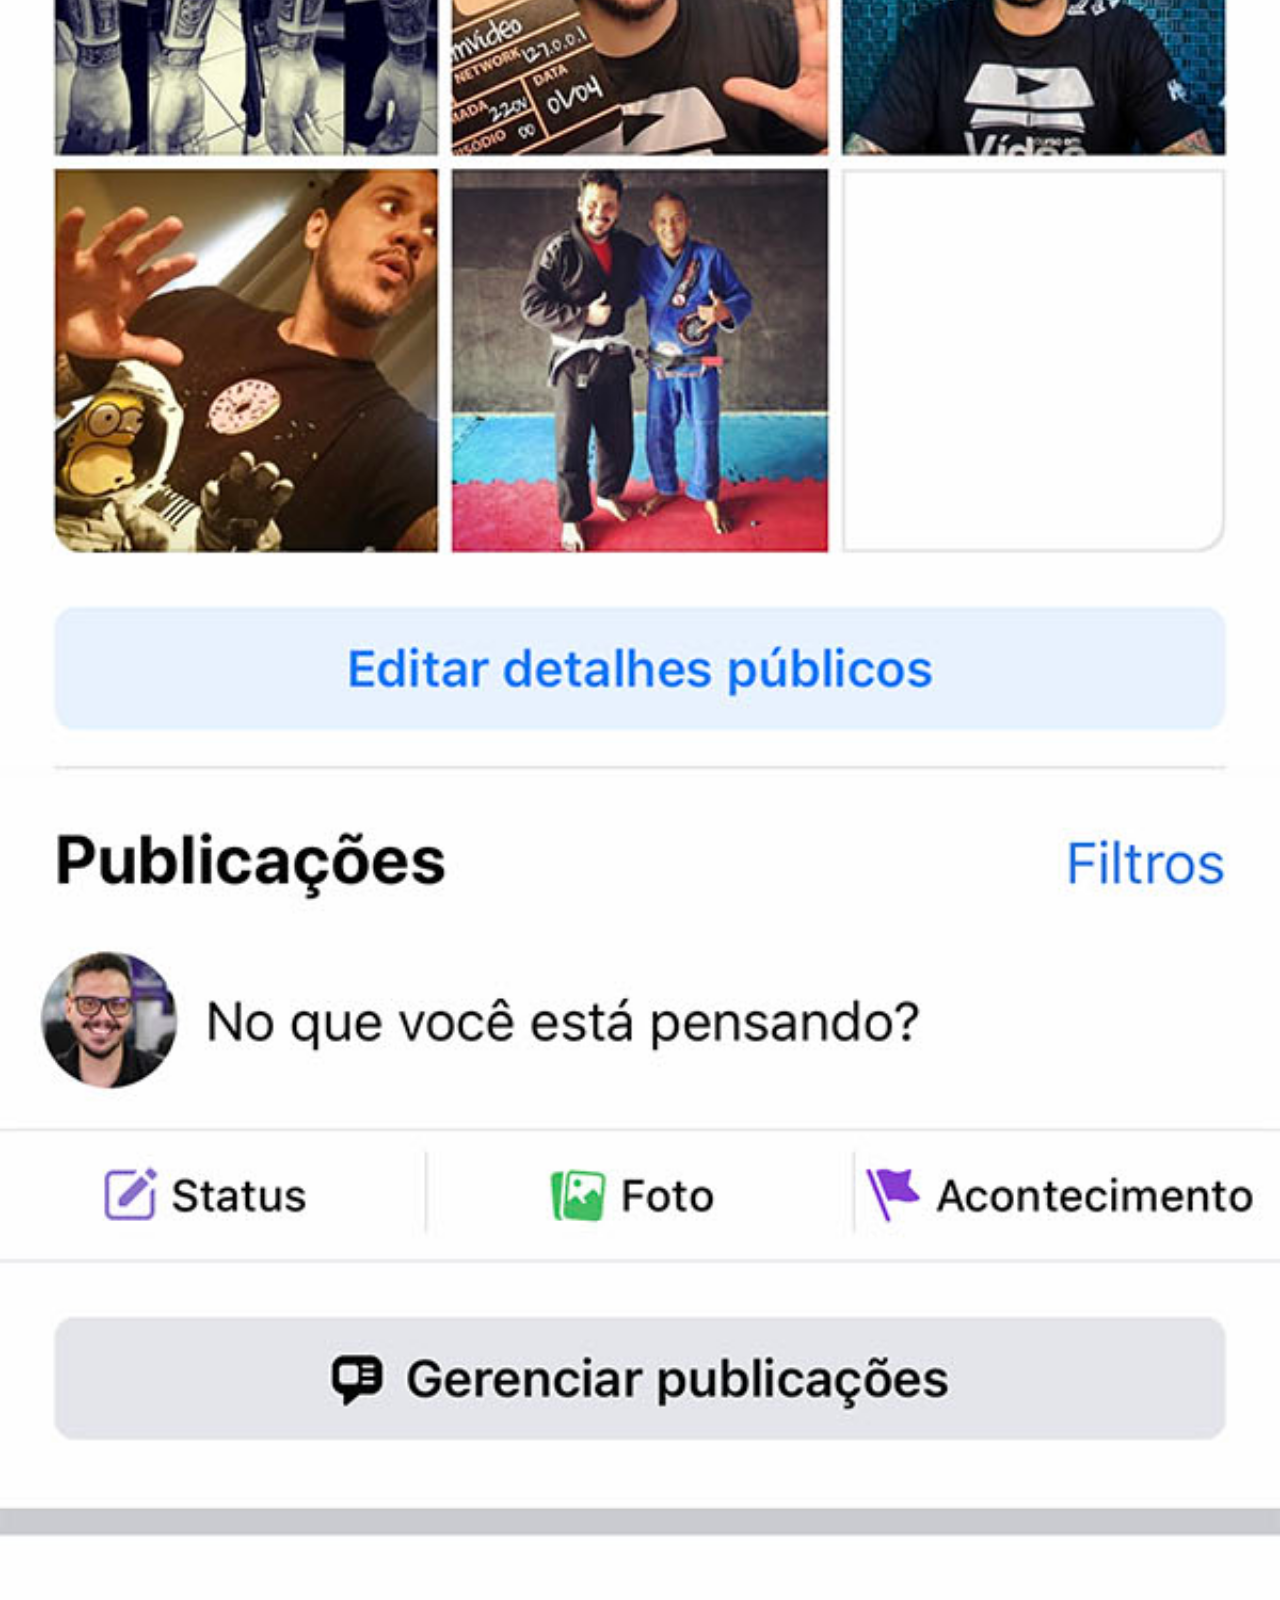
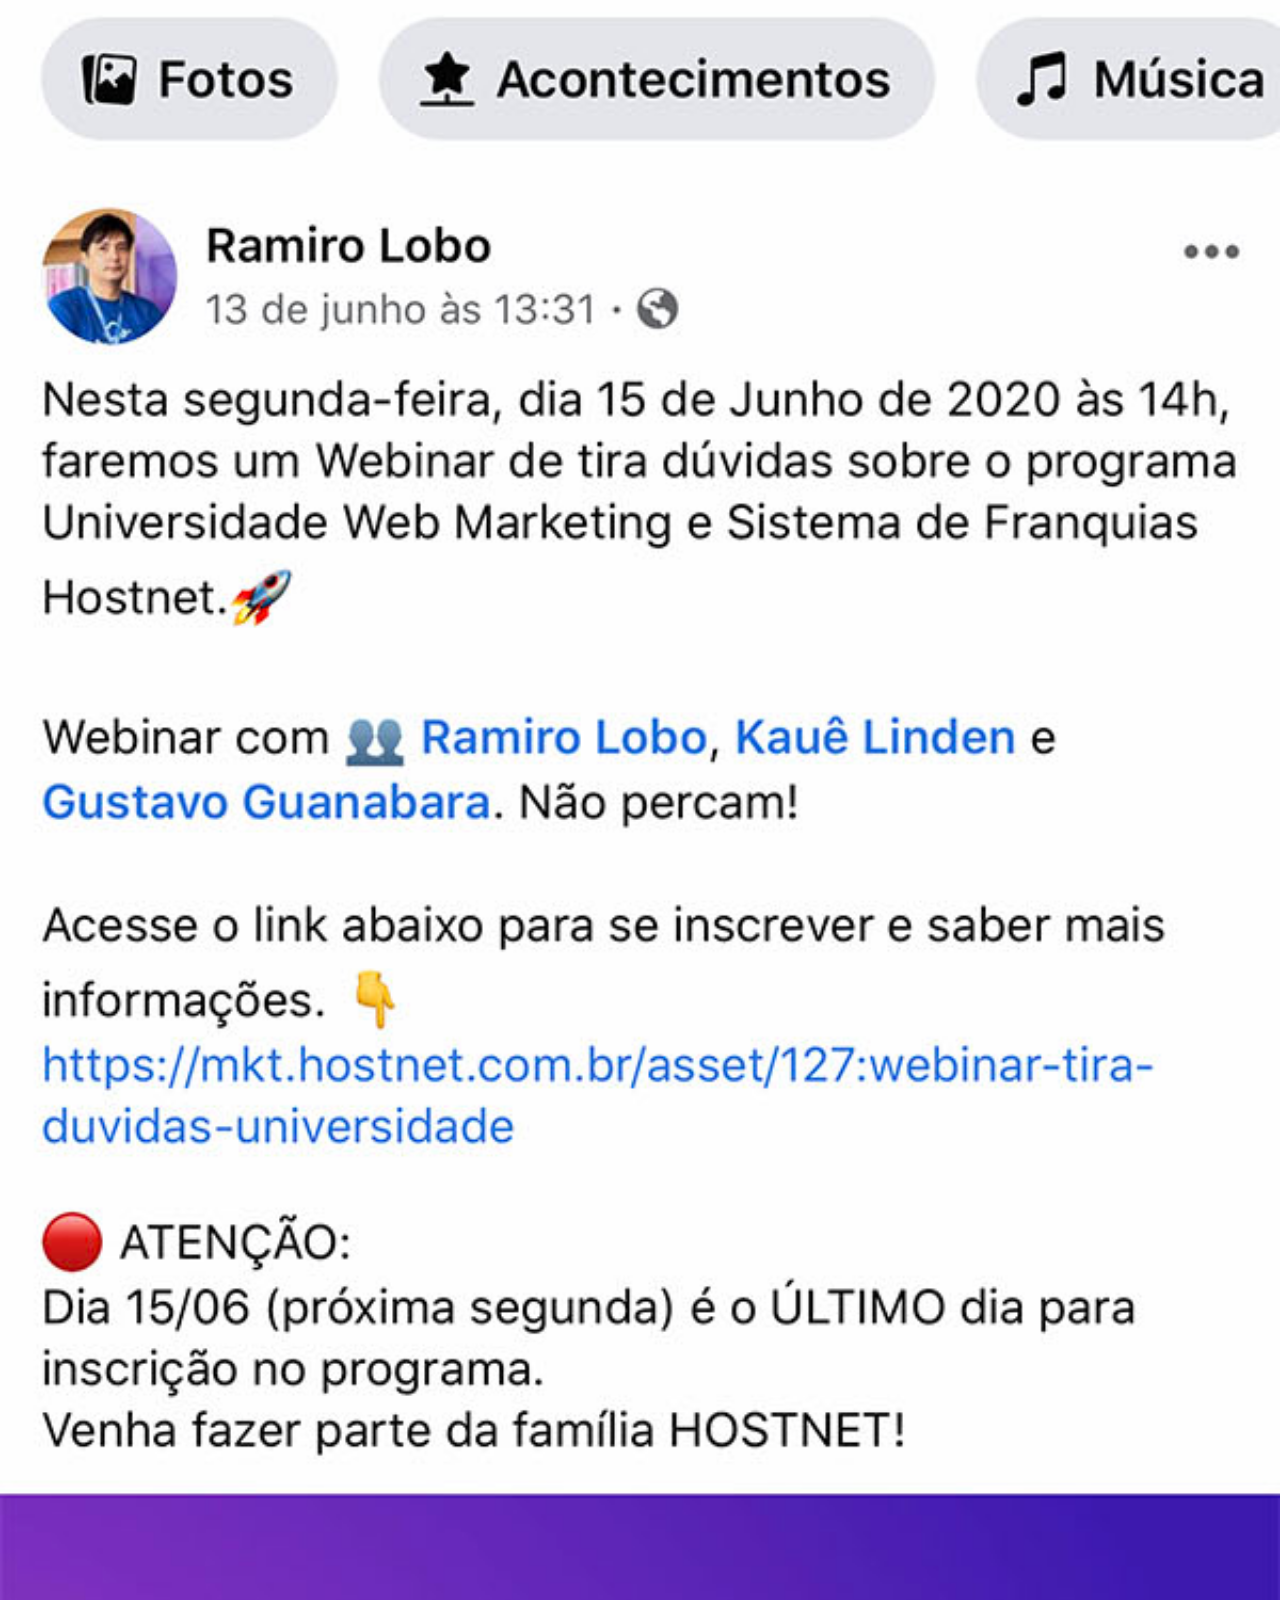
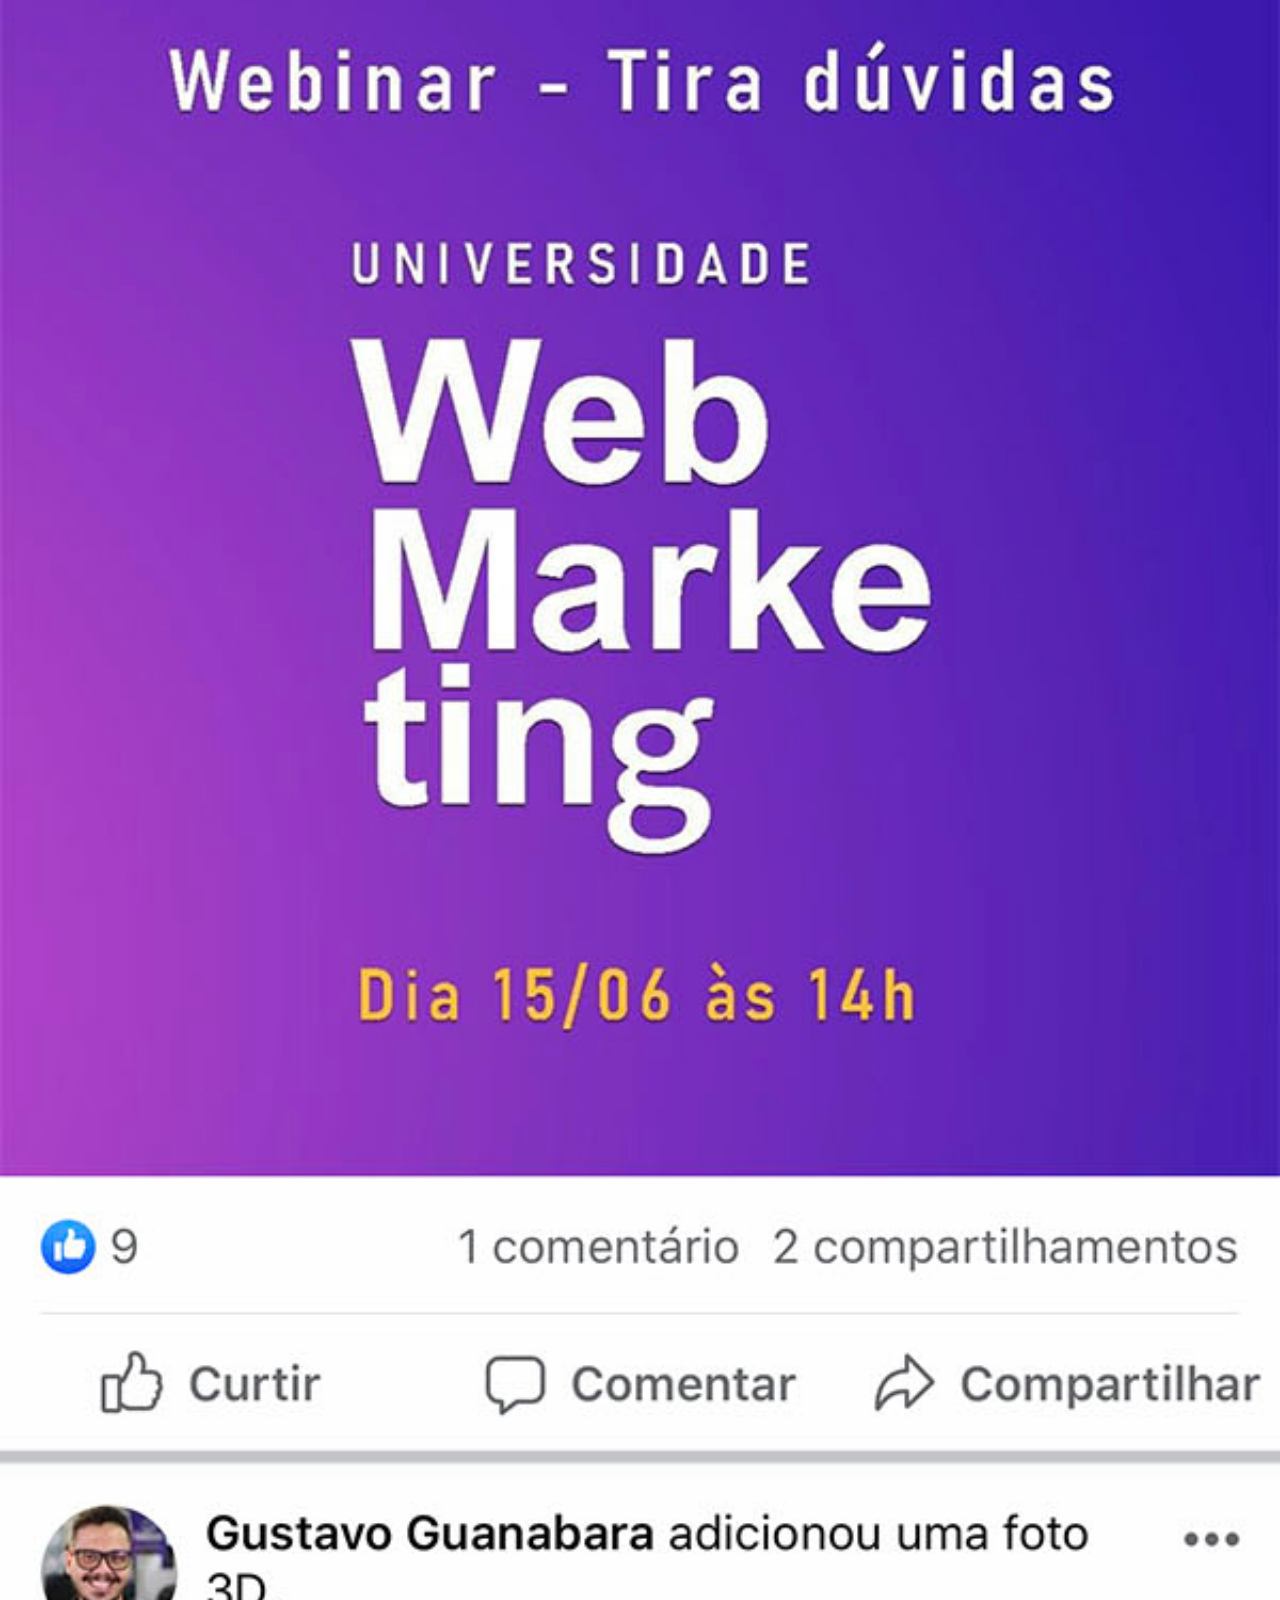
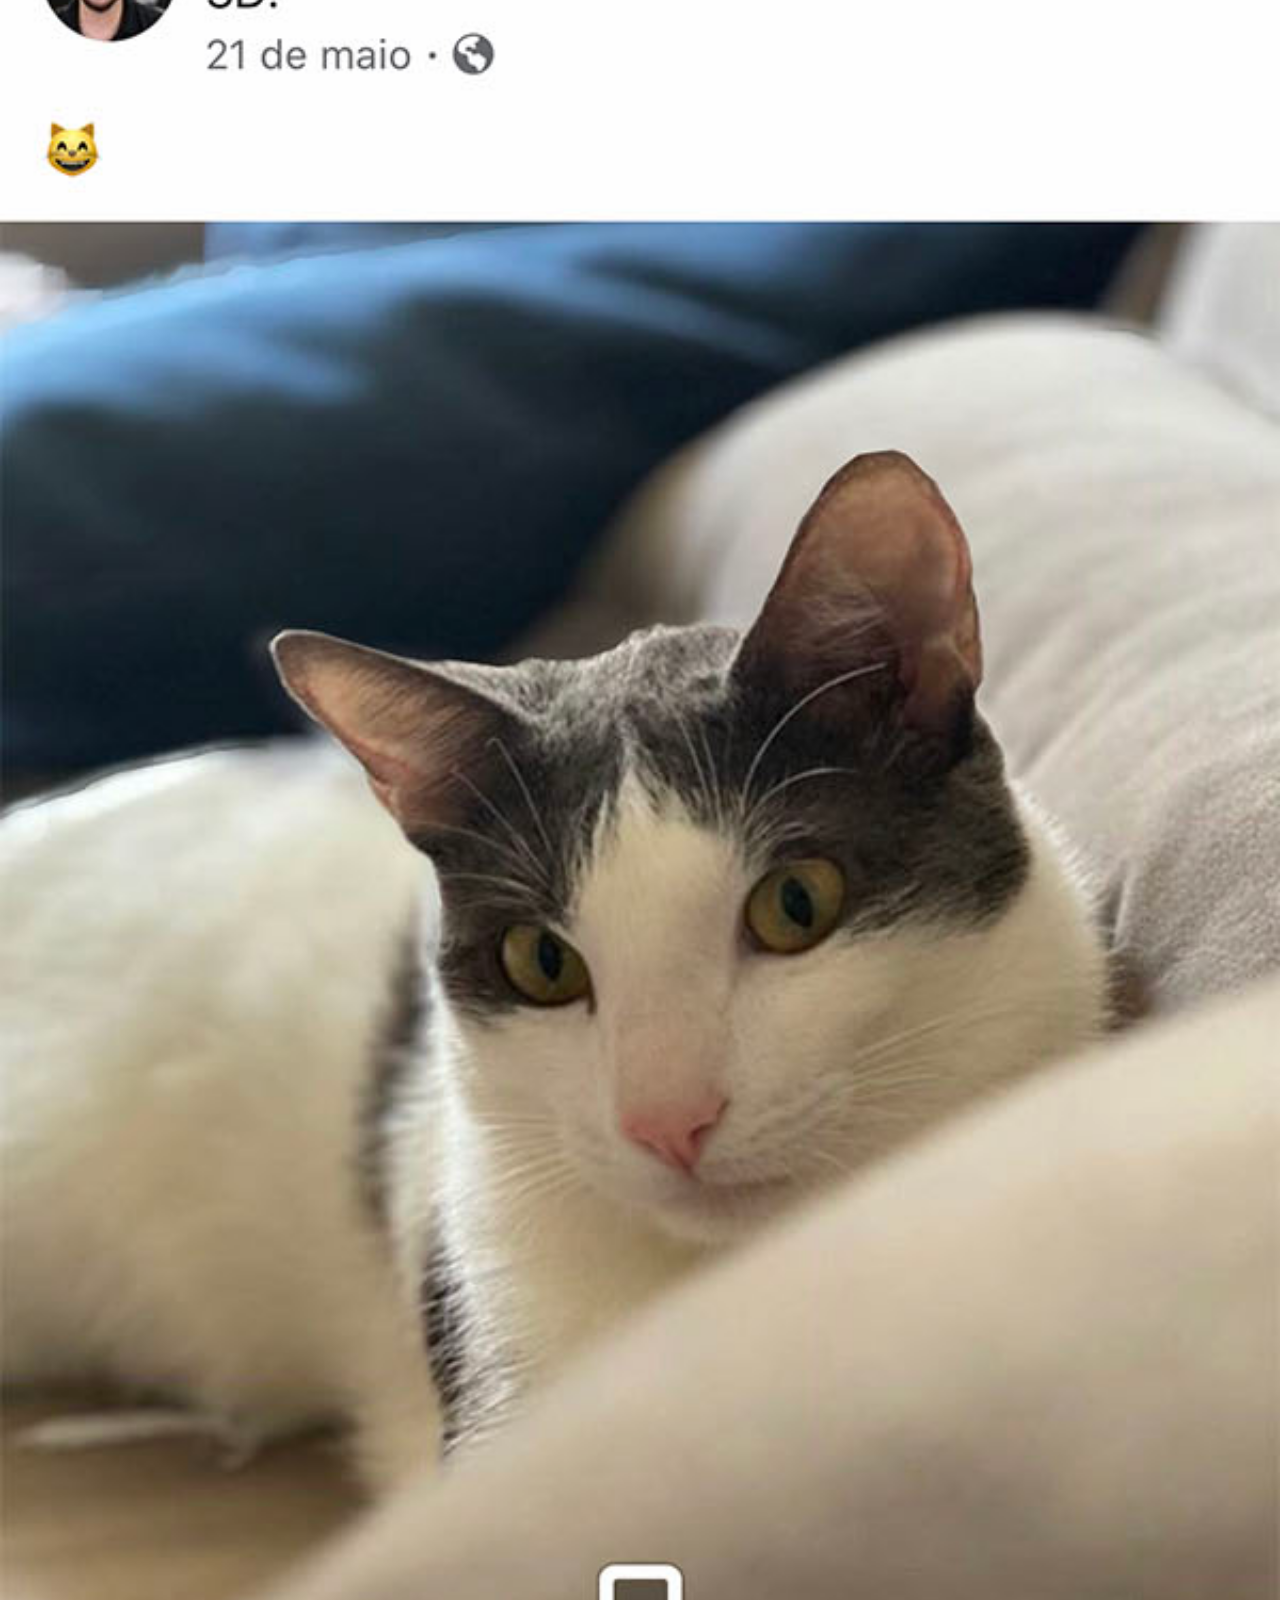
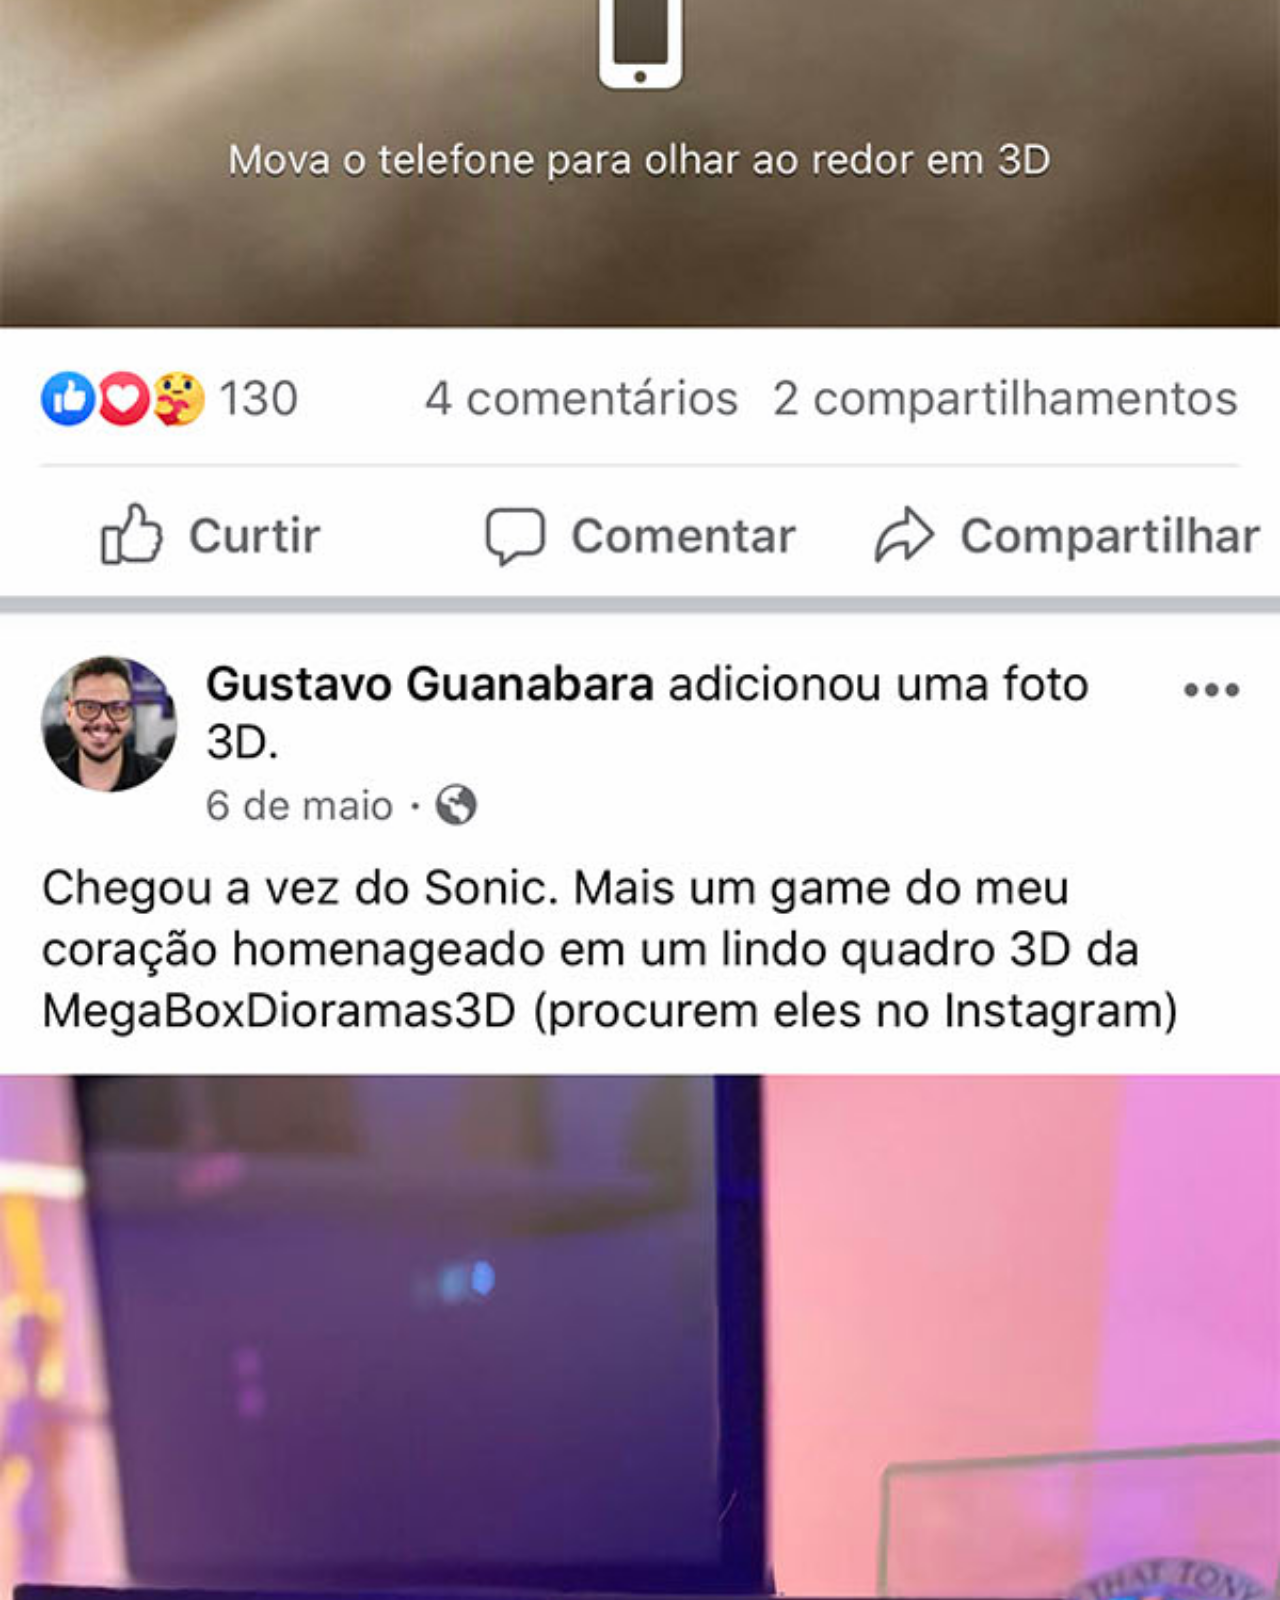
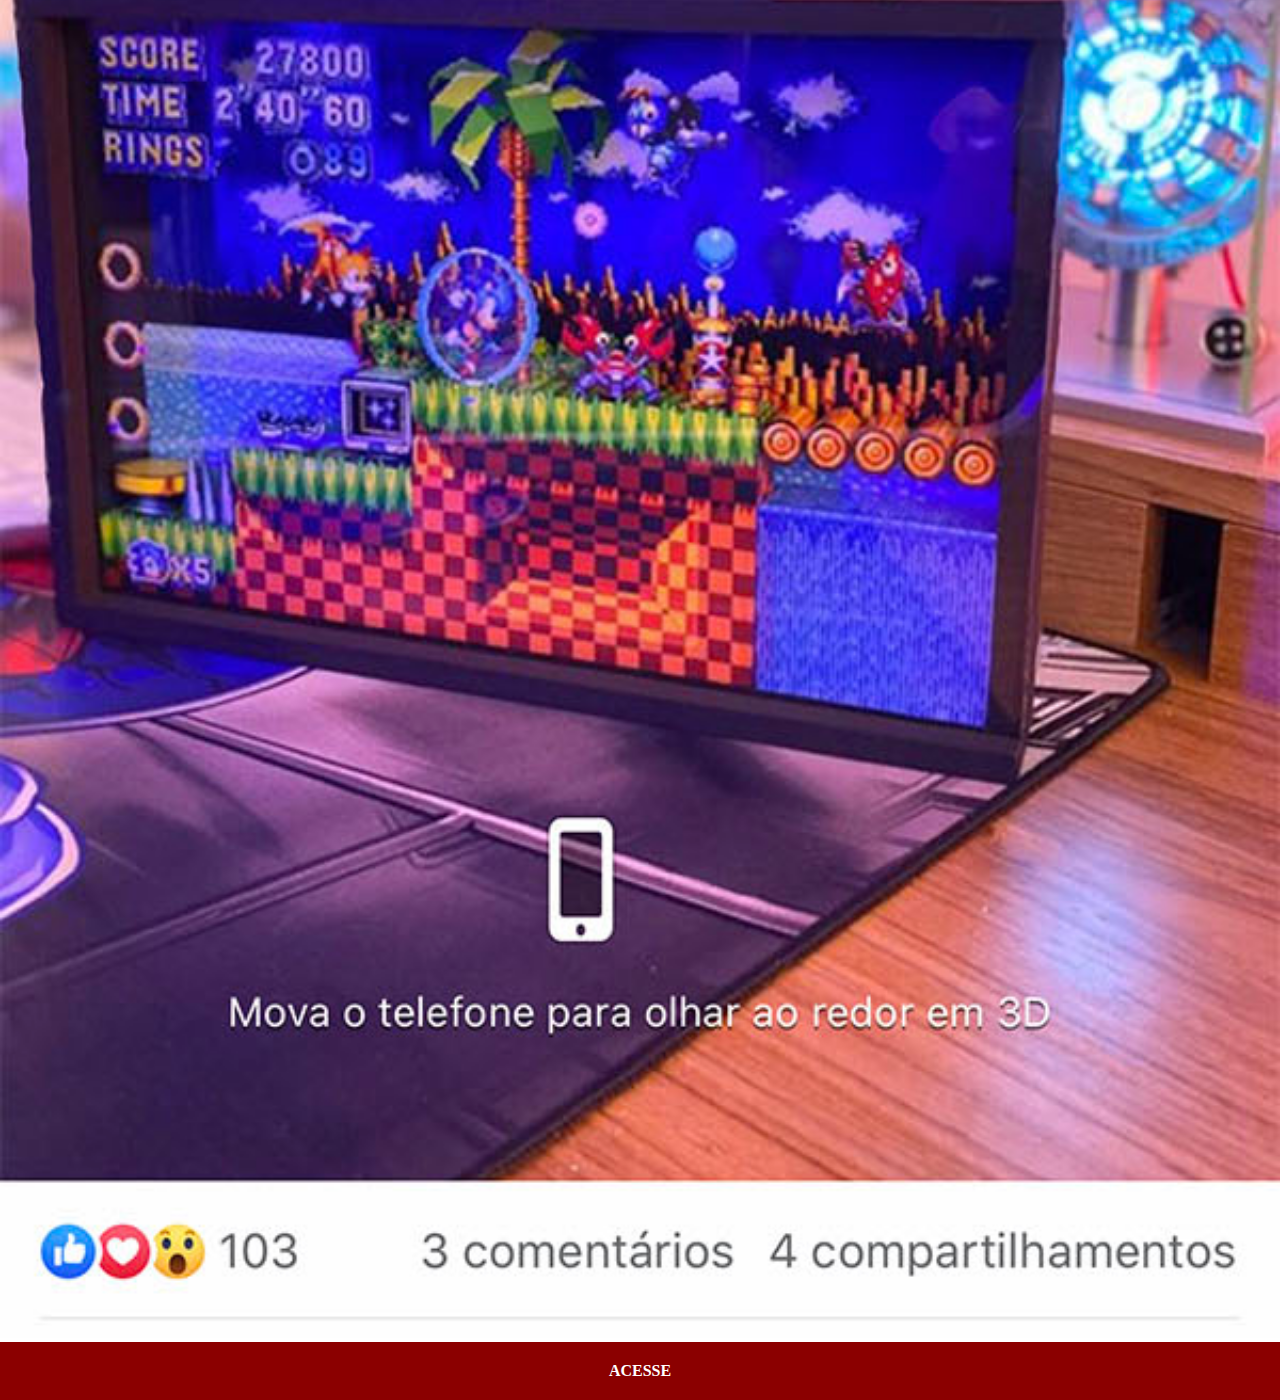
<file: indexs/facebook.html>
<!DOCTYPE html>
<html lang="pt-br">
<head>
    <meta charset="UTF-8">
    <meta name="viewport" content="width=device-width, initial-scale=1.0">
    <link rel="stylesheet" href="../estilos/social.css">
    <title>Facebook</title>
</head>
<body>
    <img src="../imagens/tela-facebook.jpg" alt="tela-facebook">
    <a href="https://web.facebook.com/gustavoguanabara/?locale=pt_BR&_rdc=1&_rdr#" target="_blank">ACESSE</a>
</body>
</html>
</file>
<file: estilos/style.css>
@charset "UTF-8";

* {
    margin: 0px;
    padding: 0px;
    font-family: Arial, Helvetica, sans-serif;
}

html,body {
    height: 100vh;
    width: 100vw;
    background-color: black;
}

body {
    background: black url('../imagens/fundo-madeira.jpg') no-repeat top center fixed;
    background-size: cover;
}

main {
    position: relative;
    height: 100vh;
}

section#telefone {
    position: absolute;
    top: 50%;
    left: 50%;
    transform: translate(-50%,-50%);

    height: 627px;
    width: 311px;
    background-image: url('../imagens/frame-iphone.png');
    background-repeat: no-repeat;
}

iframe#tela {
    position: relative;
    top: 80px;
    left: 23px;
    width: 267px;
    height: 472px;
}

section#redes-sociais {
    text-align: right;
}

section#redes-sociais  img {
    width: 50px;
    margin: 10px;
    border-radius: 50%;
    box-shadow: 2px 2px 5px rgba(0, 0, 0, 0.400);
    box-sizing: border-box;
}

section#redes-sociais img:hover {
    border: 2px solid rgba(255, 255, 255, 0.600);
    transform: translate(-3px,-3px);
    box-shadow: 5px 5px 10px rgba(0, 0, 0, 0.600);
    transition: transform 0.4s, border 0.2s;
}
</file>
<file: estilos/social.css>
@charset "UTF-8";

* {
    margin: 0px;
    padding: 0px;
}

::-webkit-scrollbar {
    width: 0px;
    height: 0px;
}

img {
    width: 100vw;
}

a {
    display: block;
    background-color: darkred;
    padding: 20px;
    color: white;
    text-align: center;
    font-weight: bolder;
    text-decoration: none;
}

a:hover {
    background-color: red;
    transition: 0.25s;
}
</file>
